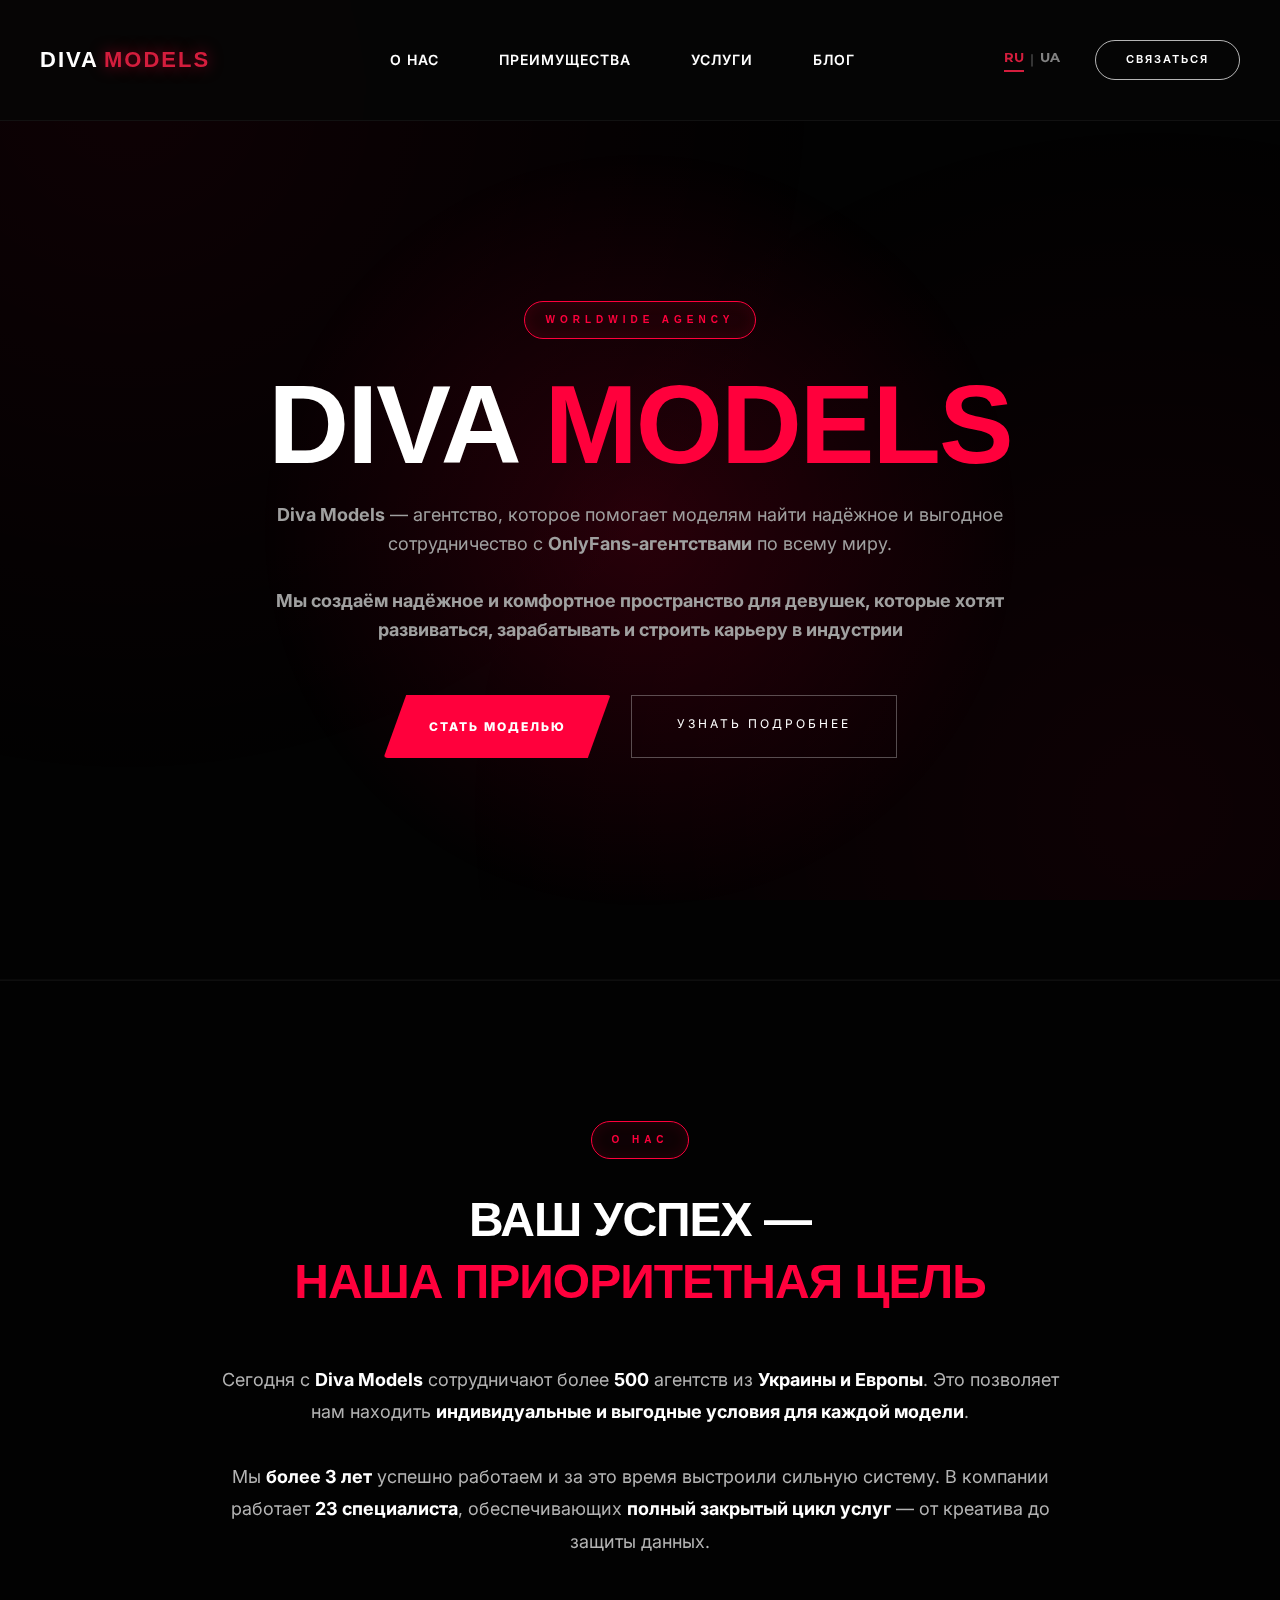
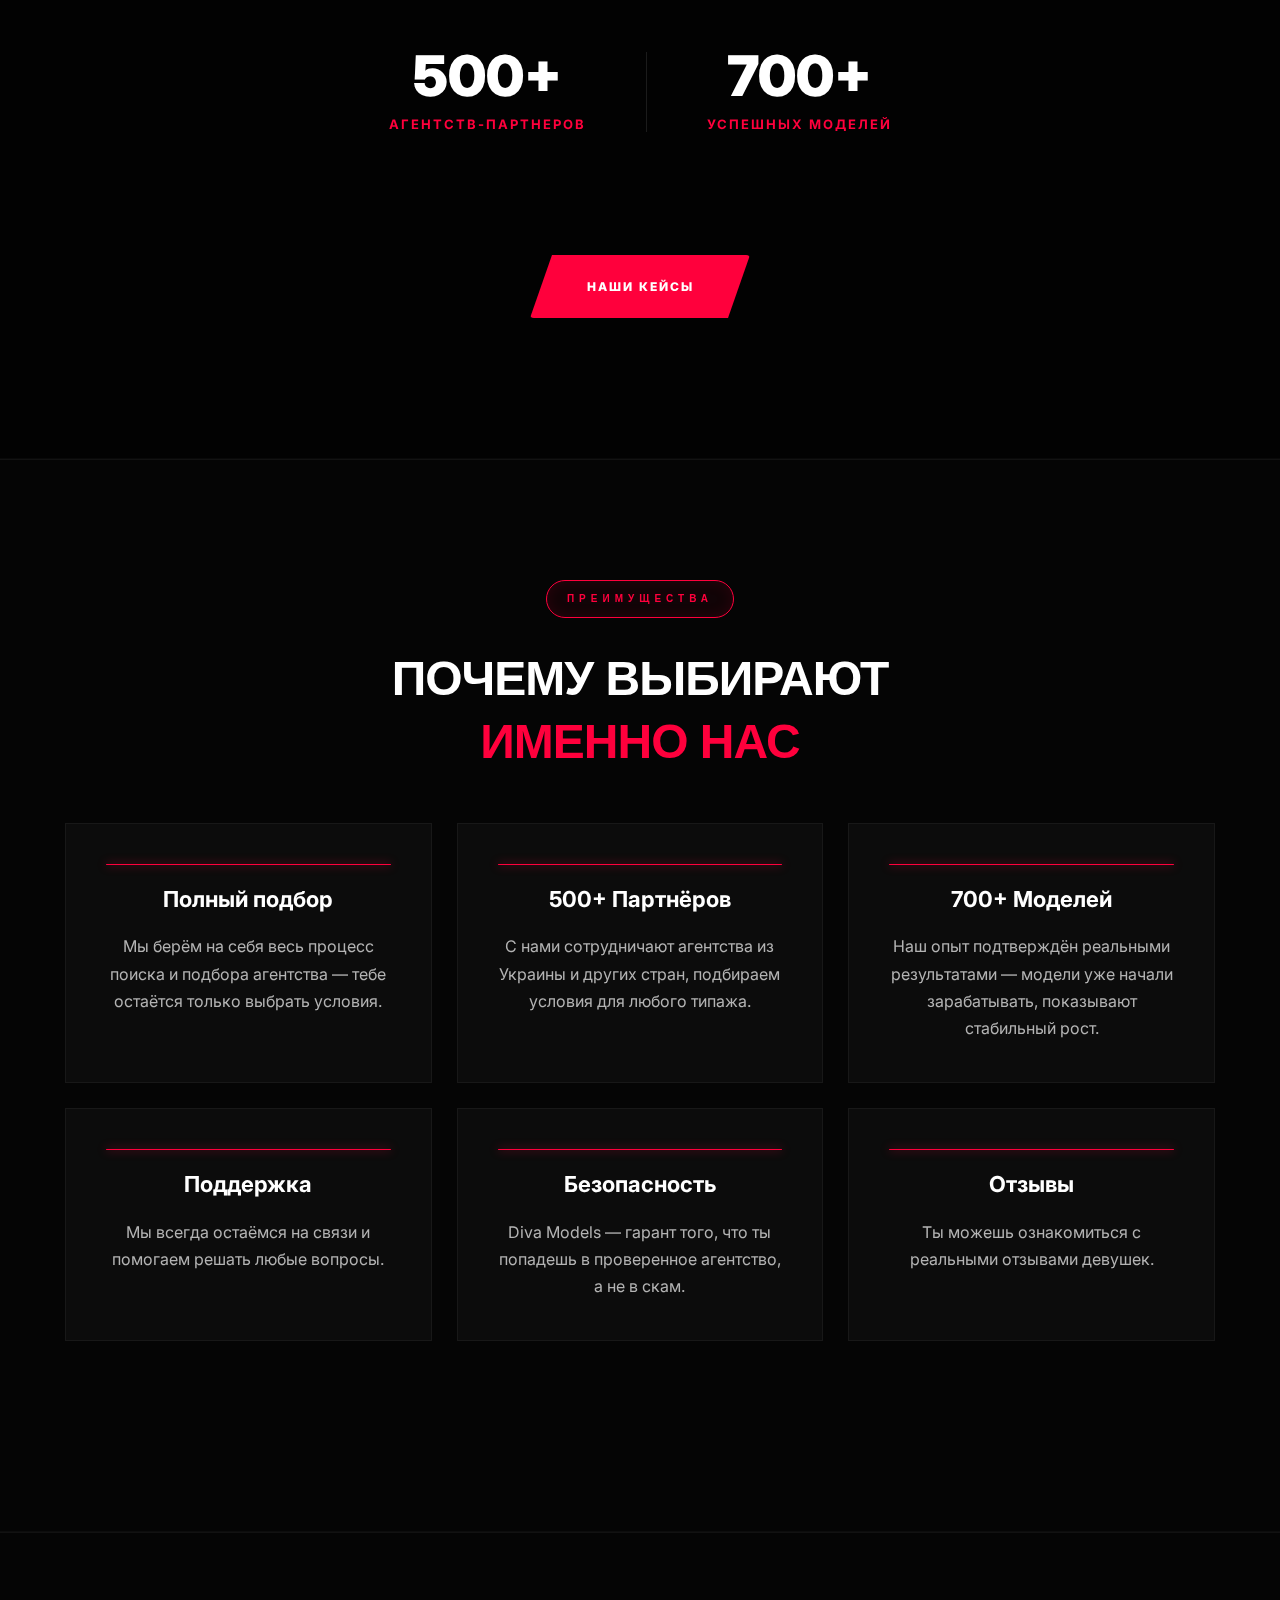
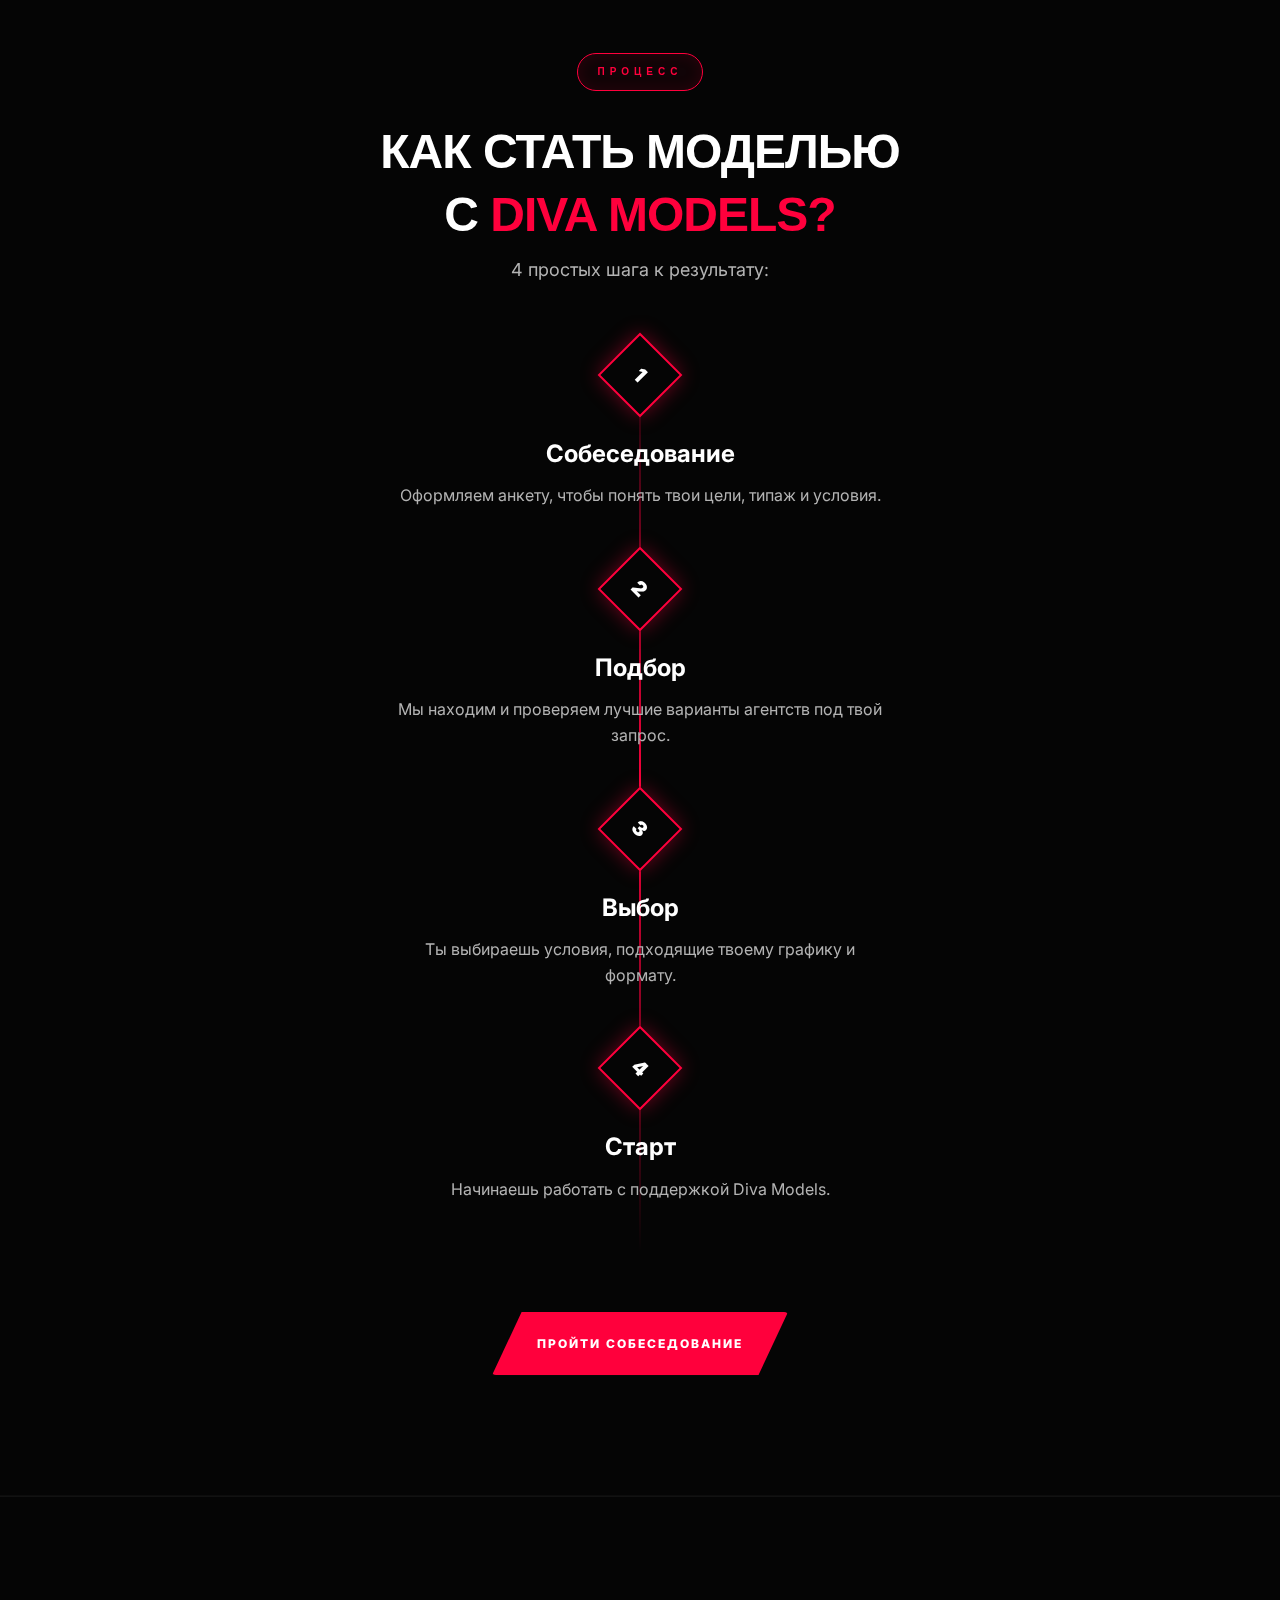
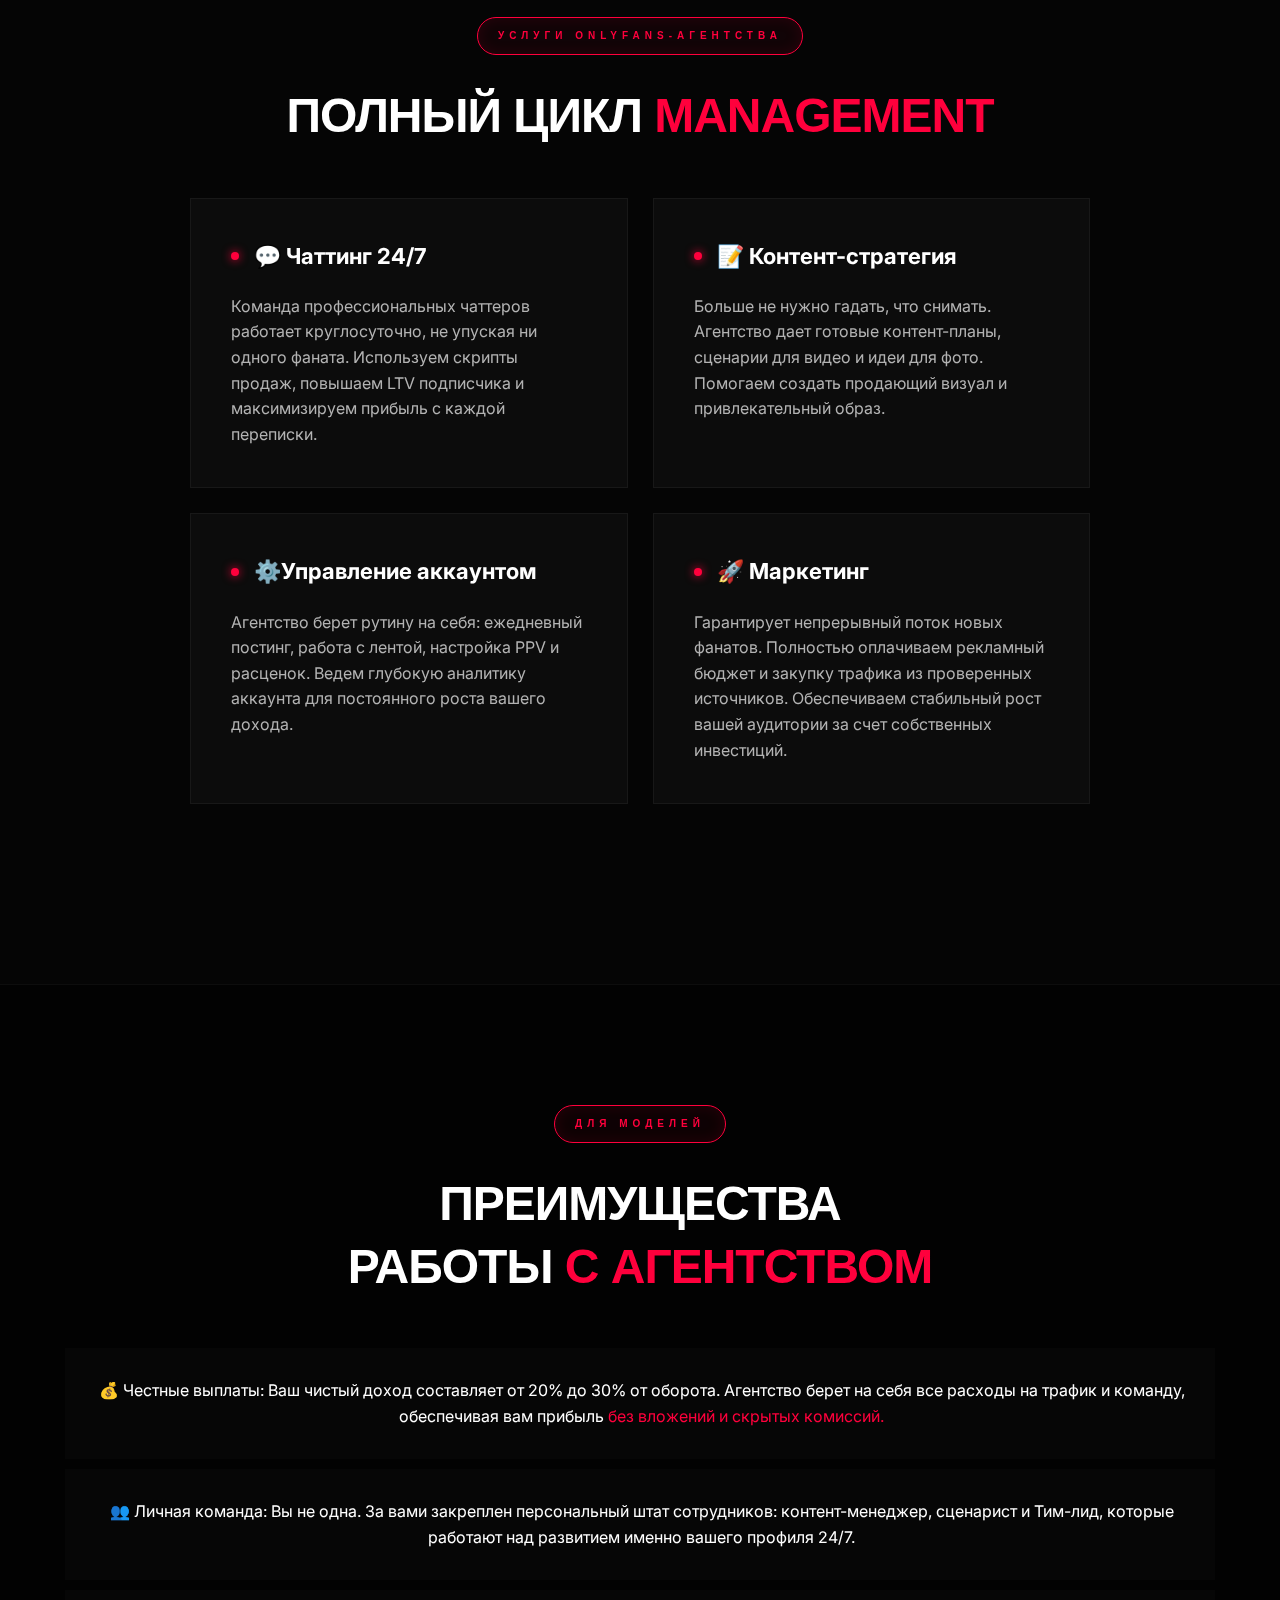
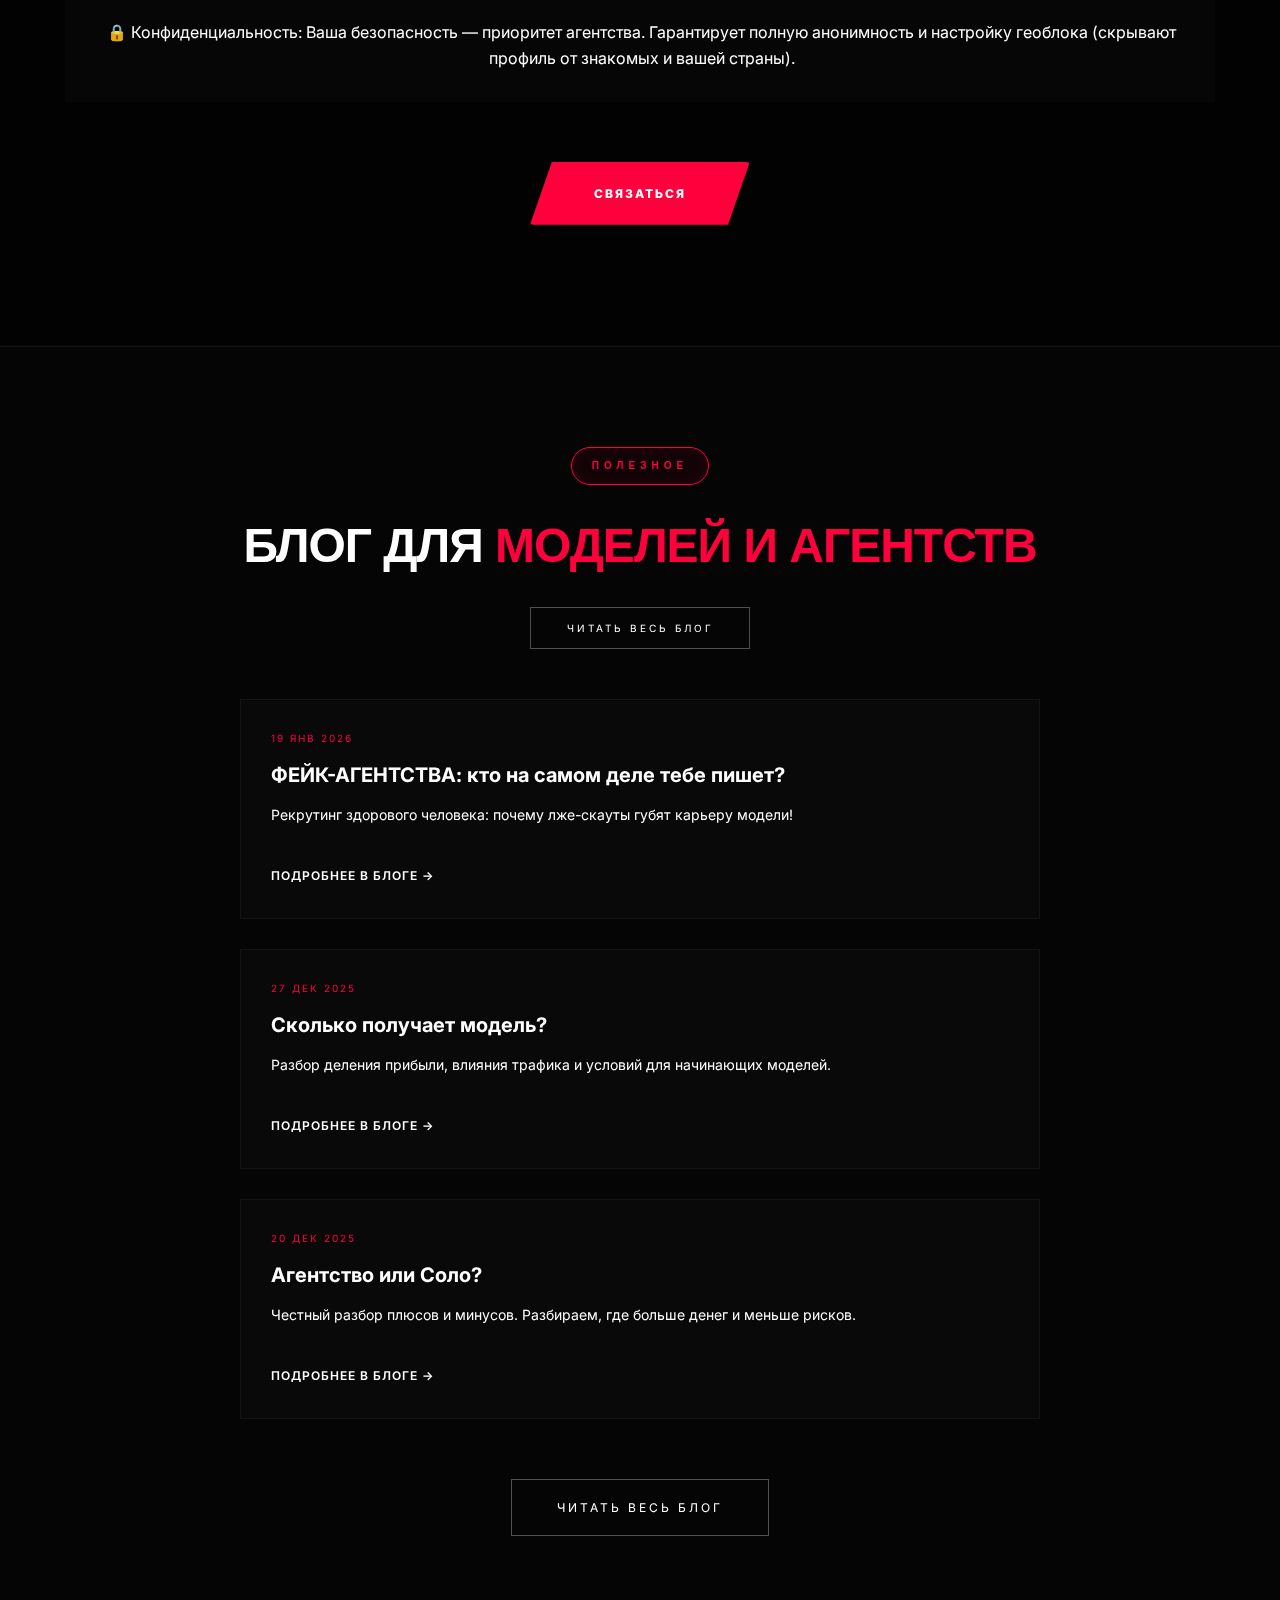
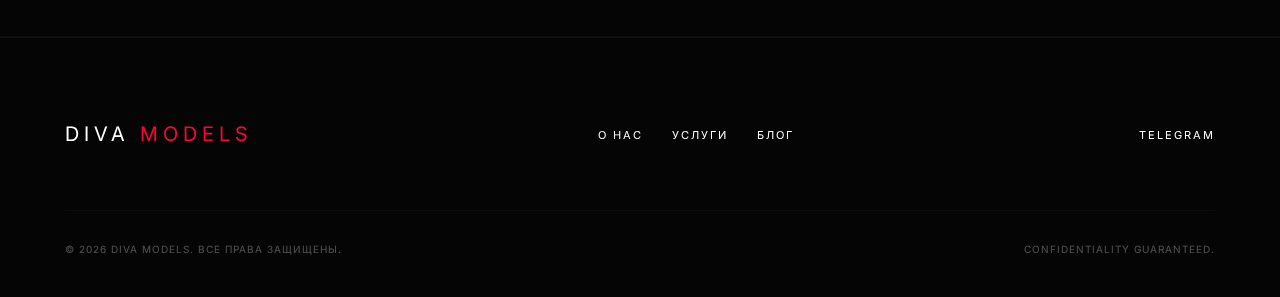
<file: index.html>
<!DOCTYPE html>
<html lang="ru">
<head>
    <meta charset="UTF-8">
    <meta name="viewport" content="width=device-width, initial-scale=1.0">
    <title>DIVA MODELS | Premium Agency</title>
    
    <link rel="icon" href="logo.png" type="image/png">
    <link rel="shortcut icon" href="logo.png" type="image/png">
    <link rel="apple-touch-icon" href="logo.png">

    <meta property="og:type" content="website">
    <meta property="og:site_name" content="DIVA MODELS">
    <meta property="og:title" content="DIVA MODELS | Premium Agency">
    <meta property="og:description" content="Международное агентство. Помогаем моделям найти надёжное сотрудничество.">
    <meta property="og:image" content="logo.png">
    
    <link rel="stylesheet" href="style.css">
    <link href="https://fonts.googleapis.com/css2?family=Montserrat:wght@400;600;700;800;900&family=Syncopate:wght@400;700&family=Inter:wght@300;400;600;800&display=swap" rel="stylesheet">
    
    <style>
        /* --- СТИЛИ ШАПКИ --- */
        header {
            position: fixed;
            top: 0;
            left: 0;
            width: 100%;
            z-index: 1000;
            background: rgba(5, 5, 5, 0.9);
            backdrop-filter: blur(10px);
            border-bottom: 1px solid rgba(255, 255, 255, 0.05);
        }

        .header-content {
            display: flex;
            justify-content: space-between;
            align-items: center;
            padding: 15px 0;
        }

        /* Логотип (Десктоп) */
        .logo {
            font-family: 'Syncopate', sans-serif;
            font-weight: 700;
            font-size: 22px;
            color: #fff;
            letter-spacing: 2px;
            z-index: 2002; 
            position: relative;
            display: flex;       
            align-items: center; 
            gap: 5px;            
        }
        .logo span { color: #d41d3d; }

        /* --- ПРАВАЯ ЧАСТЬ (Язык + Кнопка + Бургер) --- */
        .nav-controls {
            display: flex;
            align-items: center;
            gap: 20px;
            z-index: 2002;
            position: relative;
        }

        /* Переключатель языков */
        .lang-switcher {
            display: flex;
            align-items: center;
            gap: 6px;
            font-family: 'Montserrat', sans-serif;
            font-size: 13px;
            font-weight: 700;
        }

        .lang-btn {
            cursor: pointer;
            transition: all 0.3s ease;
            color: #ffffff;
            opacity: 0.5;
            padding-bottom: 2px;
            border-bottom: 2px solid transparent;
        }

        .lang-btn:hover { opacity: 1; }

        .lang-btn.active {
            opacity: 1 !important;
            color: #d41d3d !important;
            border-bottom: 2px solid #d41d3d;
        }

        .lang-divider { color: #fff; opacity: 0.2; }

        /* --- НАВИГАЦИЯ (Ссылки) --- */
        .main-nav {
            display: flex;
            gap: 30px;
        }

        .main-nav a {
            text-decoration: none;
            color: #fff;
            font-size: 14px;
            text-transform: uppercase;
            letter-spacing: 1px;
            font-weight: 600;
            transition: 0.3s;
        }
        .main-nav a:hover { color: #d41d3d; }

        /* --- БУРГЕР ИКОНКА --- */
        .burger-menu {
            display: none;
            cursor: pointer;
            width: 30px;
            height: 20px;
            position: relative;
        }

        .burger-menu span {
            display: block;
            width: 100%;
            height: 2px;
            background-color: #fff;
            position: absolute;
            transition: 0.3s;
        }

        .burger-menu span:nth-child(1) { top: 0; }
        .burger-menu span:nth-child(2) { top: 9px; }
        .burger-menu span:nth-child(3) { top: 18px; }

        .burger-menu.active span:nth-child(1) { transform: rotate(45deg); top: 9px; background: #d41d3d; }
        .burger-menu.active span:nth-child(2) { opacity: 0; }
        .burger-menu.active span:nth-child(3) { transform: rotate(-45deg); top: 9px; background: #d41d3d; }

        /* --- МОБИЛЬНАЯ АДАПТАЦИЯ --- */
        @media (max-width: 992px) {
            .burger-menu { display: block; } 

            .main-nav {
                position: fixed;
                top: 0;
                left: 0;
                width: 100%;
                height: 100vh;
                background: rgba(5, 5, 5, 0.98);
                backdrop-filter: blur(15px);
                flex-direction: column;
                justify-content: center;
                align-items: center;
                transition: 0.4s ease;
                z-index: 1500;
                gap: 40px;
                opacity: 0;
                pointer-events: none;
            }

            .main-nav.active {
                opacity: 1;
                pointer-events: all;
            }

            .main-nav a {
                font-size: 24px;
                font-weight: 800;
            }

            .logo {
                flex-direction: column;
                align-items: flex-start;
                line-height: 1;
                font-size: 16px !important;
                gap: 2px;
            }
            .logo span {
                display: block;
            }

            .nav-controls {
                gap: 12px;
            }
            
            .btn-pill {
                padding: 8px 15px !important;
                font-size: 10px !important;
                margin-left: 0 !important;
                white-space: nowrap;
            }
        }
    </style>
</head>
<body>

    <header>
        <div class="container header-content">
            <div class="logo">DIVA <span>MODELS</span></div>
            
            <nav class="main-nav" id="mainNav">
                <a href="#about" class="lang" data-ru="О нас" data-ua="Про нас" onclick="closeMenu()">О нас</a>
                <a href="#features" class="lang" data-ru="Преимущества" data-ua="Переваги" onclick="closeMenu()">Преимущества</a>
                <a href="#services" class="lang" data-ru="Услуги" data-ua="Послуги" onclick="closeMenu()">Услуги</a>
                <a href="#blog" class="lang" data-ru="Блог" data-ua="Блог" onclick="closeMenu()">Блог</a>
            </nav>

            <div class="nav-controls">
                
                <div class="lang-switcher">
                    <span class="lang-btn active" id="btn-ru" onclick="setLanguage('ru')">RU</span>
                    <span class="lang-divider">|</span>
                    <span class="lang-btn" id="btn-ua" onclick="setLanguage('ua')">UA</span>
                </div>

                <a href="https://t.me/Diva_ManagerOF" class="btn-pill lang" data-ru="Связаться" data-ua="Зв'язатися" target="_blank">Связаться</a>

                <div class="burger-menu" onclick="toggleMenu()">
                    <span></span>
                    <span></span>
                    <span></span>
                </div>
            </div>
        </div>
    </header>

    <main style="padding-top: 80px;"> 
        <section class="hero" id="hero">
            <div class="container hero-content">
                <div class="label lang" data-ru="WORLDWIDE AGENCY" data-ua="ВСЕСВІТНЯ АГЕНЦІЯ">WORLDWIDE AGENCY</div>
                <h1 class="lang" data-ru="DIVA <span class='text-red'>MODELS</span>" data-ua="DIVA <span class='text-red'>MODELS</span>">
                    DIVA <span class="text-red">MODELS</span>
                </h1>
                <p class="hero-desc lang" 
                   data-ru="<strong>Diva Models</strong> — агентство, которое помогает моделям найти надёжное и выгодное сотрудничество с <strong>OnlyFans-агентствами</strong> по всему миру.<br><br><strong>Мы создаём надёжное и комфортное пространство для девушек, которые хотят развиваться, зарабатывать и строить карьеру в индустрии</strong>"
                   data-ua="<strong>Diva Models</strong> — агенція, яка допомагає моделям знайти надійну та вигідну співпрацю з <strong>OnlyFans-агенціями</strong> по всьому світу.<br><br><strong>Ми створюємо надійний та комфортний простір для дівчат, які прагнуть розвиватися, заробляти та будувати кар'єру в індустрії</strong>">
                    <strong>Diva Models</strong> — агентство, которое помогает моделям найти надёжное и выгодное сотрудничество с <strong>OnlyFans-агентствами</strong> по всему миру.
                </p>
                <div class="buttons">
                    <a href="apply.html" class="btn-primary lang" data-ru="Стать моделью" data-ua="Стати моделлю">Стать моделью</a>
                    <a href="#about" class="btn-outline lang" data-ru="Узнать подробнее" data-ua="Дізнатися більше">Узнать подробнее</a>
                </div>
            </div>
            <div class="red-glow-bg"></div>
        </section>

        <section class="about" id="about">
            <div class="container about-content">
                <div class="label lang" data-ru="О НАС" data-ua="ПРО НАС">О НАС</div>
                <h2 class="section-title lang" 
                    data-ru="ВАШ УСПЕХ — <br><span class='text-red'>НАША ПРИОРИТЕТНАЯ ЦЕЛЬ</span>"
                    data-ua="ВАШ УСПІХ — <br><span class='text-red'>НАША ПРІОРИТЕТНА ЦІЛЬ</span>">
                    ВАШ УСПЕХ — <br><span class="text-red">НАША ПРИОРИТЕТНАЯ ЦЕЛЬ</span>
                </h2>
                
                <p class="about-desc lang" 
                   data-ru="Сегодня с <strong>Diva Models</strong> сотрудничают более <strong>500</strong> агентств из <strong>Украины и Европы</strong>. Это позволяет нам находить <strong>индивидуальные и выгодные условия для каждой модели</strong>.<br><br>Мы <strong>более 3 лет</strong> успешно работаем и за это время выстроили сильную систему. В компании работает <strong>23 специалиста</strong>, обеспечивающих <strong>полный закрытый цикл услуг</strong> — от креатива до защиты данных."
                   data-ua="Сьогодні з <strong>Diva Models</strong> співпрацюють понад <strong>500</strong> агенцій з <strong>України та Європи</strong>. Це дозволяє нам знаходити <strong>індивідуальні та вигідні умови для кожної моделі</strong>.<br><br>Ми <strong>понад 3 роки</strong> успішно працюємо і за цей час вибудували потужну систему. У компанії працює <strong>23 фахівці</strong>, що забезпечують <strong>повний закритий цикл послуг</strong> — від креативу до захисту даних.">
                    Сегодня с Diva Models сотрудничают более 500 агентств...
                </p>

                <div class="about-stats">
                    <div class="stat-item">
                        <span class="stat-number">500+</span>
                        <span class="stat-text lang" data-ru="Агентств-партнеров" data-ua="Агенцій-партнерів">Агентств-партнеров</span>
                    </div>
                    <div class="stat-sep"></div>
                    <div class="stat-item">
                        <span class="stat-number">700+</span>
                        <span class="stat-text lang" data-ru="Успешных моделей" data-ua="Успішних моделей">Успешных моделей</span>
                    </div>
                </div>

                <div class="benefits-cta">
                    <div class="double-buttons">
                        <a href="https://t.me/divareviewsss" class="btn-primary lang" data-ru="Наши кейсы" data-ua="Наші кейси" target="_blank">Наши кейсы</a>       
                    </div>
            </div>
        </section>

        <section class="features" id="features">
            <div class="container">
                <div class="label lang" data-ru="ПРЕИМУЩЕСТВА" data-ua="ПЕРЕВАГИ">ПРЕИМУЩЕСТВА</div>
                <h2 class="section-title lang" 
                    data-ru="ПОЧЕМУ ВЫБИРАЮТ <br><span class='text-red'>ИМЕННО НАС</span>"
                    data-ua="ЧОМУ ОБИРАЮТЬ <br><span class='text-red'>САМЕ НАС</span>">
                    ПОЧЕМУ ВЫБИРАЮТ <br><span class="text-red">ИМЕННО НАС</span>
                </h2>

                <div class="features-grid">
                    <div class="feature-card">
                        <div class="card-line"></div>
                        <h3 class="lang" data-ru="Полный подбор" data-ua="Повний підбір">Полный подбор</h3>
                        <p class="lang" data-ru="Мы берём на себя весь процесс поиска и подбора агентства — тебе остаётся только выбрать условия." data-ua="Ми беремо на себе весь процес пошуку та підбору агенції — тобі залишається лише обрати умови.">Мы берём на себя весь процесс поиска...</p>
                    </div>
                    <div class="feature-card">
                        <div class="card-line"></div>
                        <h3 class="lang" data-ru="500+ Партнёров" data-ua="500+ Партнерів">500+ Партнёров</h3>
                        <p class="lang" data-ru="С нами сотрудничают агентства из Украины и других стран, подбираем условия для любого типажа." data-ua="З нами співпрацюють агенції з України та інших країн, підбираємо умови для будь-якого типажу.">С нами сотрудничают агентства...</p>
                    </div>
                    <div class="feature-card">
                        <div class="card-line"></div>
                        <h3 class="lang" data-ru="700+ Моделей" data-ua="700+ Моделей">700+ Моделей</h3>
                        <p class="lang" data-ru="Наш опыт подтверждён реальными результатами — модели уже начали зарабатывать, показывают стабильный рост." data-ua="Наш досвід підтверджений реальними результатами — моделі вже почали заробляти, демонструють стабільне зростання.">Наш опыт подтверждён реальными результатами...</p>
                    </div>
                    <div class="feature-card">
                        <div class="card-line"></div>
                        <h3 class="lang" data-ru="Поддержка" data-ua="Підтримка">Поддержка</h3>
                        <p class="lang" data-ru="Мы всегда остаёмся на связи и помогаем решать любые вопросы." data-ua="Ми завжди залишаємося на зв'язку та допомагаємо вирішувати будь-які питання.">Мы всегда остаёмся на связи...</p>
                    </div>
                    <div class="feature-card">
                        <div class="card-line"></div>
                        <h3 class="lang" data-ru="Безопасность" data-ua="Безпека">Безопасность</h3>
                        <p class="lang" data-ru="Diva Models — гарант того, что ты попадешь в проверенное агентство, а не в скам." data-ua="Diva Models — гарант того, що ти потрапиш до перевіреної агенції, а не до скаму.">Diva Models — гарант безопасности...</p>
                    </div>
                    <div class="feature-card">
                        <div class="card-line"></div>
                        <h3 class="lang" data-ru="Отзывы" data-ua="Відгуки">Отзывы</h3>
                        <p class="lang" data-ru="Ты можешь ознакомиться с реальными отзывами девушек." data-ua="Ти можеш ознайомитись із реальними відгуками дівчат.">Ты можешь ознакомиться с реальными отзывами...</p>
                    </div>
                </div>
            </div>
        </section>

        <section class="steps" id="steps">
            <div class="container">
                <div class="label lang" data-ru="ПРОЦЕСС" data-ua="ПРОЦЕС">ПРОЦЕСС</div>
                <h2 class="section-title lang" 
                    data-ru="КАК СТАТЬ МОДЕЛЬЮ <br>С <span class='text-red'>DIVA MODELS?</span>"
                    data-ua="ЯК СТАТИ МОДЕЛЛЮ <br>З <span class='text-red'>DIVA MODELS?</span>">
                    КАК СТАТЬ МОДЕЛЬЮ <br>С <span class="text-red">DIVA MODELS?</span>
                </h2>
                
                <p class="steps-intro lang" data-ru="4 простых шага к результату:" data-ua="4 прості кроки до результату:">4 простых шага к результату:</p>

                <div class="steps-container">
                    <div class="step-item">
                        <div class="step-circle">1</div>
                        <div class="step-info">
                            <h3 class="lang" data-ru="Собеседование" data-ua="Співбесіда">Собеседование</h3>
                            <p class="lang" data-ru="Оформляем анкету, чтобы понять твои цели, типаж и условия." data-ua="Оформляємо анкету, щоб зрозуміти твої цілі, типаж та умови.">Оформляем анкету...</p>
                        </div>
                    </div>
                    <div class="step-item">
                        <div class="step-circle">2</div>
                        <div class="step-info">
                            <h3 class="lang" data-ru="Подбор" data-ua="Підбір">Подбор</h3>
                            <p class="lang" data-ru="Мы находим и проверяем лучшие варианты агентств под твой запрос." data-ua="Ми знаходимо та перевіряємо найкращі варіанти агенцій під твій запит.">Мы находим лучшие варианты...</p>
                        </div>
                    </div>
                    <div class="step-item">
                        <div class="step-circle">3</div>
                        <div class="step-info">
                            <h3 class="lang" data-ru="Выбор" data-ua="Вибір">Выбор</h3>
                            <p class="lang" data-ru="Ты выбираешь условия, подходящие твоему графику и формату." data-ua="Ти обираєш умови, що підходять твоєму графіку та формату.">Ты выбираешь условия...</p>
                        </div>
                    </div>
                    <div class="step-item">
                        <div class="step-circle">4</div>
                        <div class="step-info">
                            <h3 class="lang" data-ru="Старт" data-ua="Старт">Старт</h3>
                            <p class="lang" data-ru="Начинаешь работать с поддержкой Diva Models." data-ua="Починаєш працювати з підтримкою Diva Models.">Начинаешь работать...</p>
                        </div>
                    </div>
                </div>
                
                <div class="steps-cta">
                    <a href="https://t.me/Diva_ManagerOF" class="btn-primary lang" data-ru="Пройти собеседование" data-ua="Пройти співбесіду" target="_blank">Пройти собеседование</a>
                </div>
            </div>
        </section>

        <section class="services" id="services">
            <div class="container">
                <div class="label lang" data-ru="УСЛУГИ ONLYFANS-АГЕНТСТВА" data-ua="ПОСЛУГИ ONLYFANS-АГЕНЦІЇ">УСЛУГИ ONLYFANS-АГЕНТСТВА</div>
                <h2 class="section-title lang" 
                    data-ru="ПОЛНЫЙ ЦИКЛ <span class='text-red'>MANAGEMENT</span>"
                    data-ua="ПОВНИЙ ЦИКЛ <span class='text-red'>MANAGEMENT</span>">
                    ПОЛНЫЙ ЦИКЛ <span class="text-red">MANAGEMENT</span>
                </h2>

                <div class="services-list">
                    <div class="service-item">
                        <div class="service-header"><span class="service-dot"></span><h3 class="lang" data-ru="💬 Чаттинг 24/7" data-ua="💬 Чаттинг 24/7">Чаттинг 24/7</h3></div>
                        <p class="lang" data-ru="Команда профессиональных чаттеров работает круглосуточно, не упуская ни одного фаната. Используем скрипты продаж, повышаем LTV подписчика и максимизируем прибыль с каждой переписки." data-ua="Команда професійних чаттерів працює цілодобово, не пропускаючи жодного фаната. Використовуємо скрипти продажів, підвищуємо LTV підписника і максимізуємо прибуток з кожного листування.">Команда профессиональных чаттеров...</p>
                    </div>
                    <div class="service-item">
                        <div class="service-header"><span class="service-dot"></span><h3 class="lang" data-ru="📝 Контент-стратегия" data-ua="📝Контент-стратегія">Контент-стратегия</h3></div>
                        <p class="lang" data-ru="Больше не нужно гадать, что снимать. Агентство дает готовые контент-планы, сценарии для видео и идеи для фото. Помогаем создать продающий визуал и привлекательный образ." data-ua="Більше не потрібно гадати, що знімати. Агентство надає готові контент-плани, сценарії для відео та ідеї для фото. Допомагаємо створити візуал, що продає, та привабливий образ.">Планирование публикаций...</p>
                    </div>
                    <div class="service-item">
                        <div class="service-header"><span class="service-dot"></span><h3 class="lang" data-ru="⚙️Управление аккаунтом" data-ua="⚙️Управління акаунтом"> ⚙️Управление аккаунтом</h3></div>
                        <p class="lang" data-ru="Агентство берет рутину на себя: ежедневный постинг, работа с лентой, настройка PPV и расценок. Ведем глубокую аналитику аккаунта для постоянного роста вашего дохода." data-ua="Агентство бере на себе рутину: щоденний постинг, робота зі стрічкою, налаштування PPV і розцінок. Проводимо глибоку аналітику акаунта для постійного зростання вашого доходу.">Ведение профиля...</p>
                    </div>
                    <div class="service-item">
                        <div class="service-header"><span class="service-dot"></span><h3 class="lang" data-ru="🚀 Маркетинг" data-ua="🚀 Маркетинг">Маркетинг</h3></div>
                        <p class="lang" data-ru="Гарантирует непрерывный поток новых фанатов. Полностью оплачиваем рекламный бюджет и закупку трафика из проверенных источников. Обеспечиваем стабильный рост вашей аудитории за счет собственных инвестиций." data-ua="Гарантує безперервний потік нових фанатів. Повністю оплачуємо рекламний бюджет і закупівлю трафіку з перевірених джерел. Забезпечуємо стабільне зростання вашої аудиторії за рахунок власних інвестицій.">Shoutouts, реклама, TikTok...</p>
                    </div>
                </div>
            </div>
        </section>

        <section class="benefits" id="benefits">
            <div class="container">
                <div class="label lang" data-ru="ДЛЯ МОДЕЛЕЙ" data-ua="ДЛЯ МОДЕЛЕЙ">ДЛЯ МОДЕЛЕЙ</div>
                <h2 class="section-title lang" 
                    data-ru="ПРЕИМУЩЕСТВА <br>РАБОТЫ <span class='text-red'>С АГЕНТСТВОМ</span>"
                    data-ua="ПЕРЕВАГИ <br>РОБОТИ <span class='text-red'>З АГЕНТСТВОМ</span>">
                    ПРЕИМУЩЕСТВА <br>РАБОТЫ <span class="text-red">С АГЕНТСТВОМ</span>
                </h2>

                <div class="benefits-container">
                    <div class="benefit-row">
                        <div class="benefit-detail lang" data-ru="💰 Честные выплаты: Ваш чистый доход составляет от 20% до 30% от оборота. Агентство берет на себя все расходы на трафик и команду, обеспечивая вам прибыль <span class='text-red'>без вложений и скрытых комиссий.</span>" data-ua="💰 Чесні виплати: Ваш чистий дохід становить від 20% до 30% від обороту. Агенція бере на себе всі витрати на трафік і команду, забезпечуючи вам прибуток <span class='text-red'>без вкладень і прихованих комісій.</span>">Доход модели от <span class="text-red">20% до 30%</span></div>
                    </div>
              
                    <div class="benefit-row">
                      <div class="benefit-detail lang" data-ru="👥 Личная команда: Вы не одна. За вами закреплен персональный штат сотрудников: контент-менеджер, сценарист и Тим-лид, которые работают над развитием именно вашего профиля 24/7." data-ua="👥 Особиста команда: Ви не одна. За вами закріплений персональний штат співробітників: контент-менеджер, сценарист і Тім-лід, які працюють над розвитком саме вашого профілю 24/7.">👥 Личная команда</div>
                    </div>
                    <div class="benefit-row">
                        <div class="benefit-detail lang" data-ru="🔒 Конфиденциальность: Ваша безопасность — приоритет агентства. Гарантирует полную анонимность и настройку геоблока (скрывают профиль от знакомых и вашей страны)." data-ua="🔒 Конфіденційність: Ваша безпека — пріоритет агентства. Гарантує повну анонімність і налаштування геоблоку (приховують профіль від знайомих і вашої країни)">🔒 Конфиденциальность</div>
                    </div>
                </div>

                <div class="benefits-cta">
                    <div class="double-buttons">
                        <a href="https://t.me/Diva_ManagerOF" class="btn-primary lang" data-ru="Связаться" data-ua="Зв'язатися" target="_blank">Связаться</a>       
                    </div>
                </div>
            </div>
        </section>

        <section class="blog" id="blog" style="padding: 100px 0;">
            <div class="container">
                <div class="label lang" data-ru="ПОЛЕЗНОЕ" data-ua="КОРИСНЕ" style="text-align: center;">ПОЛЕЗНОЕ</div>
                <h2 class="section-title lang" 
                    data-ru="БЛОГ ДЛЯ <span class='text-red'>МОДЕЛЕЙ И АГЕНТСТВ</span>"
                    data-ua="БЛОГ ДЛЯ <span class='text-red'>МОДЕЛЕЙ ТА АГЕНЦІЙ</span>"
                    style="text-align: center; margin-bottom: 30px;">
                    БЛОГ ДЛЯ <span class="text-red">МОДЕЛЕЙ И АГЕНТСТВ</span>
                </h2>

                <div style="text-align: center; margin-bottom: 50px;">
                    <a href="blog.html" class="btn-outline lang" data-ru="Читать весь блог" data-ua="Читати весь блог" style="font-size: 10px; padding: 12px 25px;">Читать весь блог</a>
                </div>
                
                <div class="blog-grid" style="display: flex; flex-direction: column; gap: 30px; max-width: 800px; margin: 0 auto;">
                    <article class="blog-card reveal" style="width: 100%; text-align: left;">
                        <div class="blog-date lang" data-ru="19 ЯНВ 2026" data-ua="19 СІЧ 2026">19 ЯНВ 2026</div>
                        <h3 class="lang" data-ru="ФЕЙК-АГЕНТСТВА: кто на самом деле тебе пишет?" data-ua="ФЕЙК-АГЕНЦІЇ: хто насправді тобі пише?">ФЕЙК-АГЕНТСТВА: кто на самом деле тебе пишет?</h3>
                        <p class="lang" data-ru="Рекрутинг здорового человека: почему лже-скауты губят карьеру модели!" data-ua="Рекрутинг здорової людини: чому лже-скаути гублять кар'єру моделі!">Рекрутинг здорового человека...</p>
                        <a href="article5.html" class="blog-link lang" data-ru="Подробнее в блоге →" data-ua="Детальніше у блозі →" style="margin-top: 20px; display: inline-block;">Подробнее в блоге →</a>
                    </article>          
                    <article class="blog-card reveal" style="width: 100%; text-align: left;">
                        <div class="blog-date lang" data-ru="27 ДЕК 2025" data-ua="27 ГРУ 2025">27 ДЕК 2025</div>
                        <h3 class="lang" data-ru="Сколько получает модель?" data-ua="Скільки отримує модель?">Сколько получает модель?</h3>
                        <p class="lang" data-ru="Разбор деления прибыли, влияния трафика и условий для начинающих моделей." data-ua="Розбір розподілу прибутку, впливу трафіку та умов для моделей-початківців.">Разбор деления прибыли...</p>
                        <a href="article2.html" class="blog-link lang" data-ru="Подробнее в блоге →" data-ua="Детальніше у блозі →" style="margin-top: 20px; display: inline-block;">Подробнее в блоге →</a>
                    </article>
                    <article class="blog-card reveal" style="width: 100%; text-align: left;">
                        <div class="blog-date lang" data-ru="20 ДЕК 2025" data-ua="20 ГРУ 2025">20 ДЕК 2025</div>
                        <h3 class="lang" data-ru="Агентство или Соло?" data-ua="Агенція чи Соло?">Агентство или Соло?</h3>
                        <p class="lang" data-ru="Честный разбор плюсов и минусов. Разбираем, где больше денег и меньше рисков." data-ua="Чесний розбір плюсів та мінусів. Розбираємо, де більше грошей і менше ризиків.">Честный разбор плюсов и минусов...</p>
                        <a href="article1.html" class="blog-link lang" data-ru="Подробнее в блоге →" data-ua="Детальніше у блозі →" style="margin-top: 20px; display: inline-block;">Подробнее в блоге →</a>
                    </article>
                </div>

                <div style="margin-top: 60px; text-align: center;">
                    <a href="blog.html" class="btn-outline lang" data-ru="Читать весь блог" data-ua="Читати весь блог">Читать весь блог</a>
                </div>
            </div>
        </section>

  
        </section>
    <footer class="footer">
        <div class="container">
            <div class="footer-top">
                <div class="footer-logo">DIVA <span>MODELS</span></div>
                <div class="footer-nav">
                    <a href="#about" class="lang" data-ru="О нас" data-ua="Про нас">О нас</a>
                    <a href="#services" class="lang" data-ru="Услуги" data-ua="Послуги">Услуги</a>
                    <a href="#blog" class="lang" data-ru="Блог" data-ua="Блог">Блог</a>
                </div>
                <div class="footer-socials">
                    <a href="https://t.me/Diva_ManagerOF" target="_blank">Telegram</a>
                </div>
            </div>
            <div class="footer-bottom">
                <p class="lang" data-ru="&copy; 2026 DIVA MODELS. Все права защищены." data-ua="&copy; 2026 DIVA MODELS. Усі права захищені.">&copy; 2026 DIVA MODELS. Все права защищены.</p>
                <p>Confidentiality Guaranteed.</p>
            </div>
        </div>
    </footer>

    <script>
        // --- ФУНКЦИЯ ДЛЯ БУРГЕР-МЕНЮ ---
        function toggleMenu() {
            const menu = document.getElementById('mainNav');
            const burger = document.querySelector('.burger-menu');
            
            menu.classList.toggle('active');
            burger.classList.toggle('active');
        }

        function closeMenu() {
            const menu = document.getElementById('mainNav');
            const burger = document.querySelector('.burger-menu');
            
            menu.classList.remove('active');
            burger.classList.remove('active');
        }

        // --- ФУНКЦИЯ ПЕРЕКЛЮЧЕНИЯ ЯЗЫКА ---
        function setLanguage(lang) {
            localStorage.setItem('diva_lang', lang);

            // Меняем текст везде
            document.querySelectorAll('.lang').forEach(el => {
                const text = el.getAttribute(`data-${lang}`);
                if (text) {
                    el.innerHTML = text;
                }
            });

            // Обновляем подсветку кнопок
            const btnRu = document.getElementById('btn-ru');
            const btnUa = document.getElementById('btn-ua');

            if (lang === 'ru') {
                btnRu.classList.add('active');
                btnUa.classList.remove('active');
            } else {
                btnUa.classList.add('active');
                btnRu.classList.remove('active');
            }
        }

        // --- ФУНКЦИЯ АНИМАЦИИ ПРИ СКРОЛЛЕ ---
        function reveal() {
            var reveals = document.querySelectorAll("section, .feature-card, .service-item, .blog-card");

            for (var i = 0; i < reveals.length; i++) {
                var windowHeight = window.innerHeight;
                var elementTop = reveals[i].getBoundingClientRect().top;
                var elementVisible = 100; 

                if (elementTop < windowHeight - elementVisible) {
                    reveals[i].classList.add("active");
                }
            }
        }

        // --- ИНИЦИАЛИЗАЦИЯ ---
        window.onload = () => {
            const savedLang = localStorage.getItem('diva_lang') || 'ru';
            setLanguage(savedLang);
            reveal();
        };

        window.addEventListener("scroll", reveal);
    </script>
<script>
    const tgForm = document.getElementById('tg-form');
    
    if(tgForm) {
        tgForm.addEventListener('submit', function(e) {
            e.preventDefault(); // Останавливаем перезагрузку страницы

            // 1. ВСТАВЬТЕ СЮДА ВАШ ТОКЕН БОТА (между кавычками)
            const TOKEN = "7216276855:AAHiVB9OTH9nmmyHQVixHuI25P5iyHu6wds"; 
            
            // 2. ВСТАВЬТЕ СЮДА ВАШ CHAT ID (между кавычками, с минусом, если это группа)
            const CHAT_ID = "-1002276800723";
            
            const URI_API = `https://api.telegram.org/bot${TOKEN}/sendMessage`;

            // Собираем данные
            const name = document.getElementById('model_name').value;
            const phone = document.getElementById('model_phone').value;
            const tg = document.getElementById('model_tg').value;

            // Формируем текст сообщения для вас
            let message = `🔥 <b>Новая заявка (DIVA MODELS)</b>\n\n`;
            message += `👤 <b>Имя:</b> ${name}\n`;
            message += `📞 <b>Телефон:</b> ${phone}\n`;
            message += `✈️ <b>Telegram:</b> ${tg}`;

            const btn = this.querySelector('button');
            const originalBtnText = btn.innerText;
            btn.innerText = "Отправка..."; 

            // Отправляем
            fetch(URI_API, {
                method: 'POST',
                headers: { 'Content-Type': 'application/json' },
                body: JSON.stringify({
                    chat_id: CHAT_ID,
                    text: message,
                    parse_mode: 'html'
                })
            })
            .then(res => {
                if (res.ok) {
                    btn.innerText = "✅ Успешно!";
                    btn.style.background = "#28a745"; 
                    btn.style.color = "#fff";
                    this.reset(); // Очищаем форму
                    setTimeout(() => {
                        btn.innerText = originalBtnText;
                        btn.style.background = "";
                    }, 3000);
                } else {
                    alert("Ошибка отправки. Проверьте Токен и Chat ID.");
                    btn.innerText = originalBtnText;
                }
            })
            .catch(err => {
                alert("Ошибка сети. Проверьте интернет.");
                btn.innerText = originalBtnText;
            });
        });
    }
</script>
</body>
</html>
</file>
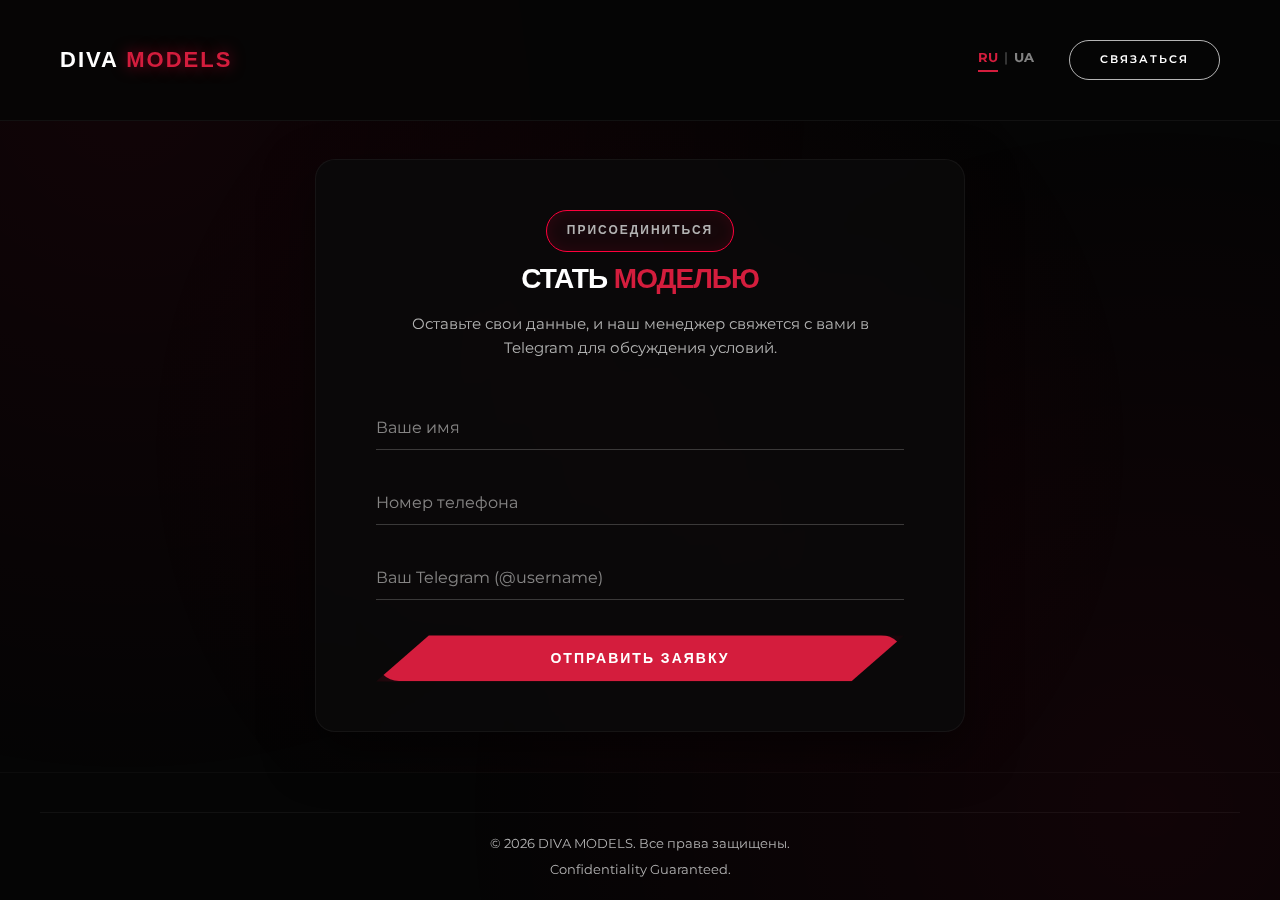
<file: apply.html>
<!DOCTYPE html>
<html lang="ru">
<head>
    <meta charset="UTF-8">
    <meta name="viewport" content="width=device-width, initial-scale=1.0">
    <title>Оставить заявку | DIVA MODELS</title>
    
    <link rel="icon" href="logo.png" type="image/png">
    <link rel="stylesheet" href="style.css">
    <link href="https://fonts.googleapis.com/css2?family=Montserrat:wght@400;600;700;800;900&family=Syncopate:wght@400;700&family=Inter:wght@300;400;600;800&display=swap" rel="stylesheet">
    
    <style>
        /* --- ЖЕЛЕЗОБЕТОННЫЙ ТЕМНЫЙ ФОН --- */
        body {
            background-color: #050505 !important;
            color: #ffffff !important;
            font-family: 'Montserrat', sans-serif;
            margin: 0;
            padding: 0;
        }

        body.page-apply {
            display: flex;
            flex-direction: column;
            min-height: 100vh;
        }

        /* --- СТИЛИ ШАПКИ ДЛЯ ЭТОЙ СТРАНИЦЫ --- */
        header {
            position: fixed;
            top: 0; left: 0; width: 100%;
            z-index: 1000;
            background: rgba(5, 5, 5, 0.9);
            backdrop-filter: blur(10px);
            border-bottom: 1px solid rgba(255, 255, 255, 0.05);
        }
        .header-content {
            display: flex;
            justify-content: space-between;
            align-items: center;
            padding: 15px 20px;
            max-width: 1200px;
            margin: 0 auto;
        }
        .logo {
            font-family: 'Syncopate', sans-serif;
            font-weight: 700;
            font-size: 22px;
            color: #fff;
            letter-spacing: 2px;
            text-decoration: none;
        }
        .logo span { color: #d41d3d; }

        .nav-controls {
            display: flex;
            align-items: center;
            gap: 20px;
        }
        .lang-switcher {
            display: flex; gap: 6px; font-size: 13px; font-weight: 700;
        }
        .lang-btn {
            cursor: pointer; color: #ffffff; opacity: 0.5;
            padding-bottom: 2px; border-bottom: 2px solid transparent; transition: 0.3s;
        }
        .lang-btn.active { opacity: 1; color: #d41d3d; border-color: #d41d3d; }
        .lang-divider { opacity: 0.2; }
        
        .btn-pill {
            text-decoration: none; color: #ffffff; font-size: 11px;
            font-weight: 600; letter-spacing: 2px; text-transform: uppercase;
            padding: 10px 30px; border: 1px solid rgba(255, 255, 255, 0.7);
            border-radius: 50px; transition: 0.3s;
        }
        .btn-pill:hover { background: #fff; color: #000; }

        /* --- СТИЛИ ФОРМЫ --- */
        main {
            flex: 1; display: flex; align-items: center; justify-content: center;
            margin-top: 80px;
        }
        .apply-section {
            width: 100%; padding: 40px 0;
            background: radial-gradient(circle at center, rgba(212, 29, 61, 0.05) 0%, transparent 70%);
        }
        .apply-box {
            background: rgba(10, 10, 10, 0.8); backdrop-filter: blur(15px);
            border: 1px solid rgba(255, 255, 255, 0.05); border-radius: 20px;
            padding: 50px 60px; max-width: 650px; margin: 0 auto;
            box-shadow: 0 20px 50px rgba(0,0,0,0.5);
        }
        .apply-form { display: flex; flex-direction: column; gap: 25px; }
        .input-group { position: relative; text-align: left; }
        .input-group input {
            width: 100%; padding: 15px 0; font-size: 16px; color: #fff;
            background: transparent; border: none; border-bottom: 1px solid rgba(255, 255, 255, 0.2);
            outline: none; transition: 0.3s ease; font-family: 'Montserrat', sans-serif;
        }
        .input-group label {
            position: absolute; top: 15px; left: 0; font-size: 16px; color: rgba(255, 255, 255, 0.5);
            pointer-events: none; transition: 0.3s ease; font-family: 'Montserrat', sans-serif;
        }
        .input-group input:focus ~ label, .input-group input:not(:placeholder-shown) ~ label {
            top: -12px; font-size: 12px; color: #d41d3d;
        }
        .input-group input:focus { border-bottom-color: #d41d3d; }
        
        .btn-primary {
            background: #d41d3d; color: #fff; padding: 15px; border: none; border-radius: 50px;
            font-size: 14px; font-weight: 700; cursor: pointer; transition: 0.3s; text-transform: uppercase;
        }
        .btn-primary:hover { background: #ff003c; transform: translateY(-2px); box-shadow: 0 5px 15px rgba(212,29,61,0.4); }
        .text-red { color: #d41d3d; }

        /* --- МОБИЛЬНАЯ АДАПТАЦИЯ --- */
        @media (max-width: 768px) {
            .apply-box { padding: 30px 20px; border: none; background: transparent; box-shadow: none; }
            .nav-controls { gap: 10px; }
            .btn-pill { padding: 8px 15px; font-size: 10px; }
            .logo { font-size: 16px; }
        }
    </style>
</head>
<body class="page-apply">

    <header>
        <div class="header-content">
            <a href="index.html" class="logo">DIVA <span>MODELS</span></a>

            <div class="nav-controls">
                <div class="lang-switcher">
                    <span class="lang-btn active" id="btn-ru" onclick="setLanguage('ru')">RU</span>
                    <span class="lang-divider">|</span>
                    <span class="lang-btn" id="btn-ua" onclick="setLanguage('ua')">UA</span>
                </div>
                <a href="https://t.me/Diva_ManagerOF" class="btn-pill lang" data-ru="Связаться" data-ua="Зв'язатися" target="_blank">Связаться</a>
            </div>
        </div>
    </header>

    <main>
        <section class="apply-section" id="apply">
            <div class="apply-box">
                <div class="label lang" data-ru="ПРИСОЕДИНИТЬСЯ" data-ua="ПРИЄДНАТИСЯ" style="text-align: center; color: var(--gray-text); font-size: 12px; letter-spacing: 2px; margin-bottom: 10px;">ПРИСОЕДИНИТЬСЯ</div>
                <h2 class="section-title lang" 
                    data-ru="СТАТЬ <span class='text-red'>МОДЕЛЬЮ</span>" 
                    data-ua="СТАТИ <span class='text-red'>МОДЕЛЛЮ</span>" 
                    style="text-align: center; font-size: 28px; margin-bottom: 15px;">
                    СТАТЬ <span class="text-red">МОДЕЛЬЮ</span>
                </h2>
                
                <p class="lang" style="text-align: center; color: #b3b3b3; margin-bottom: 40px; font-size: 15px; line-height: 1.6;"
                   data-ru="Оставьте свои данные, и наш менеджер свяжется с вами в Telegram для обсуждения условий." 
                   data-ua="Залиште свої дані, і наш менеджер зв'яжеться з вами в Telegram для обговорення умов.">
                   Оставьте свои данные, и наш менеджер свяжется с вами в Telegram для обсуждения условий.
                </p>

                <form action="#" method="POST" class="apply-form" id="tg-form">
                    <div class="input-group">
                        <input type="text" id="model_name" required placeholder=" ">
                        <label for="model_name" class="lang" data-ru="Ваше имя" data-ua="Ваше ім'я">Ваше имя</label>
                    </div>

                    <div class="input-group">
                        <input type="tel" id="model_phone" required placeholder=" ">
                        <label for="model_phone" class="lang" data-ru="Номер телефона" data-ua="Номер телефону">Номер телефона</label>
                    </div>

                    <div class="input-group">
                        <input type="text" id="model_tg" required placeholder=" ">
                        <label for="model_tg" class="lang" data-ru="Ваш Telegram (@username)" data-ua="Ваш Telegram (@username)">Ваш Telegram (@username)</label>
                    </div>

                    <button type="submit" class="btn-primary lang" style="width: 100%; margin-top: 10px;" data-ru="Отправить заявку" data-ua="Відправити заявку">Отправить заявку</button>
                </form>
            </div>
        </section>
    </main>

    <footer style="padding-bottom: 20px;">
        <div style="text-align: center; border-top: 1px solid rgba(255,255,255,0.05); padding-top: 20px; max-width: 1200px; margin: 0 auto; color: #b3b3b3; font-size: 13px;">
            <p class="lang" data-ru="&copy; 2026 DIVA MODELS. Все права защищены." data-ua="&copy; 2026 DIVA MODELS. Усі права захищені.">&copy; 2026 DIVA MODELS. Все права защищены.</p>
            <p style="margin-top: 5px;">Confidentiality Guaranteed.</p>
        </div>
    </footer>

    <script>
        // Переключение языков
        function setLanguage(lang) {
            localStorage.setItem('diva_lang', lang);
            document.querySelectorAll('.lang').forEach(el => {
                const text = el.getAttribute(`data-${lang}`);
                if (text) el.innerHTML = text;
            });
            const btnRu = document.getElementById('btn-ru');
            const btnUa = document.getElementById('btn-ua');
            if (lang === 'ru') {
                btnRu.classList.add('active'); btnUa.classList.remove('active');
            } else {
                btnUa.classList.add('active'); btnRu.classList.remove('active');
            }
        }
        window.onload = () => { setLanguage(localStorage.getItem('diva_lang') || 'ru'); };

        // Отправка заявки в Телеграм
        document.getElementById('tg-form').addEventListener('submit', function(e) {
            e.preventDefault(); 

            // ВАШИ ДАННЫЕ УЖЕ ВСТАВЛЕНЫ
            const TOKEN = "7216276855:AAHiVB9OTH9nmmyHQVixHuI25P5iyHu6wds"; 
            const CHAT_ID = "-1002276800723";
            
            const URI_API = `https://api.telegram.org/bot${TOKEN}/sendMessage`;
            const name = document.getElementById('model_name').value;
            const phone = document.getElementById('model_phone').value;
            const tg = document.getElementById('model_tg').value;

            let message = `🔥 <b>Новая заявка (DIVA MODELS)</b>\n\n👤 <b>Имя:</b> ${name}\n📞 <b>Телефон:</b> ${phone}\n✈️ <b>Telegram:</b> ${tg}`;
            const btn = this.querySelector('button');
            const originalBtnText = btn.innerText;
            
            btn.innerText = "Отправка..."; 

            fetch(URI_API, {
                method: 'POST',
                headers: { 'Content-Type': 'application/json' },
                body: JSON.stringify({ chat_id: CHAT_ID, text: message, parse_mode: 'html' })
            })
            .then(res => {
                if (res.ok) {
                    btn.innerText = "✅ Заявка отправлена!";
                    btn.style.background = "#28a745"; 
                    btn.style.color = "#fff";
                    btn.style.boxShadow = "none";
                    this.reset(); 
                    
                    if (typeof fbq === 'function') {
                        fbq('track', 'Lead'); 
                    }
                    
                    setTimeout(() => {
                        window.location.href = "index.html"; 
                    }, 2000);

                } else {
                    alert("Ошибка отправки. Проверьте настройки бота.");
                    btn.innerText = originalBtnText;
                }
            })
            .catch(err => {
                alert("Ошибка сети.");
                btn.innerText = originalBtnText;
            });
        });
    </script>
</body>
</html>
</file>
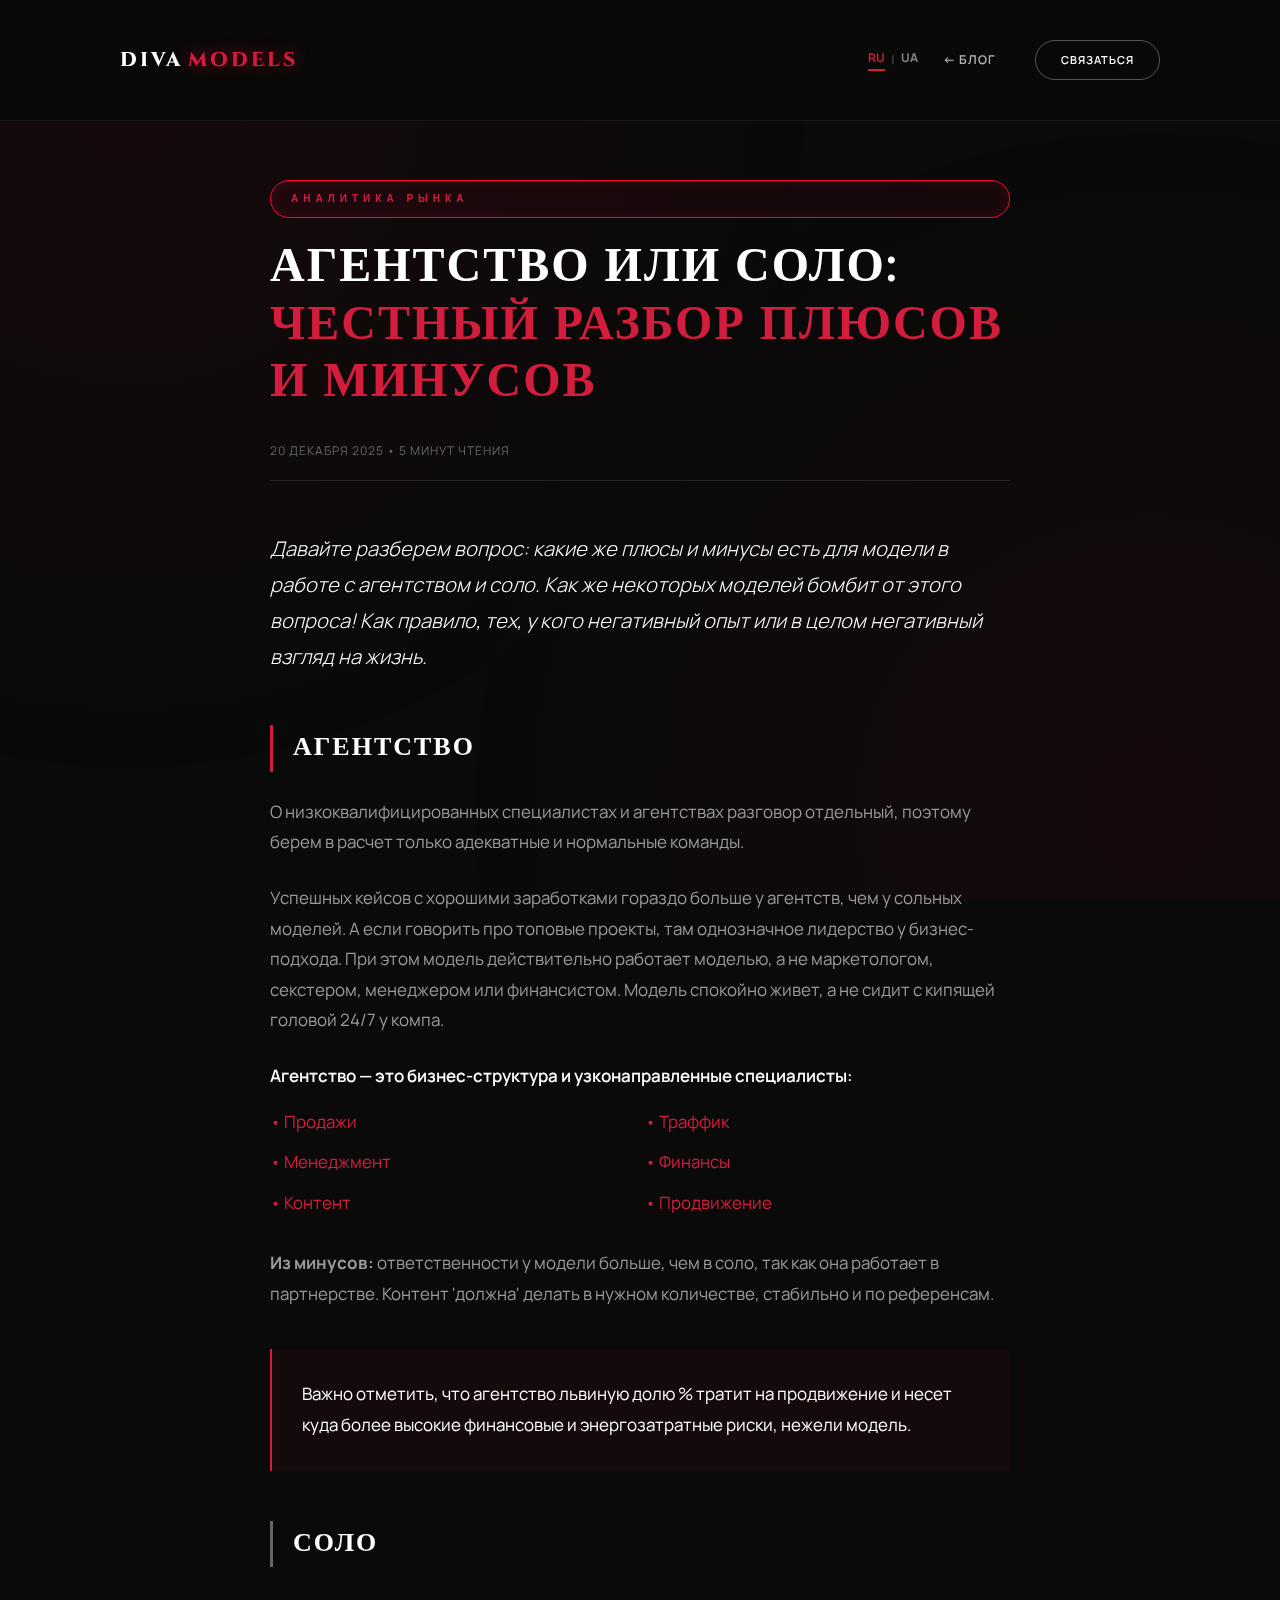
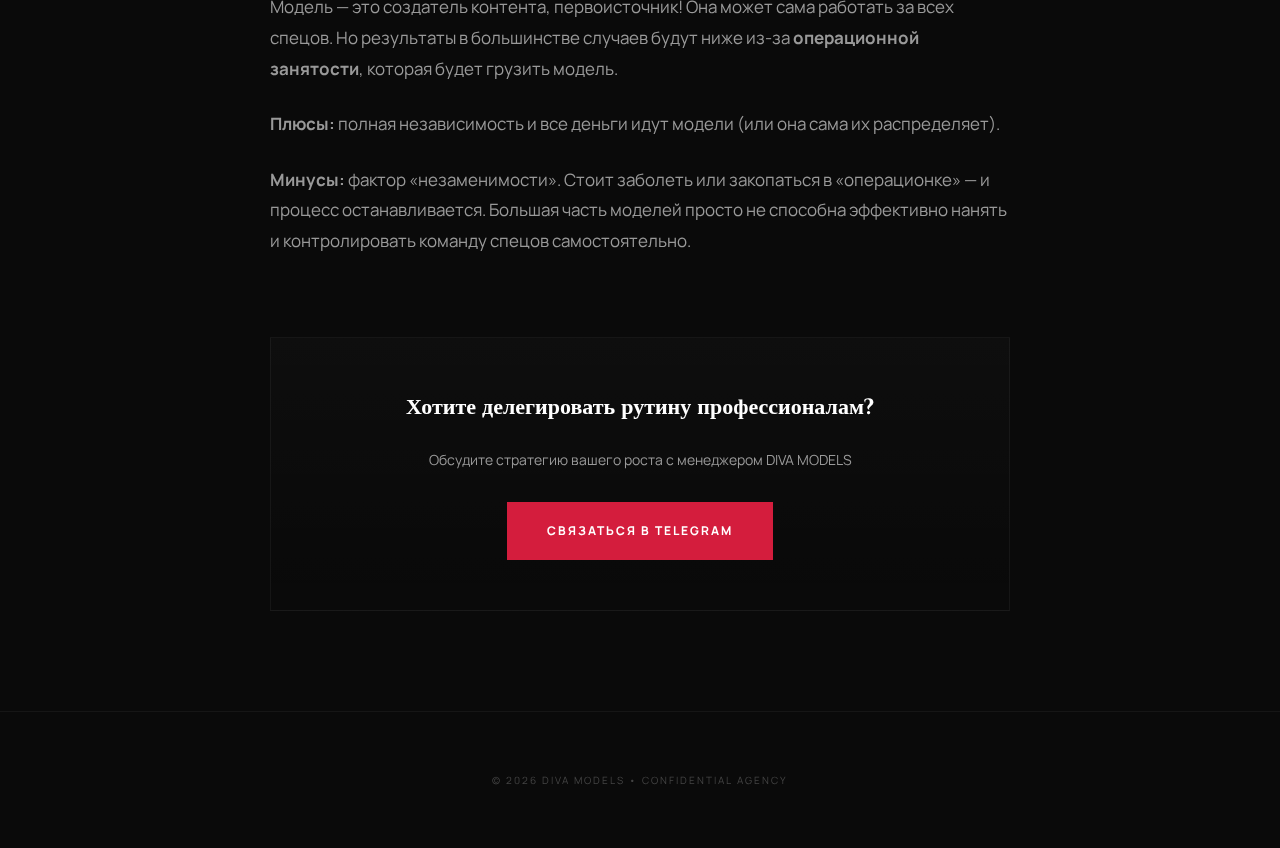
<file: article1.html>
<!DOCTYPE html>
<html lang="ru">
<head>
    <meta charset="UTF-8">
    <meta name="viewport" content="width=device-width, initial-scale=1.0">
    <title>Агентство vs Соло | DIVA MODELS</title>
    <link rel="stylesheet" href="style.css">
    <link href="https://fonts.googleapis.com/css2?family=Cinzel:wght@400;700&family=Manrope:wght@200;400;600&family=Montserrat:wght@400;600;700&display=swap" rel="stylesheet">
    <style>
        /* --- СТИЛИ ШАПКИ --- */
        header {
            position: fixed;
            top: 0;
            left: 0;
            width: 100%;
            z-index: 1000;
            background: rgba(10, 10, 10, 0.95);
            backdrop-filter: blur(10px);
            border-bottom: 1px solid rgba(255, 255, 255, 0.05);
        }

        .header-content {
            display: flex;
            justify-content: space-between;
            align-items: center;
            max-width: 1100px;
            margin: 0 auto;
            padding: 15px 30px;
        }

        /* Логотип (Десктоп) */
        .logo {
            font-family: 'Cinzel', serif;
            letter-spacing: 3px;
            font-size: 20px;
            text-transform: uppercase;
            color: #fff;
            text-decoration: none;
            white-space: nowrap;
            display: flex;
            align-items: center;
            gap: 5px; /* Отступ между DIVA и MODELS на ПК */
        }
        .logo span { color: #d41d3d; }

        /* Правая часть: Язык + Блог + Связь */
        .nav-controls {
            display: flex;
            align-items: center;
            gap: 25px;
        }

        /* 1. Переключатель языков */
        .lang-switcher {
            display: flex;
            align-items: center;
            gap: 6px;
            font-family: 'Manrope', sans-serif;
            font-size: 12px;
            font-weight: 700;
        }
        .lang-btn {
            cursor: pointer;
            transition: all 0.3s ease;
            color: #ffffff;
            opacity: 0.5;
            padding-bottom: 2px;
            border-bottom: 2px solid transparent;
        }
        .lang-btn:hover { opacity: 1; }
        .lang-btn.active {
            opacity: 1 !important;
            color: #d41d3d !important;
            border-bottom: 2px solid #d41d3d;
        }
        .lang-divider { color: #fff; opacity: 0.2; }

        /* 2. Ссылка "В Блог" */
        .blog-link-header {
            text-decoration: none;
            color: #fff;
            font-family: 'Manrope', sans-serif;
            font-size: 12px;
            text-transform: uppercase;
            letter-spacing: 1px;
            font-weight: 600;
            opacity: 0.7;
            transition: 0.3s;
            white-space: nowrap;
        }
        .blog-link-header:hover {
            opacity: 1;
            color: #d41d3d;
        }

        /* 3. Кнопка связи */
        .btn-pill {
            text-decoration: none;
            color: #ffffff;
            font-size: 11px;
            font-weight: 600;
            letter-spacing: 1px;
            text-transform: uppercase;
            padding: 10px 25px;
            border: 1px solid rgba(255, 255, 255, 0.3);
            border-radius: 50px;
            transition: all 0.3s ease;
            font-family: 'Manrope', sans-serif;
            white-space: nowrap;
        }
        .btn-pill:hover {
            background-color: #fff;
            color: #000;
        }

        /* --- МОБИЛЬНАЯ АДАПТАЦИЯ --- */
        @media (max-width: 768px) {
            .header-content {
                padding: 15px 20px;
            }

            /* ЛОГОТИП В СТОЛБИК */
            .logo {
                flex-direction: column; /* Ставим элементы вертикально */
                align-items: flex-start; /* Выравниваем по левому краю */
                line-height: 1; /* Уменьшаем расстояние между строками */
                font-size: 14px; /* Чуть меньше шрифт, чтобы было аккуратно */
                gap: 2px; /* Маленький отступ между словами */
            }

            .logo span {
                font-size: 14px; /* Размер слова MODELS */
                display: block;
            }

            .nav-controls {
                gap: 12px;
            }

            .btn-pill {
                padding: 8px 14px;
                font-size: 10px;
            }
            
            .blog-link-header {
                font-size: 10px;
            }
            
            .lang-switcher {
                font-size: 11px;
            }
        }
        
        /* Для совсем маленьких экранов */
        @media (max-width: 380px) {
            .nav-controls { gap: 8px; }
            .logo { font-size: 12px; }
            .logo span { font-size: 12px; }
        }
    </style>
</head>
<body class="article-page" style="background-color: #0a0a0a; color: #fff; font-family: 'Manrope', sans-serif;">

    <header>
        <div class="header-content">
            <a href="index.html" class="logo">
                DIVA 
                <span>MODELS</span>
            </a>
            
            <div class="nav-controls">
                
                <div class="lang-switcher">
                    <span class="lang-btn active" id="btn-ru" onclick="setLanguage('ru')">RU</span>
                    <span class="lang-divider">|</span>
                    <span class="lang-btn" id="btn-ua" onclick="setLanguage('ua')">UA</span>
                </div>

                <a href="blog.html" class="blog-link-header lang" data-ru="← Блог" data-ua="← Блог">← Блог</a>

                <a href="https://t.me/Diva_ManagerOF" class="btn-pill lang" data-ru="Связаться" data-ua="Зв'язатися" target="_blank">Связаться</a>

            </div>
        </div>
    </header>

    <main class="container" style="max-width: 800px; margin: 0 auto; padding: 180px 30px 100px;">
        
        <span class="label lang" data-ru="АНАЛИТИКА РЫНКА" data-ua="АНАЛІТИКА РИНКУ" style="font-size: 10px; letter-spacing: 5px; color: #d41d3d; text-transform: uppercase; margin-bottom: 20px; display: block;">
            АНАЛИТИКА РЫНКА
        </span>

        <h1 class="lang" 
            data-ru="Агентство или Соло: <br><span style='color: #d41d3d;'>Честный разбор плюсов и минусов</span>"
            data-ua="Агенція чи Соло: <br><span style='color: #d41d3d;'>Чесний розбір плюсів та мінусів</span>"
            style="font-family: 'Cinzel', serif; font-size: clamp(1.8rem, 5vw, 3rem); line-height: 1.2; margin-bottom: 30px; letter-spacing: 2px; text-transform: uppercase;">
            Агентство или Соло: <br><span style="color: #d41d3d;">Честный разбор плюсов и минусов</span>
        </h1>

        <div class="lang" 
             data-ru="20 Декабря 2025 • 5 минут чтения"
             data-ua="20 Грудня 2025 • 5 хвилин читання"
             style="color: #666; font-size: 12px; text-transform: uppercase; letter-spacing: 1px; margin-bottom: 50px; border-bottom: 1px solid rgba(255,255,255,0.1); padding-bottom: 20px;">
            20 Декабря 2025 • 5 минут чтения
        </div>

        <div class="article-body" style="color: #999; font-size: 17px; line-height: 1.8;">
            
            <p class="lang"
               data-ru="Давайте разберем вопрос: какие же плюсы и минусы есть для модели в работе с агентством и соло. Как же некоторых моделей бомбит от этого вопроса! Как правило, тех, у кого негативный опыт или в целом негативный взгляд на жизнь."
               data-ua="Розберімо питання: які ж плюси та мінуси є для моделі в роботі з агенцією та соло. Як же деяких моделей бомбить від цього питання! Як правило, тих, у кого негативний досвід або в цілому негативний погляд на життя."
               style="color: #fff; font-size: 20px; margin-bottom: 30px; font-weight: 300; font-style: italic;">
                Давайте разберем вопрос: какие же плюсы и минусы есть для модели в работе с агентством и соло. Как же некоторых моделей бомбит от этого вопроса! Как правило, тех, у кого негативный опыт или в целом негативный взгляд на жизнь.
            </p>

            <h2 class="lang" data-ru="АГЕНТСТВО" data-ua="АГЕНЦІЯ" style="font-family: 'Cinzel', serif; color: #fff; font-size: 26px; margin: 50px 0 25px; letter-spacing: 2px; border-left: 3px solid #d41d3d; padding-left: 20px;">
                АГЕНТСТВО
            </h2>

            <p class="lang"
               data-ru="О низкоквалифицированных специалистах и агентствах разговор отдельный, поэтому берем в расчет только адекватные и нормальные команды."
               data-ua="Про низькокваліфікованих спеціалістів та агенції розмова окрема, тому беремо до уваги лише адекватні та нормальні команди."
               style="margin-bottom: 25px;">
                О низкоквалифицированных специалистах и агентствах разговор отдельный, поэтому берем в расчет только адекватные и нормальные команды. 
            </p>

            <p class="lang"
               data-ru="Успешных кейсов с хорошими заработками гораздо больше у агентств, чем у сольных моделей. А если говорить про топовые проекты, там однозначное лидерство у бизнес-подхода. При этом модель действительно работает моделью, а не маркетологом, секстером, менеджером или финансистом. Модель спокойно живет, а не сидит с кипящей головой 24/7 у компа."
               data-ua="Успішних кейсів з хорошими заробітками набагато більше у агенцій, ніж у сольних моделей. А якщо говорити про топові проекти, там однозначне лідерство у бізнес-підходу. При цьому модель дійсно працює моделлю, а не маркетологом, секстером, менеджером чи фінансистом. Модель спокійно живе, а не сидить з киплячою головою 24/7 біля компа."
               style="margin-bottom: 25px;">
                Успешных кейсов с хорошими заработками гораздо больше у агентств, чем у сольных моделей. А если говорить про топовые проекты, там однозначное лидерство у бизнес-подхода. При этом модель действительно работает моделью, а не маркетологом, секстером, менеджером или финансистом. Модель спокойно живет, а не сидит с кипящей головой 24/7 у компа.
            </p>

            <p class="lang" data-ru="Агентство — это бизнес-структура и узконаправленные специалисты:" data-ua="Агенція — це бізнес-структура та вузькоспрямовані спеціалісти:" style="color: #fff; margin-bottom: 15px; font-weight: 600;">Агентство — это бизнес-структура и узконаправленные специалисты:</p>
            
            <ul style="list-style: none; padding-left: 0; margin-bottom: 30px; display: grid; grid-template-columns: 1fr 1fr; gap: 10px;">
                <li class="lang" data-ru="• Продажи" data-ua="• Продажі" style="color: #d41d3d;">• Продажи</li>
                <li class="lang" data-ru="• Траффик" data-ua="• Трафік" style="color: #d41d3d;">• Траффик</li>
                <li class="lang" data-ru="• Менеджмент" data-ua="• Менеджмент" style="color: #d41d3d;">• Менеджмент</li>
                <li class="lang" data-ru="• Финансы" data-ua="• Фінанси" style="color: #d41d3d;">• Финансы</li>
                <li class="lang" data-ru="• Контент" data-ua="• Контент" style="color: #d41d3d;">• Контент</li>
                <li class="lang" data-ru="• Продвижение" data-ua="• Просування" style="color: #d41d3d;">• Продвижение</li>
            </ul>

            <p class="lang"
               data-ru="<strong>Из минусов:</strong> ответственности у модели больше, чем в соло, так как она работает в партнерстве. Контент 'должна' делать в нужном количестве, стабильно и по референсам."
               data-ua="<strong>З мінусів:</strong> відповідальності у моделі більше, ніж в соло, оскільки вона працює в партнерстві. Контент 'повинна' робити в потрібній кількості, стабільно і за референсами."
               style="margin-bottom: 25px;">
                <strong>Из минусов:</strong> ответственности у модели больше, чем в соло, так как она работает в партнерстве. Контент "должна" делать в нужном количестве, стабильно и по референсам. 
            </p>

            <blockquote class="lang"
                        data-ru="Важно отметить, что агентство львиную долю % тратит на продвижение и несет куда более высокие финансовые и энергозатратные риски, нежели модель."
                        data-ua="Важливо відзначити, що агенція левову частку % витрачає на просування і несе значно вищі фінансові та енерговитратні ризики, ніж модель."
                        style="background: rgba(212, 29, 61, 0.05); border-left: 2px solid #d41d3d; padding: 30px; margin: 40px 0; color: #fff;">
                Важно отметить, что агентство львиную долю % тратит на продвижение и несет куда более высокие финансовые и энергозатратные риски, нежели модель.
            </blockquote>

            <h2 class="lang" data-ru="СОЛО" data-ua="СОЛО" style="font-family: 'Cinzel', serif; color: #fff; font-size: 26px; margin: 50px 0 25px; letter-spacing: 2px; border-left: 3px solid #666; padding-left: 20px;">
                СОЛО
            </h2>

            <p class="lang"
               data-ru="Модель — это создатель контента, первоисточник! Она может сама работать за всех спецов. Но результаты в большинстве случаев будут ниже из-за <strong>операционной занятости</strong>, которая будет грузить модель."
               data-ua="Модель — це творець контенту, першоджерело! Вона може сама працювати за всіх спеців. Але результати в більшості випадків будуть нижчими через <strong>операційну зайнятість</strong>, яка буде вантажити модель."
               style="margin-bottom: 25px;">
                Модель — это создатель контента, первоисточник! Она может сама работать за всех спецов. Но результаты в большинстве случаев будут ниже из-за <strong>операционной занятости</strong>, которая будет грузить модель.
            </p>

            <p class="lang"
               data-ru="<strong>Плюсы:</strong> полная независимость и все деньги идут модели (или она сама их распределяет)."
               data-ua="<strong>Плюси:</strong> повна незалежність і всі гроші йдуть моделі (або вона сама їх розподіляє)."
               style="margin-bottom: 25px;">
                <strong>Плюсы:</strong> полная независимость и все деньги идут модели (или она сама их распределяет).
            </p>

            <p class="lang"
               data-ru="<strong>Минусы:</strong> фактор «незаменимости». Стоит заболеть или закопаться в «операционке» — и процесс останавливается. Большая часть моделей просто не способна эффективно нанять и контролировать команду спецов самостоятельно."
               data-ua="<strong>Мінуси:</strong> фактор «незамінності». Варто захворіти або закопатися в «операційці» — і процес зупиняється. Більша частина моделей просто не здатна ефективно найняти та контролювати команду спеців самостійно."
               style="margin-bottom: 25px;">
                <strong>Минусы:</strong> фактор «незаменимости». Стоит заболеть или закопаться в «операционке» — и процесс останавливается. Большая часть моделей просто не способна эффективно нанять и контролировать команду спецов самостоятельно.
            </p>

            <div style="margin-top: 80px; padding: 50px; border: 1px solid rgba(255,255,255,0.05); background: linear-gradient(to bottom, rgba(255,255,255,0.02), transparent); text-align: center;">
                <h3 class="lang" 
                    data-ru="Хотите делегировать рутину профессионалам?"
                    data-ua="Бажаєте делегувати рутину професіоналам?"
                    style="font-family: 'Cinzel', serif; font-size: 22px; color: #fff; margin-bottom: 20px;">
                    Хотите делегировать рутину профессионалам?
                </h3>
                <p class="lang"
                   data-ru="Обсудите стратегию вашего роста с менеджером DIVA MODELS"
                   data-ua="Обговоріть стратегію вашого зростання з менеджером DIVA MODELS"
                   style="font-size: 14px; margin-bottom: 30px;">
                   Обсудите стратегию вашего роста с менеджером DIVA MODELS
                </p>
                <a href="https://t.me/Diva_ManagerOF" target="_blank" class="lang" data-ru="Связаться в Telegram" data-ua="Зв'язатися в Telegram" style="display: inline-block; padding: 18px 40px; background: #d41d3d; color: #fff; text-decoration: none; font-size: 12px; letter-spacing: 2px; text-transform: uppercase; font-weight: 700; transition: 0.3s;">Связаться в Telegram</a>
            </div>

        </div>
    </main>

    <footer style="padding: 60px 0; border-top: 1px solid rgba(255,255,255,0.05); text-align: center;">
        <p class="lang" data-ru="&copy; 2026 DIVA MODELS • Confidential Agency" data-ua="&copy; 2026 DIVA MODELS • Confidential Agency" style="font-size: 10px; color: #444; letter-spacing: 2px; text-transform: uppercase;">&copy; 2026 DIVA MODELS • Confidential Agency</p>
    </footer>

    <script>
        // --- ФУНКЦИЯ ПЕРЕКЛЮЧЕНИЯ ЯЗЫКА ---
        function setLanguage(lang) {
            localStorage.setItem('diva_lang', lang);

            // Меняем текст везде
            document.querySelectorAll('.lang').forEach(el => {
                const text = el.getAttribute(`data-${lang}`);
                if (text) {
                    el.innerHTML = text;
                }
            });

            // Обновляем подсветку кнопок
            const btnRu = document.getElementById('btn-ru');
            const btnUa = document.getElementById('btn-ua');

            if (lang === 'ru') {
                btnRu.classList.add('active');
                btnUa.classList.remove('active');
            } else {
                btnUa.classList.add('active');
                btnRu.classList.remove('active');
            }
        }

        // --- ИНИЦИАЛИЗАЦИЯ ---
        window.onload = () => {
            const savedLang = localStorage.getItem('diva_lang') || 'ru';
            setLanguage(savedLang);
        };
    </script>

</body>
</html>
</file>
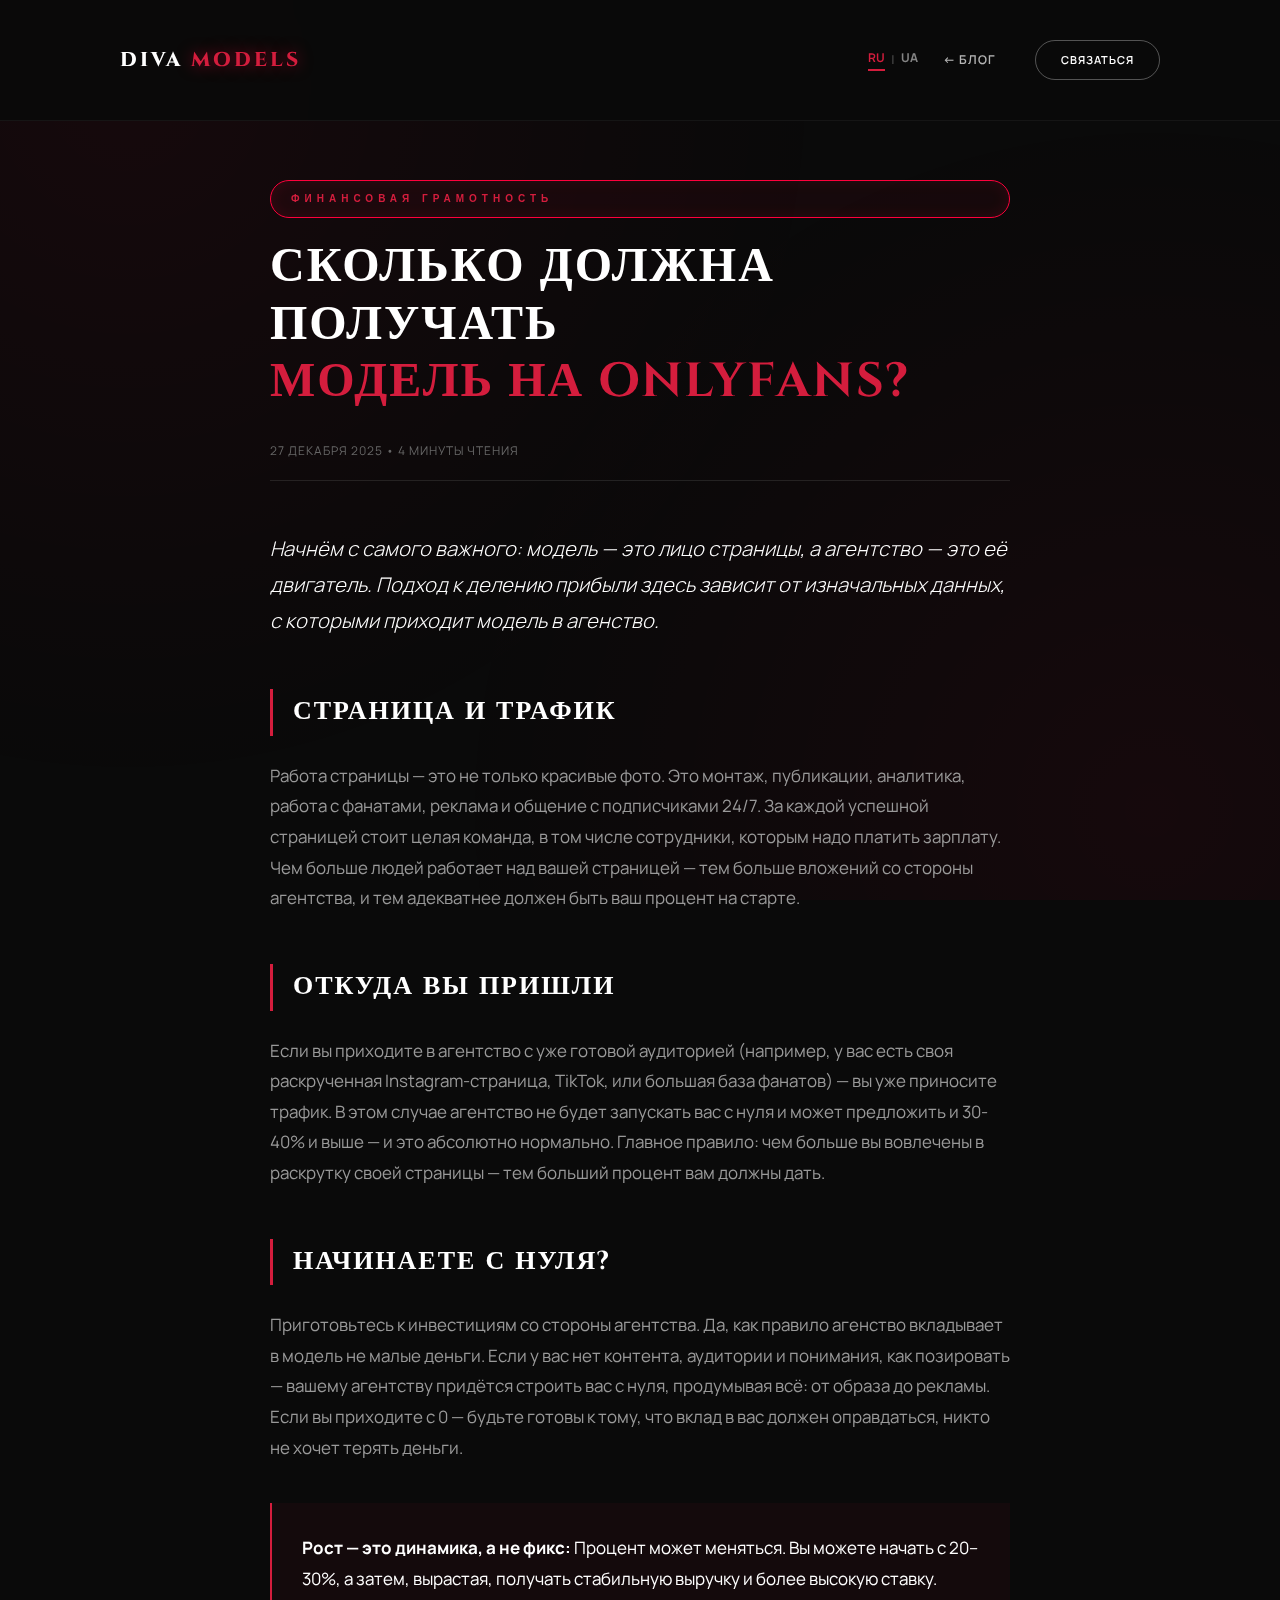
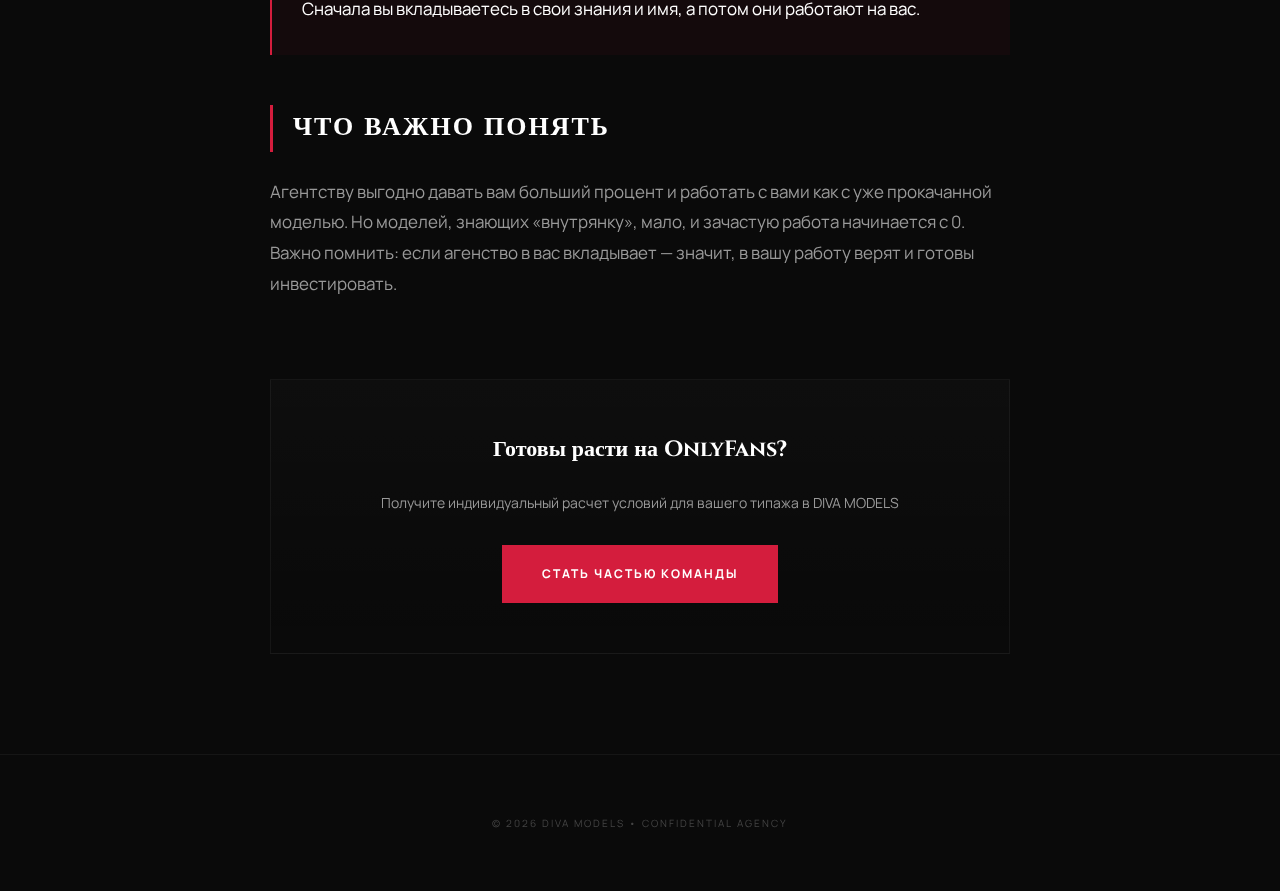
<file: article2.html>
<!DOCTYPE html>
<html lang="ru">
<head>
    <meta charset="UTF-8">
    <meta name="viewport" content="width=device-width, initial-scale=1.0">
    <title>Сколько должна получать модель | DIVA MODELS</title>
    <link rel="stylesheet" href="style.css">
    <link href="https://fonts.googleapis.com/css2?family=Cinzel:wght@400;700&family=Manrope:wght@200;400;600&family=Montserrat:wght@400;600;700&display=swap" rel="stylesheet">
    <style>
        /* --- СТИЛИ ШАПКИ --- */
        header {
            position: fixed;
            top: 0;
            left: 0;
            width: 100%;
            z-index: 1000;
            background: rgba(10, 10, 10, 0.95);
            backdrop-filter: blur(10px);
            border-bottom: 1px solid rgba(255, 255, 255, 0.05);
        }

        .header-content {
            display: flex;
            justify-content: space-between;
            align-items: center;
            max-width: 1100px;
            margin: 0 auto;
            padding: 15px 30px;
        }

        /* Логотип */
        .logo {
            font-family: 'Cinzel', serif;
            letter-spacing: 3px;
            font-size: 20px;
            text-transform: uppercase;
            color: #fff;
            text-decoration: none;
            white-space: nowrap;
        }
        .logo span { color: #d41d3d; }

        /* Правая часть: Язык + Блог + Связь */
        .nav-controls {
            display: flex;
            align-items: center;
            gap: 25px;
        }

        /* 1. Переключатель языков */
        .lang-switcher {
            display: flex;
            align-items: center;
            gap: 6px;
            font-family: 'Manrope', sans-serif;
            font-size: 12px;
            font-weight: 700;
        }
        .lang-btn {
            cursor: pointer;
            transition: all 0.3s ease;
            color: #ffffff;
            opacity: 0.5;
            padding-bottom: 2px;
            border-bottom: 2px solid transparent;
        }
        .lang-btn:hover { opacity: 1; }
        .lang-btn.active {
            opacity: 1 !important;
            color: #d41d3d !important;
            border-bottom: 2px solid #d41d3d;
        }
        .lang-divider { color: #fff; opacity: 0.2; }

        /* 2. Ссылка "В Блог" */
        .blog-link-header {
            text-decoration: none;
            color: #fff;
            font-family: 'Manrope', sans-serif;
            font-size: 12px;
            text-transform: uppercase;
            letter-spacing: 1px;
            font-weight: 600;
            opacity: 0.7;
            transition: 0.3s;
            white-space: nowrap;
        }
        .blog-link-header:hover {
            opacity: 1;
            color: #d41d3d;
        }

        /* 3. Кнопка связи */
        .btn-pill {
            text-decoration: none;
            color: #ffffff;
            font-size: 11px;
            font-weight: 600;
            letter-spacing: 1px;
            text-transform: uppercase;
            padding: 10px 25px;
            border: 1px solid rgba(255, 255, 255, 0.3);
            border-radius: 50px;
            transition: all 0.3s ease;
            font-family: 'Manrope', sans-serif;
            white-space: nowrap;
        }
        .btn-pill:hover {
            background-color: #fff;
            color: #000;
        }

        /* --- МОБИЛЬНАЯ АДАПТАЦИЯ --- */
        @media (max-width: 768px) {
            .header-content {
                padding: 15px 20px;
            }

            /* ЛОГОТИП В СТОЛБИК */
            .logo {
                display: flex;
                flex-direction: column;
                align-items: flex-start;
                line-height: 1;
                font-size: 14px;
                gap: 2px;
            }

            .logo span {
                font-size: 14px;
                display: block;
            }

            .nav-controls {
                gap: 12px;
            }

            .btn-pill {
                padding: 8px 14px;
                font-size: 10px;
            }
            
            .blog-link-header {
                font-size: 10px;
            }
            
            .lang-switcher {
                font-size: 11px;
            }
        }
        
        @media (max-width: 380px) {
            .nav-controls { gap: 8px; }
            .logo { font-size: 12px; }
            .logo span { font-size: 12px; }
        }
    </style>
</head>
<body class="article-page" style="background-color: #0a0a0a; color: #fff; font-family: 'Manrope', sans-serif;">

    <header>
        <div class="header-content">
            <a href="index.html" class="logo">
                DIVA 
                <span>MODELS</span>
            </a>
            
            <div class="nav-controls">
                
                <div class="lang-switcher">
                    <span class="lang-btn active" id="btn-ru" onclick="setLanguage('ru')">RU</span>
                    <span class="lang-divider">|</span>
                    <span class="lang-btn" id="btn-ua" onclick="setLanguage('ua')">UA</span>
                </div>

                <a href="blog.html" class="blog-link-header lang" data-ru="← Блог" data-ua="← Блог">← Блог</a>

                <a href="https://t.me/Diva_ManagerOF" class="btn-pill lang" data-ru="Связаться" data-ua="Зв'язатися" target="_blank">Связаться</a>

            </div>
        </div>
    </header>

    <main class="container" style="max-width: 800px; margin: 0 auto; padding: 180px 30px 100px;">
        
        <span class="label lang" data-ru="ФИНАНСОВАЯ ГРАМОТНОСТЬ" data-ua="ФІНАНСОВА ГРАМОТНІСТЬ" style="font-size: 10px; letter-spacing: 5px; color: #d41d3d; text-transform: uppercase; margin-bottom: 20px; display: block;">
            ФИНАНСОВАЯ ГРАМОТНОСТЬ
        </span>

        <h1 class="lang" 
            data-ru="Сколько должна получать <br><span style='color: #d41d3d;'>модель на OnlyFans?</span>"
            data-ua="Скільки повинна отримувати <br><span style='color: #d41d3d;'>модель на OnlyFans?</span>"
            style="font-family: 'Cinzel', serif; font-size: clamp(1.8rem, 5vw, 3rem); line-height: 1.2; margin-bottom: 30px; letter-spacing: 2px; text-transform: uppercase;">
            Сколько должна получать <br><span style="color: #d41d3d;">модель на OnlyFans?</span>
        </h1>

        <div class="lang" 
             data-ru="27 Декабря 2025 • 4 минуты чтения"
             data-ua="27 Грудня 2025 • 4 хвилини читання"
             style="color: #666; font-size: 12px; text-transform: uppercase; letter-spacing: 1px; margin-bottom: 50px; border-bottom: 1px solid rgba(255,255,255,0.1); padding-bottom: 20px;">
            27 Декабря 2025 • 4 минуты чтения
        </div>

        <div class="article-body" style="color: #999; font-size: 17px; line-height: 1.8;">
            
            <p class="lang"
               data-ru="Начнём с самого важного: модель — это лицо страницы, а агентство — это её двигатель. Подход к делению прибыли здесь зависит от изначальных данных, с которыми приходит модель в агенство."
               data-ua="Почнемо з найважливішого: модель — це обличчя сторінки, а агенція — це її двигун. Підхід до розподілу прибутку тут залежить від початкових даних, з якими приходить модель в агенцію."
               style="color: #fff; font-size: 20px; margin-bottom: 30px; font-weight: 300; font-style: italic;">
                Начнём с самого важного: модель — это лицо страницы, а агентство — это её двигатель. Подход к делению прибыли здесь зависит от изначальных данных, с которыми приходит модель в агенство.
            </p>

            <h2 class="lang" data-ru="СТРАНИЦА И ТРАФИК" data-ua="СТОРІНКА ТА ТРАФІК" style="font-family: 'Cinzel', serif; color: #fff; font-size: 26px; margin: 50px 0 25px; letter-spacing: 2px; border-left: 3px solid #d41d3d; padding-left: 20px;">
                СТРАНИЦА И ТРАФИК
            </h2>

            <p class="lang"
               data-ru="Работа страницы — это не только красивые фото. Это монтаж, публикации, аналитика, работа с фанатами, реклама и общение с подписчиками 24/7. За каждой успешной страницей стоит целая команда, в том числе сотрудники, которым надо платить зарплату. Чем больше людей работает над вашей страницей — тем больше вложений со стороны агентства, и тем адекватнее должен быть ваш процент на старте."
               data-ua="Робота сторінки — це не тільки красиві фото. Це монтаж, публікації, аналітика, робота з фанатами, реклама та спілкування з підписниками 24/7. За кожною успішною сторінкою стоїть ціла команда, в тому числі співробітники, яким треба платити зарплату. Чим більше людей працює над вашою сторінкою — тим більше вкладень з боку агенції, і тим адекватнішим повинен бути ваш відсоток на старті."
               style="margin-bottom: 25px;">
                Работа страницы — это не только красивые фото. Это монтаж, публикации, аналитика, работа с фанатами, реклама и общение с подписчиками 24/7. За каждой успешной страницей стоит целая команда, в том числе сотрудники, которым надо платить зарплату. Чем больше людей работает над вашей страницей — тем больше вложений со стороны агентства, и тем адекватнее должен быть ваш процент на старте.
            </p>

            <h2 class="lang" data-ru="ОТКУДА ВЫ ПРИШЛИ" data-ua="ЗВІДКИ ВИ ПРИЙШЛИ" style="font-family: 'Cinzel', serif; color: #fff; font-size: 26px; margin: 50px 0 25px; letter-spacing: 2px; border-left: 3px solid #d41d3d; padding-left: 20px;">
                ОТКУДА ВЫ ПРИШЛИ
            </h2>

            <p class="lang"
               data-ru="Если вы приходите в агентство с уже готовой аудиторией (например, у вас есть своя раскрученная Instagram-страница, TikTok, или большая база фанатов) — вы уже приносите трафик. В этом случае агентство не будет запускать вас с нуля и может предложить и 30-40% и выше — и это абсолютно нормально. Главное правило: чем больше вы вовлечены в раскрутку своей страницы — тем больший процент вам должны дать."
               data-ua="Якщо ви приходите в агенцію з вже готовою аудиторією (наприклад, у вас є своя розкручена Instagram-сторінка, TikTok, або велика база фанатів) — ви вже приносите трафік. У цьому випадку агенція не буде запускати вас з нуля і може запропонувати і 30-40% і вище — і це абсолютно нормально. Головне правило: чим більше ви залучені в розкрутку своєї сторінки — тим більший відсоток вам повинні дати."
               style="margin-bottom: 25px;">
                Если вы приходите в агентство с уже готовой аудиторией (например, у вас есть своя раскрученная Instagram-страница, TikTok, или большая база фанатов) — вы уже приносите трафик. В этом случае агентство не будет запускать вас с нуля и может предложить и 30-40% и выше — и это абсолютно нормально. Главное правило: чем больше вы вовлечены в раскрутку своей страницы — тем больший процент вам должны дать.
            </p>

            <h2 class="lang" data-ru="НАЧИНАЕТЕ С НУЛЯ?" data-ua="ПОЧИНАЄТЕ З НУЛЯ?" style="font-family: 'Cinzel', serif; color: #fff; font-size: 26px; margin: 50px 0 25px; letter-spacing: 2px; border-left: 3px solid #d41d3d; padding-left: 20px;">
                НАЧИНАЕТЕ С НУЛЯ?
            </h2>

            <p class="lang"
               data-ru="Приготовьтесь к инвестициям со стороны агентства. Да, как правило агенство вкладывает в модель не малые деньги. Если у вас нет контента, аудитории и понимания, как позировать — вашему агентству придётся строить вас с нуля, продумывая всё: от образа до рекламы. Если вы приходите с 0 — будьте готовы к тому, что вклад в вас должен оправдаться, никто не хочет терять деньги."
               data-ua="Приготуйтеся до інвестицій з боку агенції. Так, як правило, агенція вкладає в модель немалі гроші. Якщо у вас немає контенту, аудиторії та розуміння, як позувати — вашій агенції доведеться будувати вас з нуля, продумуючи все: від образу до реклами. Якщо ви приходите з 0 — будьте готові до того, що внесок у вас повинен виправдатися, ніхто не хоче втрачати гроші."
               style="margin-bottom: 25px;">
                Приготовьтесь к инвестициям со стороны агентства. Да, как правило агенство вкладывает в модель не малые деньги. Если у вас нет контента, аудитории и понимания, как позировать — вашему агентству придётся строить вас с нуля, продумувая всё: от образа до рекламы. Если вы приходите с 0 — будьте готовы к тому, что вклад в вас должен оправдаться, никто не хочет терять деньги.
            </p>

            <blockquote class="lang"
                        data-ru="<strong>Рост — это динамика, а не фикс:</strong> Процент может меняться. Вы можете начать с 20–30%, а затем, вырастая, получать стабильную выручку и более высокую ставку. Сначала вы вкладываетесь в свои знания и имя, а потом они работают на вас."
                        data-ua="<strong>Зростання — це динаміка, а не фікс:</strong> Відсоток може змінюватися. Ви можете почати з 20–30%, а потім, зростаючи, отримувати стабільну виручку і вищу ставку. Спочатку ви вкладаєтеся в свої знання та ім'я, а потім вони працюють на вас."
                        style="background: rgba(212, 29, 61, 0.05); border-left: 2px solid #d41d3d; padding: 30px; margin: 40px 0; color: #fff;">
                <strong>Рост — это динамика, а не фикс:</strong> Процент может меняться. Вы можете начать с 20–30%, а затем, вырастая, получать стабильную выручку и более высокую ставку. Сначала вы вкладываетесь в свои знания и имя, а потом они работают на вас.
            </blockquote>

            <h2 class="lang" data-ru="ЧТО ВАЖНО ПОНЯТЬ" data-ua="ЩО ВАЖЛИВО ЗРОЗУМІТИ" style="font-family: 'Cinzel', serif; color: #fff; font-size: 26px; margin: 50px 0 25px; letter-spacing: 2px; border-left: 3px solid #d41d3d; padding-left: 20px;">
                ЧТО ВАЖНО ПОНЯТЬ
            </h2>

            <p class="lang"
               data-ru="Агентству выгодно давать вам больший процент и работать с вами как с уже прокачанной моделью. Но моделей, знающих «внутрянку», мало, и зачастую работа начинается с 0. Важно помнить: если агенство в вас вкладывает — значит, в вашу работу верят и готовы инвестировать."
               data-ua="Агенції вигідно давати вам більший відсоток і працювати з вами як з уже прокачаною моделлю. Але моделей, які знають «внутрянку», мало, і найчастіше робота починається з 0. Важливо пам'ятати: якщо агенція в вас вкладає — значить, у вашу роботу вірять і готові інвестувати."
               style="margin-bottom: 25px;">
                Агентству выгодно давать вам больший процент и работать с вами как с уже прокачанной моделью. Но моделей, знающих «внутрянку», мало, и зачастую работа начинается с 0. Важно помнить: если агенство в вас вкладывает — значит, в вашу работу верят и готовы инвестировать.
            </p>

            <div style="margin-top: 80px; padding: 50px; border: 1px solid rgba(255,255,255,0.05); background: linear-gradient(to bottom, rgba(255,255,255,0.02), transparent); text-align: center;">
                <h3 class="lang" 
                    data-ru="Готовы расти на OnlyFans?"
                    data-ua="Готові рости на OnlyFans?"
                    style="font-family: 'Cinzel', serif; font-size: 22px; color: #fff; margin-bottom: 20px;">
                    Готовы расти на OnlyFans?
                </h3>
                <p class="lang"
                   data-ru="Получите индивидуальный расчет условий для вашего типажа в DIVA MODELS"
                   data-ua="Отримайте індивідуальний розрахунок умов для вашого типажу в DIVA MODELS"
                   style="font-size: 14px; margin-bottom: 30px;">
                   Получите индивидуальный расчет условий для вашего типажа в DIVA MODELS
                </p>
                <a href="https://t.me/Diva_ManagerOF" target="_blank" class="lang" data-ru="Стать частью команды" data-ua="Стати частиною команди" style="display: inline-block; padding: 18px 40px; background: #d41d3d; color: #fff; text-decoration: none; font-size: 12px; letter-spacing: 2px; text-transform: uppercase; font-weight: 700; transition: 0.3s;">Стать частью команды</a>
            </div>

        </div>
    </main>

    <footer style="padding: 60px 0; border-top: 1px solid rgba(255,255,255,0.05); text-align: center;">
        <p class="lang" data-ru="&copy; 2026 DIVA MODELS • Confidential Agency" data-ua="&copy; 2026 DIVA MODELS • Confidential Agency" style="font-size: 10px; color: #444; letter-spacing: 2px; text-transform: uppercase;">&copy; 2026 DIVA MODELS • Confidential Agency</p>
    </footer>

    <script>
        // --- ФУНКЦИЯ ПЕРЕКЛЮЧЕНИЯ ЯЗЫКА ---
        function setLanguage(lang) {
            localStorage.setItem('diva_lang', lang);

            // Меняем текст везде
            document.querySelectorAll('.lang').forEach(el => {
                const text = el.getAttribute(`data-${lang}`);
                if (text) {
                    el.innerHTML = text;
                }
            });

            // Обновляем подсветку кнопок
            const btnRu = document.getElementById('btn-ru');
            const btnUa = document.getElementById('btn-ua');

            if (lang === 'ru') {
                btnRu.classList.add('active');
                btnUa.classList.remove('active');
            } else {
                btnUa.classList.add('active');
                btnRu.classList.remove('active');
            }
        }

        // --- ИНИЦИАЛИЗАЦИЯ ---
        window.onload = () => {
            const savedLang = localStorage.getItem('diva_lang') || 'ru';
            setLanguage(savedLang);
        };
    </script>

</body>
</html>
</file>
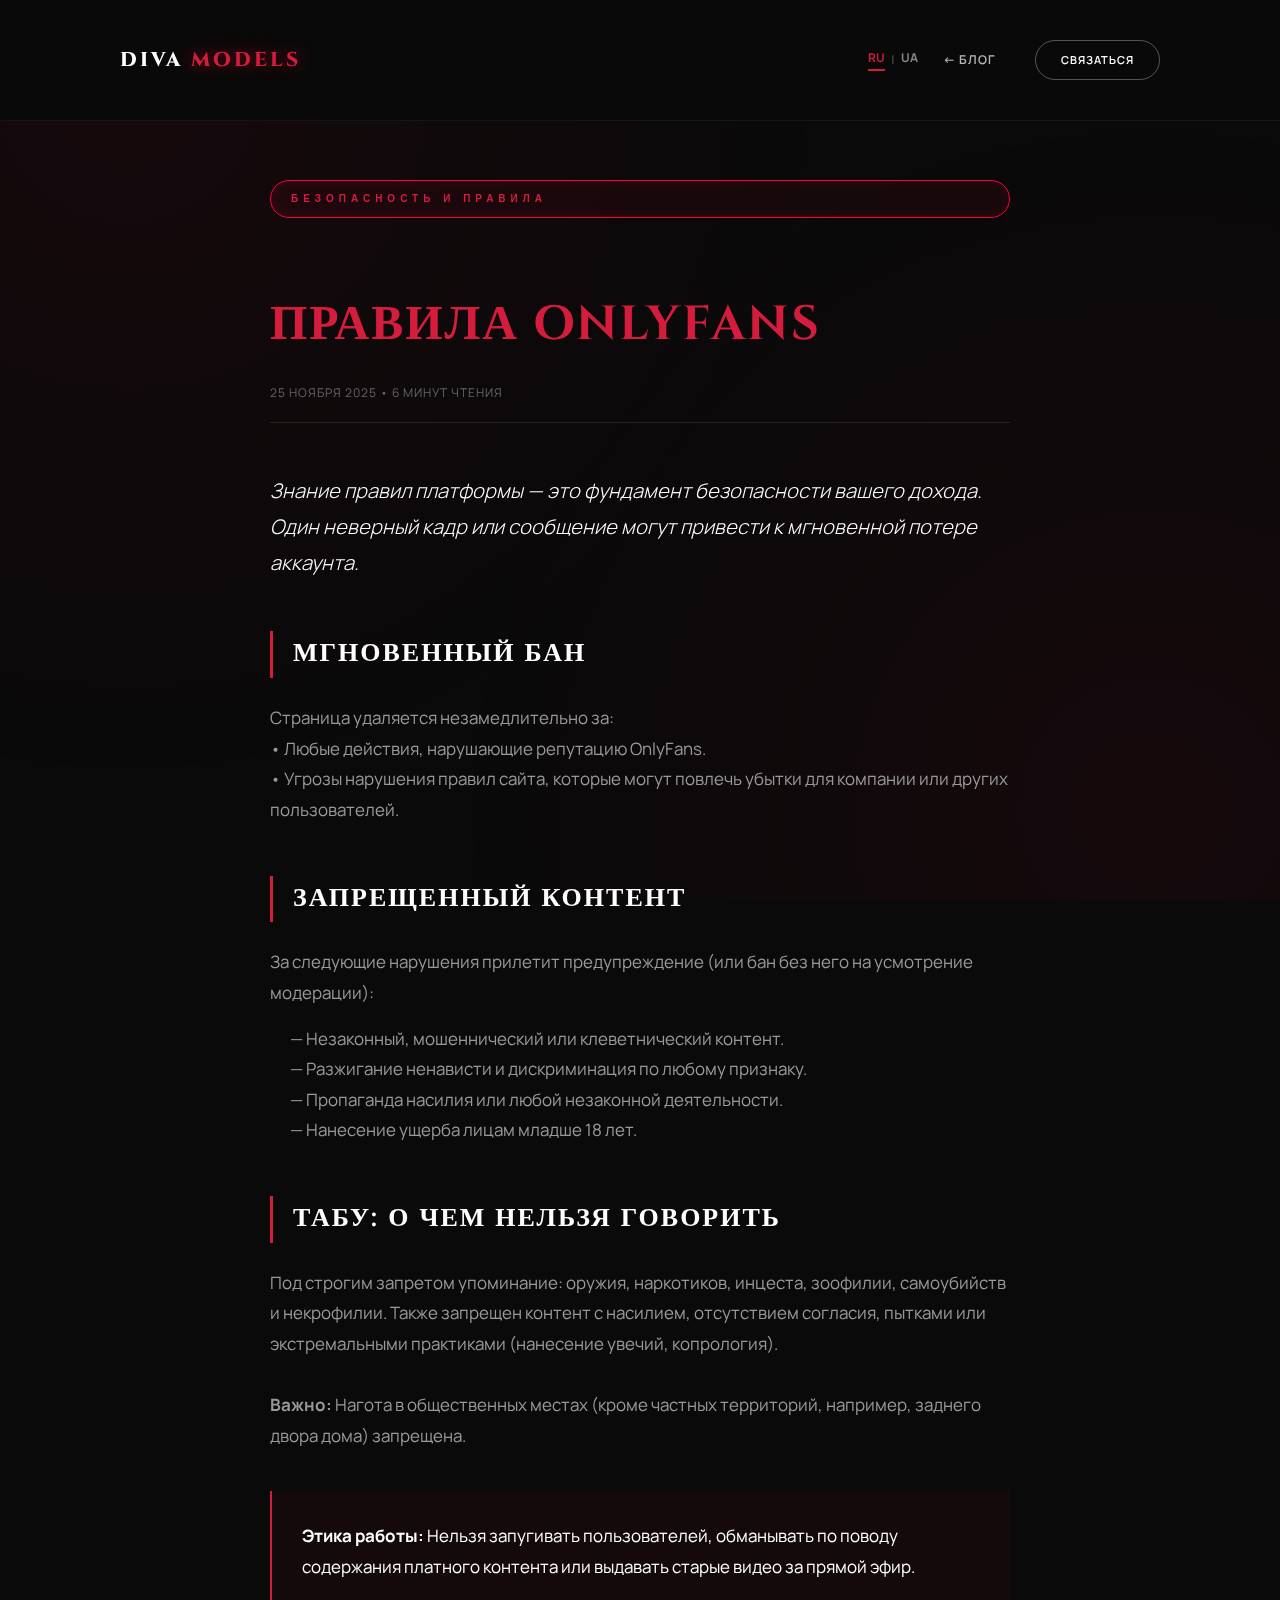
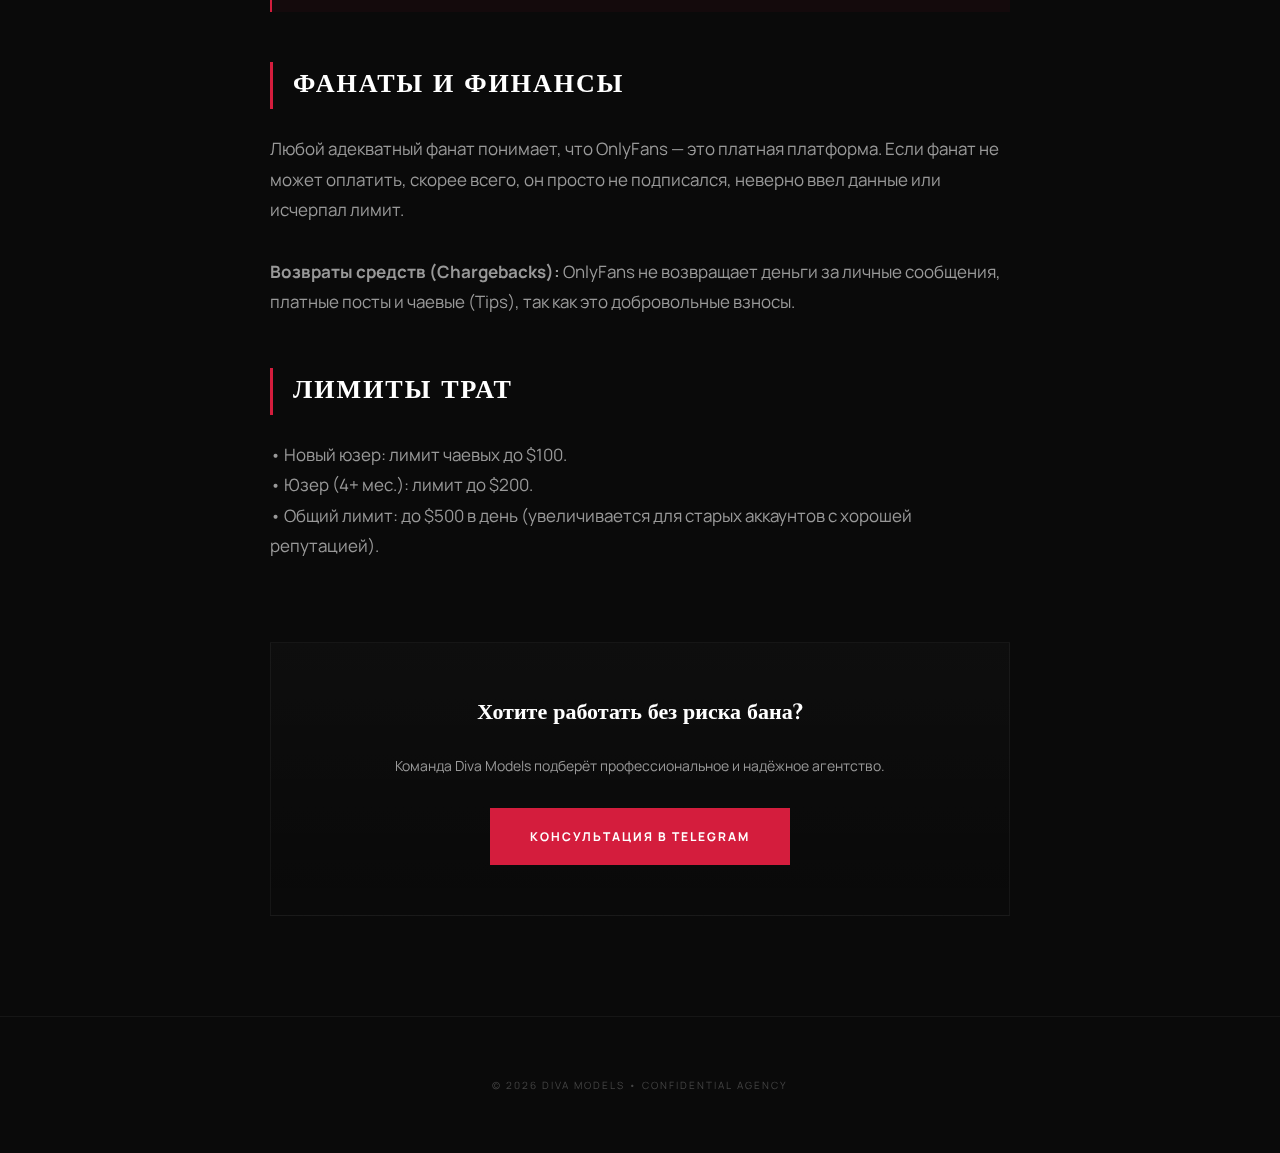
<file: article3.html>
<!DOCTYPE html>
<html lang="ru">
<head>
    <meta charset="UTF-8">
    <meta name="viewport" content="width=device-width, initial-scale=1.0">
    <title>Правила OnlyFans | DIVA MODELS</title>
    <link rel="stylesheet" href="style.css">
    <link href="https://fonts.googleapis.com/css2?family=Cinzel:wght@400;700&family=Manrope:wght@200;400;600&family=Montserrat:wght@400;600;700&display=swap" rel="stylesheet">
    <style>
        /* --- СТИЛИ ШАПКИ --- */
        header {
            position: fixed;
            top: 0;
            left: 0;
            width: 100%;
            z-index: 1000;
            background: rgba(10, 10, 10, 0.95);
            backdrop-filter: blur(10px);
            border-bottom: 1px solid rgba(255, 255, 255, 0.05);
        }

        .header-content {
            display: flex;
            justify-content: space-between;
            align-items: center;
            max-width: 1100px;
            margin: 0 auto;
            padding: 15px 30px;
        }

        /* Логотип */
        .logo {
            font-family: 'Cinzel', serif;
            letter-spacing: 3px;
            font-size: 20px;
            text-transform: uppercase;
            color: #fff;
            text-decoration: none;
            white-space: nowrap;
        }
        .logo span { color: #d41d3d; }

        /* Правая часть: Язык + Блог + Связь */
        .nav-controls {
            display: flex;
            align-items: center;
            gap: 25px;
        }

        /* 1. Переключатель языков */
        .lang-switcher {
            display: flex;
            align-items: center;
            gap: 6px;
            font-family: 'Manrope', sans-serif;
            font-size: 12px;
            font-weight: 700;
        }
        .lang-btn {
            cursor: pointer;
            transition: all 0.3s ease;
            color: #ffffff;
            opacity: 0.5;
            padding-bottom: 2px;
            border-bottom: 2px solid transparent;
        }
        .lang-btn:hover { opacity: 1; }
        .lang-btn.active {
            opacity: 1 !important;
            color: #d41d3d !important;
            border-bottom: 2px solid #d41d3d;
        }
        .lang-divider { color: #fff; opacity: 0.2; }

        /* 2. Ссылка "В Блог" */
        .blog-link-header {
            text-decoration: none;
            color: #fff;
            font-family: 'Manrope', sans-serif;
            font-size: 12px;
            text-transform: uppercase;
            letter-spacing: 1px;
            font-weight: 600;
            opacity: 0.7;
            transition: 0.3s;
            white-space: nowrap;
        }
        .blog-link-header:hover {
            opacity: 1;
            color: #d41d3d;
        }

        /* 3. Кнопка связи */
        .btn-pill {
            text-decoration: none;
            color: #ffffff;
            font-size: 11px;
            font-weight: 600;
            letter-spacing: 1px;
            text-transform: uppercase;
            padding: 10px 25px;
            border: 1px solid rgba(255, 255, 255, 0.3);
            border-radius: 50px;
            transition: all 0.3s ease;
            font-family: 'Manrope', sans-serif;
            white-space: nowrap;
        }
        .btn-pill:hover {
            background-color: #fff;
            color: #000;
        }

        /* --- МОБИЛЬНАЯ АДАПТАЦИЯ --- */
        @media (max-width: 768px) {
            .header-content {
                padding: 15px 20px;
            }

            /* ЛОГОТИП В СТОЛБИК */
            .logo {
                display: flex;
                flex-direction: column;
                align-items: flex-start;
                line-height: 1;
                font-size: 14px;
                gap: 2px;
            }

            .logo span {
                font-size: 14px;
                display: block;
            }

            .nav-controls {
                gap: 12px;
            }

            .btn-pill {
                padding: 8px 14px;
                font-size: 10px;
            }
            
            .blog-link-header {
                font-size: 10px;
            }
            
            .lang-switcher {
                font-size: 11px;
            }
        }
        
        @media (max-width: 380px) {
            .nav-controls { gap: 8px; }
            .logo { font-size: 12px; }
            .logo span { font-size: 12px; }
        }
    </style>
</head>
<body class="article-page" style="background-color: #0a0a0a; color: #fff; font-family: 'Manrope', sans-serif;">

    <header>
        <div class="header-content">
            <a href="index.html" class="logo">
                DIVA 
                <span>MODELS</span>
            </a>
            
            <div class="nav-controls">
                
                <div class="lang-switcher">
                    <span class="lang-btn active" id="btn-ru" onclick="setLanguage('ru')">RU</span>
                    <span class="lang-divider">|</span>
                    <span class="lang-btn" id="btn-ua" onclick="setLanguage('ua')">UA</span>
                </div>

                <a href="blog.html" class="blog-link-header lang" data-ru="← Блог" data-ua="← Блог">← Блог</a>

                <a href="https://t.me/Diva_ManagerOF" class="btn-pill lang" data-ru="Связаться" data-ua="Зв'язатися" target="_blank">Связаться</a>

            </div>
        </div>
    </header>

    <main class="container" style="max-width: 800px; margin: 0 auto; padding: 180px 30px 100px;">
        
        <span class="label lang" data-ru="БЕЗОПАСНОСТЬ И ПРАВИЛА" data-ua="БЕЗПЕКА ТА ПРАВИЛА" style="font-size: 10px; letter-spacing: 5px; color: #d41d3d; text-transform: uppercase; margin-bottom: 20px; display: block;">
            БЕЗОПАСНОСТЬ И ПРАВИЛА
        </span>

        <h1 class="lang" 
            data-ru="<br><span style='color: #d41d3d;'>Правила OnlyFans</span>"
            data-ua="<br><span style='color: #d41d3d;'>Правила OnlyFans</span>"
            style="font-family: 'Cinzel', serif; font-size: clamp(1.8rem, 5vw, 3rem); line-height: 1.2; margin-bottom: 30px; letter-spacing: 2px; text-transform: uppercase;">
            <br><span style="color: #d41d3d;">Правила OnlyFans</span>
        </h1>

        <div class="lang" 
             data-ru="25 Ноября 2025 • 6 минут чтения"
             data-ua="25 Листопада 2025 • 6 хвилин читання"
             style="color: #666; font-size: 12px; text-transform: uppercase; letter-spacing: 1px; margin-bottom: 50px; border-bottom: 1px solid rgba(255,255,255,0.1); padding-bottom: 20px;">
            25 Ноября 2025 • 6 минут чтения
        </div>

        <div class="article-body" style="color: #999; font-size: 17px; line-height: 1.8;">
            
            <p class="lang"
               data-ru="Знание правил платформы — это фундамент безопасности вашего дохода. Один неверный кадр или сообщение могут привести к мгновенной потере аккаунта."
               data-ua="Знання правил платформи — це фундамент безпеки вашого доходу. Один неправильний кадр або повідомлення можуть призвести до миттєвої втрати акаунту."
               style="color: #fff; font-size: 20px; margin-bottom: 30px; font-weight: 300; font-style: italic;">
                Знание правил платформы — это фундамент безопасности вашего дохода. Один неверный кадр или сообщение могут привести к мгновенной потере аккаунта.
            </p>

            <h2 class="lang" data-ru="МГНОВЕННЫЙ БАН" data-ua="МИТТЄВИЙ БАН" style="font-family: 'Cinzel', serif; color: #fff; font-size: 26px; margin: 50px 0 25px; letter-spacing: 2px; border-left: 3px solid #d41d3d; padding-left: 20px;">
                МГНОВЕННЫЙ БАН
            </h2>
            
            <p class="lang"
               data-ru="Страница удаляется незамедлительно за:<br>• Любые действия, нарушающие репутацию OnlyFans.<br>• Угрозы нарушения правил сайта, которые могут повлечь убытки для компании или других пользователей."
               data-ua="Сторінка видаляється негайно за:<br>• Будь-які дії, що порушують репутацію OnlyFans.<br>• Загрози порушення правил сайту, які можуть спричинити збитки для компанії або інших користувачів."
               style="margin-bottom: 25px;">
                Страница удаляется незамедлительно за:
                <br>• Любые действия, нарушающие репутацию OnlyFans.
                <br>• Угрозы нарушения правил сайта, которые могут повлечь убытки для компании или других пользователей.
            </p>

            <h2 class="lang" data-ru="ЗАПРЕЩЕННЫЙ КОНТЕНТ" data-ua="ЗАБОРОНЕНИЙ КОНТЕНТ" style="font-family: 'Cinzel', serif; color: #fff; font-size: 26px; margin: 50px 0 25px; letter-spacing: 2px; border-left: 3px solid #d41d3d; padding-left: 20px;">
                ЗАПРЕЩЕННЫЙ КОНТЕНТ
            </h2>
            
            <p class="lang" data-ru="За следующие нарушения прилетит предупреждение (или бан без него на усмотрение модерации):" data-ua="За наступні порушення прилетить попередження (або бан без нього на розсуд модерації):" style="margin-bottom: 15px;">За следующие нарушения прилетит предупреждение (или бан без него на усмотрение модерации):</p>
            
            <ul style="margin-bottom: 25px; padding-left: 20px; list-style-type: none;">
                <li class="lang" data-ru="— Незаконный, мошеннический или клеветнический контент." data-ua="— Незаконний, шахрайський або наклепницький контент.">— Незаконный, мошеннический или клеветнический контент.</li>
                <li class="lang" data-ru="— Разжигание ненависти и дискриминация по любому признаку." data-ua="— Розпалювання ненависті та дискримінація за будь-якою ознакою.">— Разжигание ненависти и дискриминация по любому признаку.</li>
                <li class="lang" data-ru="— Пропаганда насилия или любой незаконной деятельности." data-ua="— Пропаганда насильства або будь-якої незаконної діяльності.">— Пропаганда насилия или любой незаконной деятельности.</li>
                <li class="lang" data-ru="— Нанесение ущерба лицам младше 18 лет." data-ua="— Завдання шкоди особам молодше 18 років.">— Нанесение ущерба лицам младше 18 лет.</li>
            </ul>

            <h2 class="lang" data-ru="ТАБУ: О ЧЕМ НЕЛЬЗЯ ГОВОРИТЬ" data-ua="ТАБУ: ПРО ЩО НЕ МОЖНА ГОВОРИТИ" style="font-family: 'Cinzel', serif; color: #fff; font-size: 26px; margin: 50px 0 25px; letter-spacing: 2px; border-left: 3px solid #d41d3d; padding-left: 20px;">
                ТАБУ: О ЧЕМ НЕЛЬЗЯ ГОВОРИТЬ
            </h2>
            
            <p class="lang"
               data-ru="Под строгим запретом упоминание: оружия, наркотиков, инцеста, зоофилии, самоубийств и некрофилии. Также запрещен контент с насилием, отсутствием согласия, пытками или экстремальными практиками (нанесение увечий, копрология). <br><br><strong>Важно:</strong> Нагота в общественных местах (кроме частных территорий, например, заднего двора дома) запрещена."
               data-ua="Під суворою забороною згадка: зброї, наркотиків, інцесту, зоофілії, самогубств та некрофілії. Також заборонено контент з насильством, відсутністю згоди, тортурами або екстремальними практиками (нанесення каліцтв, копрологія). <br><br><strong>Важливо:</strong> Нагота в громадських місцях (крім приватних територій, наприклад, заднього двору будинку) заборонена."
               style="margin-bottom: 25px;">
                Под строгим запретом упоминание: оружия, наркотиков, инцеста, зоофилии, самоубийств и некрофилии. Также запрещен контент с насилием, отсутствием согласия, пытками или экстремальными практиками (нанесение увечий, копрология). 
                <br><br><strong>Важно:</strong> Нагота в общественных местах (кроме частных территорий, например, заднего двора дома) запрещена.
            </p>

            <blockquote class="lang"
                        data-ru="<strong>Этика работы:</strong> Нельзя запугивать пользователей, обманывать по поводу содержания платного контента или выдавать старые видео за прямой эфир."
                        data-ua="<strong>Етика роботи:</strong> Не можна залякувати користувачів, обманювати з приводу змісту платного контенту або видавати старі відео за прямий ефір."
                        style="background: rgba(212, 29, 61, 0.05); border-left: 2px solid #d41d3d; padding: 30px; margin: 40px 0; color: #fff;">
                <strong>Этика работы:</strong> Нельзя запугивать пользователей, обманывать по поводу содержания платного контента или выдавать старые видео за прямой эфир.
            </blockquote>

            <h2 class="lang" data-ru="ФАНАТЫ И ФИНАНСЫ" data-ua="ФАНАТИ ТА ФІНАНСИ" style="font-family: 'Cinzel', serif; color: #fff; font-size: 26px; margin: 50px 0 25px; letter-spacing: 2px; border-left: 3px solid #d41d3d; padding-left: 20px;">
                ФАНАТЫ И ФИНАНСЫ
            </h2>
            
            <p class="lang"
               data-ru="Любой адекватный фанат понимает, что OnlyFans — это платная платформа. Если фанат не может оплатить, скорее всего, он просто не подписался, неверно ввел данные или исчерпал лимит.<br><br><strong>Возвраты средств (Chargebacks):</strong> OnlyFans не возвращает деньги за личные сообщения, платные посты и чаевые (Tips), так как это добровольные взносы."
               data-ua="Будь-який адекватний фанат розуміє, що OnlyFans — це платна платформа. Якщо фанат не може оплатити, швидше за все, він просто не підписався, невірно ввів дані або вичерпав ліміт.<br><br><strong>Повернення коштів (Chargebacks):</strong> OnlyFans не повертає гроші за особисті повідомлення, платні пости та чайові (Tips), оскільки це добровільні внески."
               style="margin-bottom: 25px;">
                Любой адекватный фанат понимает, что OnlyFans — это платная платформа. Если фанат не может оплатить, скорее всего, он просто не подписался, неверно ввел данные или исчерпал лимит.
                <br><br><strong>Возвраты средств (Chargebacks):</strong> OnlyFans не возвращает деньги за личные сообщения, платные посты и чаевые (Tips), так как это добровольные взносы.
            </p>

            <h2 class="lang" data-ru="ЛИМИТЫ ТРАТ" data-ua="ЛІМІТИ ВИТРАТ" style="font-family: 'Cinzel', serif; color: #fff; font-size: 26px; margin: 50px 0 25px; letter-spacing: 2px; border-left: 3px solid #d41d3d; padding-left: 20px;">
                ЛИМИТЫ ТРАТ
            </h2>
            
            <p class="lang"
               data-ru="• Новый юзер: лимит чаевых до $100.<br>• Юзер (4+ мес.): лимит до $200.<br>• Общий лимит: до $500 в день (увеличивается для старых аккаунтов с хорошей репутацией)."
               data-ua="• Новий юзер: ліміт чайових до $100.<br>• Юзер (4+ міс.): ліміт до $200.<br>• Загальний ліміт: до $500 на день (збільшується для старих акаунтів з хорошою репутацією)."
               style="margin-bottom: 25px;">
                • Новый юзер: лимит чаевых до $100.
                <br>• Юзер (4+ мес.): лимит до $200.
                <br>• Общий лимит: до $500 в день (увеличивается для старых аккаунтов с хорошей репутацией).
            </p>

            <div style="margin-top: 80px; padding: 50px; border: 1px solid rgba(255,255,255,0.05); background: linear-gradient(to bottom, rgba(255,255,255,0.02), transparent); text-align: center;">
                <h3 class="lang" 
                    data-ru="Хотите работать без риска бана?"
                    data-ua="Хочете працювати без ризику бану?"
                    style="font-family: 'Cinzel', serif; font-size: 22px; color: #fff; margin-bottom: 20px;">
                    Хотите работать без риска бана?
                </h3>
                <p class="lang"
                   data-ru="Команда Diva Models подберёт профессиональное и надёжное агентство."
                   data-ua="Команда Diva Models підбере професійну та надійну агенцію."
                   style="font-size: 14px; margin-bottom: 30px;">
                   Команда Diva Models подберёт профессиональное и надёжное агентство.
                </p>

                <a href="https://t.me/Diva_ManagerOF" target="_blank" class="lang" data-ru="Консультация в Telegram" data-ua="Консультація в Telegram" style="display: inline-block; padding: 18px 40px; background: #d41d3d; color: #fff; text-decoration: none; font-size: 12px; letter-spacing: 2px; text-transform: uppercase; font-weight: 700; transition: 0.3s;">Консультация в Telegram</a>
            </div>

        </div>
    </main>

    <footer style="padding: 60px 0; border-top: 1px solid rgba(255,255,255,0.05); text-align: center;">
        <p class="lang" data-ru="&copy; 2026 DIVA MODELS • Confidential Agency" data-ua="&copy; 2026 DIVA MODELS • Confidential Agency" style="font-size: 10px; color: #444; letter-spacing: 2px; text-transform: uppercase;">&copy; 2026 DIVA MODELS • Confidential Agency</p>
    </footer>

    <script>
        // --- ФУНКЦИЯ ПЕРЕКЛЮЧЕНИЯ ЯЗЫКА ---
        function setLanguage(lang) {
            localStorage.setItem('diva_lang', lang);

            // Меняем текст везде
            document.querySelectorAll('.lang').forEach(el => {
                const text = el.getAttribute(`data-${lang}`);
                if (text) {
                    el.innerHTML = text;
                }
            });

            // Обновляем подсветку кнопок
            const btnRu = document.getElementById('btn-ru');
            const btnUa = document.getElementById('btn-ua');

            if (lang === 'ru') {
                btnRu.classList.add('active');
                btnUa.classList.remove('active');
            } else {
                btnUa.classList.add('active');
                btnRu.classList.remove('active');
            }
        }

        // --- ИНИЦИАЛИЗАЦИЯ ---
        window.onload = () => {
            const savedLang = localStorage.getItem('diva_lang') || 'ru';
            setLanguage(savedLang);
        };
    </script>

</body>
</html>
</file>
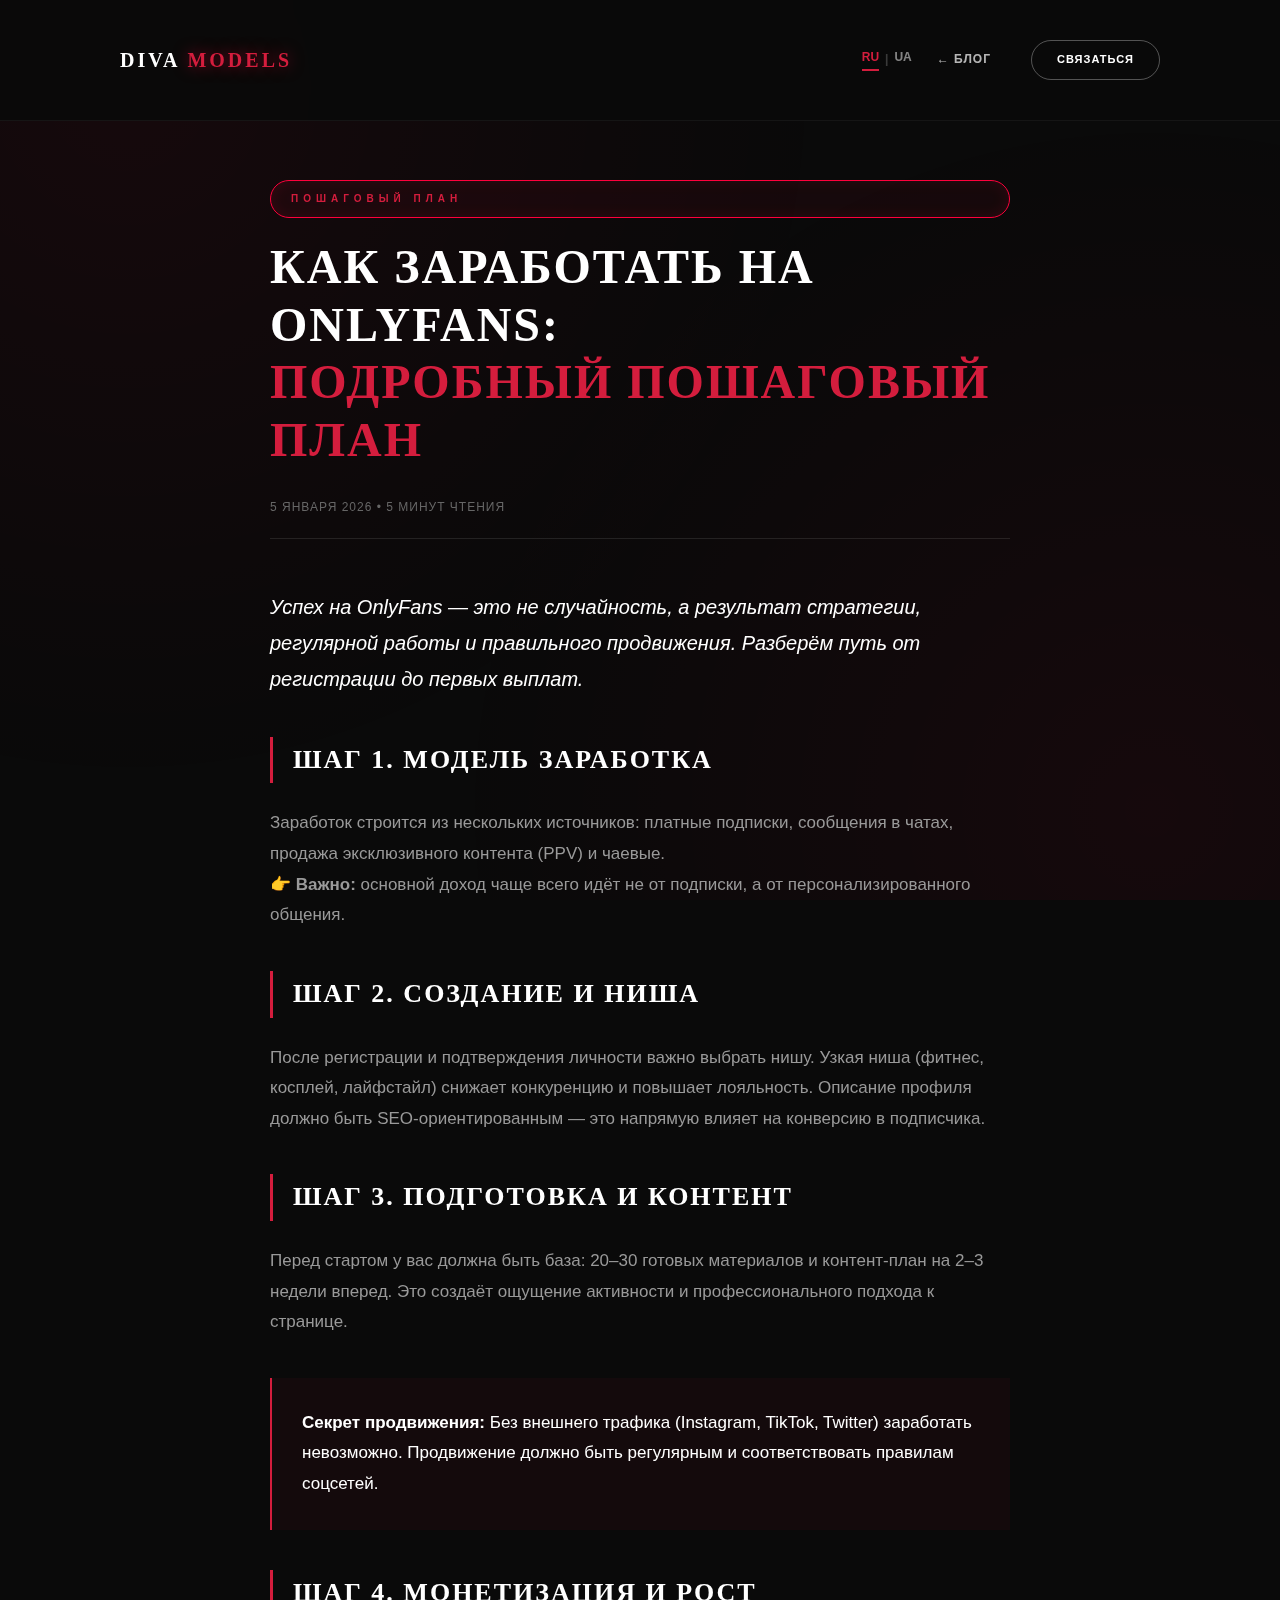
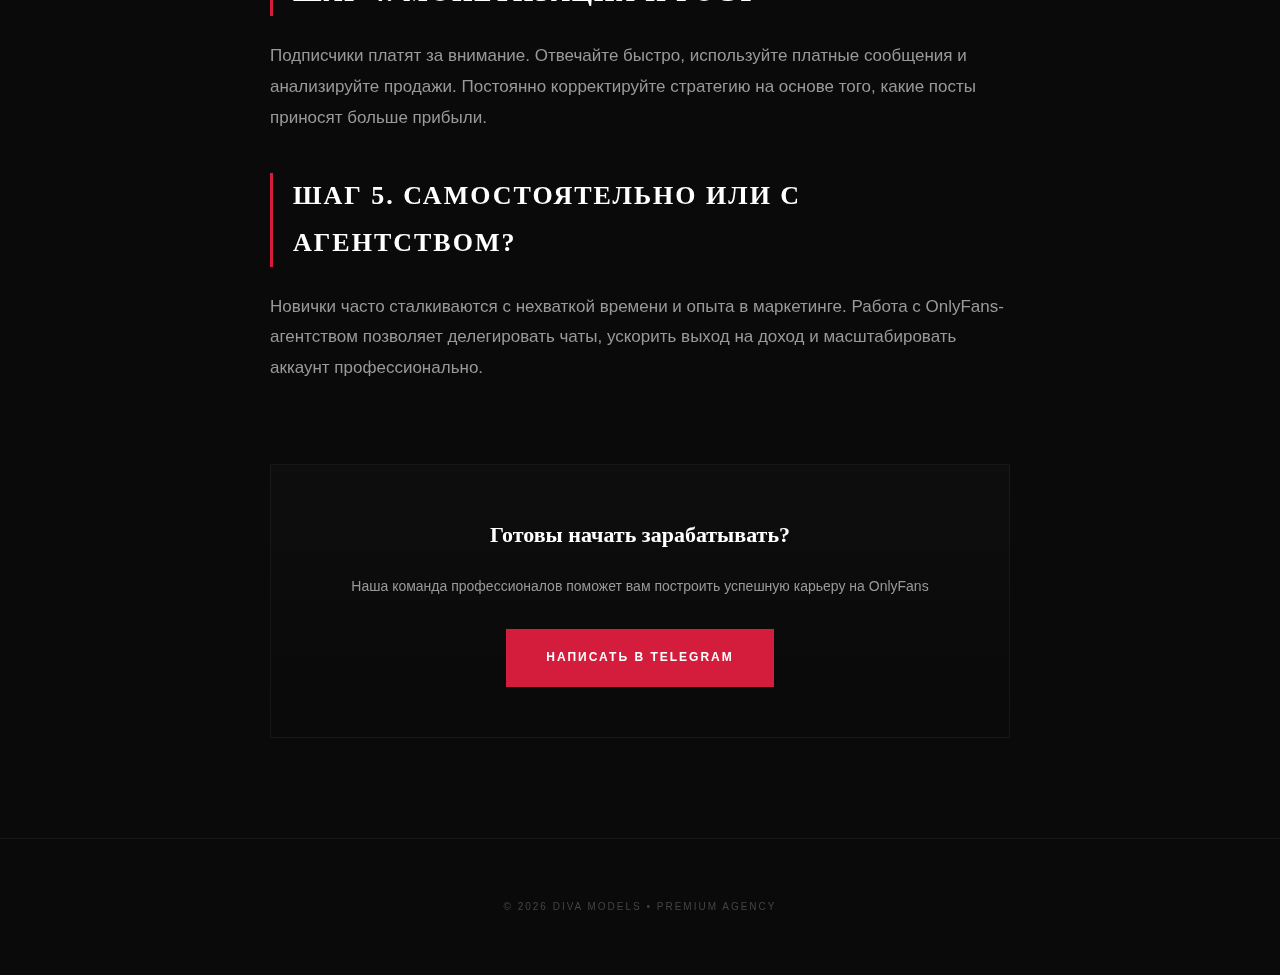
<file: article4.html>
<!DOCTYPE html>
<html lang="ru">
<head>
    <meta charset="UTF-8">
    <meta name="viewport" content="width=device-width, initial-scale=1.0">
    <title>Как заработать на OnlyFans с нуля | DIVA MODELS</title>
 <link rel="icon" href="logo.png?v=2" type="image/png">
    <link rel="stylesheet" href="style.css">
    <link href="https://fonts.googleapis.com/css2?family=Montserrat:wght@400;600;700;800;900&family=Syncopate:wght@400;700&family=Inter:wght@300;400;600;800&display=swap" rel="stylesheet">
    <style>
        /* --- СТИЛИ ШАПКИ --- */
        header {
            position: fixed;
            top: 0;
            left: 0;
            width: 100%;
            z-index: 1000;
            background: rgba(10, 10, 10, 0.95);
            backdrop-filter: blur(10px);
            border-bottom: 1px solid rgba(255, 255, 255, 0.05);
        }

        .header-content {
            display: flex;
            justify-content: space-between;
            align-items: center;
            max-width: 1100px;
            margin: 0 auto;
            padding: 15px 30px;
        }

        /* Логотип */
        .logo {
            font-family: 'Cinzel', serif;
            letter-spacing: 3px;
            font-size: 20px;
            text-transform: uppercase;
            color: #fff;
            text-decoration: none;
            white-space: nowrap;
        }
        .logo span { color: #d41d3d; }

        /* Правая часть: Язык + Блог + Связь */
        .nav-controls {
            display: flex;
            align-items: center;
            gap: 25px;
        }

        /* 1. Переключатель языков */
        .lang-switcher {
            display: flex;
            align-items: center;
            gap: 6px;
            font-family: 'Manrope', sans-serif;
            font-size: 12px;
            font-weight: 700;
        }
        .lang-btn {
            cursor: pointer;
            transition: all 0.3s ease;
            color: #ffffff;
            opacity: 0.5;
            padding-bottom: 2px;
            border-bottom: 2px solid transparent;
        }
        .lang-btn:hover { opacity: 1; }
        .lang-btn.active {
            opacity: 1 !important;
            color: #d41d3d !important;
            border-bottom: 2px solid #d41d3d;
        }
        .lang-divider { color: #fff; opacity: 0.2; }

        /* 2. Ссылка "В Блог" */
        .blog-link-header {
            text-decoration: none;
            color: #fff;
            font-family: 'Manrope', sans-serif;
            font-size: 12px;
            text-transform: uppercase;
            letter-spacing: 1px;
            font-weight: 600;
            opacity: 0.7;
            transition: 0.3s;
            white-space: nowrap;
        }
        .blog-link-header:hover {
            opacity: 1;
            color: #d41d3d;
        }

        /* 3. Кнопка связи */
        .btn-pill {
            text-decoration: none;
            color: #ffffff;
            font-size: 11px;
            font-weight: 600;
            letter-spacing: 1px;
            text-transform: uppercase;
            padding: 10px 25px;
            border: 1px solid rgba(255, 255, 255, 0.3);
            border-radius: 50px;
            transition: all 0.3s ease;
            font-family: 'Manrope', sans-serif;
            white-space: nowrap;
        }
        .btn-pill:hover {
            background-color: #fff;
            color: #000;
        }

        /* --- МОБИЛЬНАЯ АДАПТАЦИЯ --- */
        @media (max-width: 768px) {
            .header-content {
                padding: 15px 20px;
            }

            /* ЛОГОТИП В СТОЛБИК */
            .logo {
                display: flex;
                flex-direction: column;
                align-items: flex-start;
                line-height: 1;
                font-size: 14px;
                gap: 2px;
            }

            .logo span {
                font-size: 14px;
                display: block;
            }

            .nav-controls {
                gap: 12px;
            }

            .btn-pill {
                padding: 8px 14px;
                font-size: 10px;
            }
            
            .blog-link-header {
                font-size: 10px;
            }
            
            .lang-switcher {
                font-size: 11px;
            }
        }
        
        @media (max-width: 380px) {
            .nav-controls { gap: 8px; }
            .logo { font-size: 12px; }
            .logo span { font-size: 12px; }
        }
    </style>
</head>
<body class="article-page" style="background-color: #0a0a0a; color: #fff; font-family: 'Manrope', sans-serif;">

    <header>
        <div class="header-content">
            <a href="index.html" class="logo">
                DIVA 
                <span>MODELS</span>
            </a>
            
            <div class="nav-controls">
                
                <div class="lang-switcher">
                    <span class="lang-btn active" id="btn-ru" onclick="setLanguage('ru')">RU</span>
                    <span class="lang-divider">|</span>
                    <span class="lang-btn" id="btn-ua" onclick="setLanguage('ua')">UA</span>
                </div>

                <a href="blog.html" class="blog-link-header lang" data-ru="← Блог" data-ua="← Блог">← Блог</a>

                <a href="https://t.me/Diva_ManagerOF" class="btn-pill lang" data-ru="Связаться" data-ua="Зв'язатися" target="_blank">Связаться</a>

            </div>
        </div>
    </header>

    <main class="container" style="max-width: 800px; margin: 0 auto; padding: 180px 30px 100px;">
        
        <span class="label lang" data-ru="ПОШАГОВЫЙ ПЛАН" data-ua="ПОКРОКОВИЙ ПЛАН" style="font-size: 10px; letter-spacing: 5px; color: #d41d3d; text-transform: uppercase; margin-bottom: 20px; display: block;">
            ПОШАГОВЫЙ ПЛАН
        </span>

        <h1 class="lang" 
            data-ru="Как заработать на OnlyFans: <br><span style='color: #d41d3d;'>подробный пошаговый план</span>"
            data-ua="Як заробити на OnlyFans: <br><span style='color: #d41d3d;'>детальний покроковий план</span>"
            style="font-family: 'Cinzel', serif; font-size: clamp(1.8rem, 5vw, 3rem); line-height: 1.2; margin-bottom: 30px; letter-spacing: 2px; text-transform: uppercase;">
            Как заработать на OnlyFans: <br><span style="color: #d41d3d;">подробный пошаговый план</span>
        </h1>

        <div class="lang" 
             data-ru="5 Января 2026 • 5 минут чтения"
             data-ua="5 Січня 2026 • 5 хвилин читання"
             style="color: #666; font-size: 12px; text-transform: uppercase; letter-spacing: 1px; margin-bottom: 50px; border-bottom: 1px solid rgba(255,255,255,0.1); padding-bottom: 20px;">
            5 Января 2026 • 5 минут чтения
        </div>

        <div class="article-body" style="color: #999; font-size: 17px; line-height: 1.8;">
            
            <p class="lang"
               data-ru="Успех на OnlyFans — это не случайность, а результат стратегии, регулярной работы и правильного продвижения. Разберём путь от регистрации до первых выплат."
               data-ua="Успіх на OnlyFans — це не випадковість, а результат стратегії, регулярної роботи та правильного просування. Розберемо шлях від реєстрації до перших виплат."
               style="color: #fff; font-size: 20px; margin-bottom: 30px; font-weight: 300; font-style: italic;">
                Успех на OnlyFans — это не случайность, а результат стратегии, регулярной работы и правильного продвижения. Разберём путь от регистрации до первых выплат.
            </p>

            <h2 class="lang" data-ru="ШАГ 1. МОДЕЛЬ ЗАРАБОТКА" data-ua="КРОК 1. МОДЕЛЬ ЗАРОБІТКУ" style="font-family: 'Cinzel', serif; color: #fff; font-size: 26px; margin: 40px 0 25px; letter-spacing: 2px; border-left: 3px solid #d41d3d; padding-left: 20px;">
                ШАГ 1. МОДЕЛЬ ЗАРАБОТКА
            </h2>
            <p class="lang"
               data-ru="Заработок строится из нескольких источников: платные подписки, сообщения в чатах, продажа эксклюзивного контента (PPV) и чаевые. <br><strong>👉 Важно:</strong> основной доход чаще всего идёт не от подписки, а от персонализированного общения."
               data-ua="Заробіток будується з кількох джерел: платні підписки, повідомлення в чатах, продаж ексклюзивного контенту (PPV) та чайові. <br><strong>👉 Важливо:</strong> основний дохід найчастіше йде не від підписки, а від персоналізованого спілкування."
               style="margin-bottom: 25px;">
                Заработок строится из нескольких источников: платные подписки, сообщения в чатах, продажа эксклюзивного контента (PPV) и чаевые. 
                <br><strong>👉 Важно:</strong> основной доход чаще всего идёт не от подписки, а от персонализированного общения.
            </p>

            <h2 class="lang" data-ru="ШАГ 2. СОЗДАНИЕ И НИША" data-ua="КРОК 2. СТВОРЕННЯ ТА НІША" style="font-family: 'Cinzel', serif; color: #fff; font-size: 26px; margin: 40px 0 25px; letter-spacing: 2px; border-left: 3px solid #d41d3d; padding-left: 20px;">
                ШАГ 2. СОЗДАНИЕ И НИША
            </h2>
            <p class="lang"
               data-ru="После регистрации и подтверждения личности важно выбрать нишу. Узкая ниша (фитнес, косплей, лайфстайл) снижает конкуренцию и повышает лояльность. Описание профиля должно быть SEO-ориентированным — это напрямую влияет на конверсию в подписчика."
               data-ua="Після реєстрації та підтвердження особи важливо вибрати нішу. Вузька ніша (фітнес, косплей, лайфстайл) знижує конкуренцію та підвищує лояльність. Опис профілю має бути SEO-орієнтованим — це безпосередньо впливає на конверсію в підписника."
               style="margin-bottom: 25px;">
                После регистрации и подтверждения личности важно выбрать нишу. Узкая ниша (фитнес, косплей, лайфстайл) снижает конкуренцию и повышает лояльность. Описание профиля должно быть SEO-ориентированным — это напрямую влияет на конверсию в подписчика.
            </p>

            <h2 class="lang" data-ru="ШАГ 3. ПОДГОТОВКА И КОНТЕНТ" data-ua="КРОК 3. ПІДГОТОВКА ТА КОНТЕНТ" style="font-family: 'Cinzel', serif; color: #fff; font-size: 26px; margin: 40px 0 25px; letter-spacing: 2px; border-left: 3px solid #d41d3d; padding-left: 20px;">
                ШАГ 3. ПОДГОТОВКА И КОНТЕНТ
            </h2>
            <p class="lang"
               data-ru="Перед стартом у вас должна быть база: 20–30 готовых материалов и контент-план на 2–3 недели вперед. Это создаёт ощущение активности и профессионального подхода к странице."
               data-ua="Перед стартом у вас має бути база: 20–30 готових матеріалів та контент-план на 2–3 тижні вперед. Це створює відчуття активності та професійного підходу до сторінки."
               style="margin-bottom: 25px;">
                Перед стартом у вас должна быть база: 20–30 готовых материалов и контент-план на 2–3 недели вперед. Это создаёт ощущение активности и профессионального подхода к странице.
            </p>

            <blockquote class="lang"
                        data-ru="<strong>Секрет продвижения:</strong> Без внешнего трафика (Instagram, TikTok, Twitter) заработать невозможно. Продвижение должно быть регулярным и соответствовать правилам соцсетей."
                        data-ua="<strong>Секрет просування:</strong> Без зовнішнього трафіку (Instagram, TikTok, Twitter) заробити неможливо. Просування має бути регулярним і відповідати правилам соцмереж."
                        style="background: rgba(212, 29, 61, 0.05); border-left: 2px solid #d41d3d; padding: 30px; margin: 40px 0; color: #fff;">
                <strong>Секрет продвижения:</strong> Без внешнего трафика (Instagram, TikTok, Twitter) заработать невозможно. Продвижение должно быть регулярным и соответствовать правилам соцсетей.
            </blockquote>

            <h2 class="lang" data-ru="ШАГ 4. МОНЕТИЗАЦИЯ И РОСТ" data-ua="КРОК 4. МОНЕТИЗАЦІЯ ТА ЗРОСТАННЯ" style="font-family: 'Cinzel', serif; color: #fff; font-size: 26px; margin: 40px 0 25px; letter-spacing: 2px; border-left: 3px solid #d41d3d; padding-left: 20px;">
                ШАГ 4. МОНЕТИЗАЦИЯ И РОСТ
            </h2>
            <p class="lang"
               data-ru="Подписчики платят за внимание. Отвечайте быстро, используйте платные сообщения и анализируйте продажи. Постоянно корректируйте стратегию на основе того, какие посты приносят больше прибыли."
               data-ua="Підписники платять за увагу. Відповідайте швидко, використовуйте платні повідомлення та аналізуйте продажі. Постійно коригуйте стратегію на основі того, які пости приносять більше прибутку."
               style="margin-bottom: 25px;">
                Подписчики платят за внимание. Отвечайте быстро, используйте платные сообщения и анализируйте продажи. Постоянно корректируйте стратегию на основе того, какие посты приносят больше прибыли.
            </p>

            <h2 class="lang" data-ru="ШАГ 5. САМОСТОЯТЕЛЬНО ИЛИ С АГЕНТСТВОМ?" data-ua="КРОК 5. САМОСТІЙНО ЧИ З АГЕНЦІЄЮ?" style="font-family: 'Cinzel', serif; color: #fff; font-size: 26px; margin: 40px 0 25px; letter-spacing: 2px; border-left: 3px solid #d41d3d; padding-left: 20px;">
                ШАГ 5. САМОСТОЯТЕЛЬНО ИЛИ С АГЕНТСТВОМ?
            </h2>
            <p class="lang"
               data-ru="Новички часто сталкиваются с нехваткой времени и опыта в маркетинге. Работа с OnlyFans-агентством позволяет делегировать чаты, ускорить выход на доход и масштабировать аккаунт профессионально."
               data-ua="Новачки часто стикаються з браком часу та досвіду в маркетингу. Робота з OnlyFans-агенцією дозволяє делегувати чати, прискорити вихід на дохід та масштабувати акаунт професійно."
               style="margin-bottom: 25px;">
                Новички часто сталкиваются с нехваткой времени и опыта в маркетинге. Работа с OnlyFans-агентством позволяет делегировать чаты, ускорить выход на доход и масштабировать аккаунт профессионально.
            </p>

            <div style="margin-top: 80px; padding: 50px; border: 1px solid rgba(255,255,255,0.05); background: linear-gradient(to bottom, rgba(255,255,255,0.02), transparent); text-align: center;">
                <h3 class="lang" 
                    data-ru="Готовы начать зарабатывать?"
                    data-ua="Готові почати заробляти?"
                    style="font-family: 'Cinzel', serif; font-size: 22px; color: #fff; margin-bottom: 20px;">
                    Готовы начать зарабатывать?
                </h3>
                <p class="lang"
                   data-ru="Наша команда профессионалов поможет вам построить успешную карьеру на OnlyFans"
                   data-ua="Наша команда професіоналів допоможе вам побудувати успішну кар'єру на OnlyFans"
                   style="font-size: 14px; margin-bottom: 30px;">
                   Наша команда профессионалов поможет вам построить успешную карьеру на OnlyFans
                </p>
                <a href="https://t.me/Diva_ManagerOF" target="_blank" class="lang" data-ru="Написать в Telegram" data-ua="Написати в Telegram" style="display: inline-block; padding: 18px 40px; background: #d41d3d; color: #fff; text-decoration: none; font-size: 12px; letter-spacing: 2px; text-transform: uppercase; font-weight: 700; transition: 0.3s;">Написать в Telegram</a>
            </div>

        </div>
    </main>

    <footer style="padding: 60px 0; border-top: 1px solid rgba(255,255,255,0.05); text-align: center;">
        <p class="lang" data-ru="&copy; 2026 DIVA MODELS • Premium Agency" data-ua="&copy; 2026 DIVA MODELS • Premium Agency" style="font-size: 10px; color: #444; letter-spacing: 2px; text-transform: uppercase;">&copy; 2026 DIVA MODELS • Premium Agency</p>
    </footer>

    <script>
        // --- ФУНКЦИЯ ПЕРЕКЛЮЧЕНИЯ ЯЗЫКА ---
        function setLanguage(lang) {
            localStorage.setItem('diva_lang', lang);

            // Меняем текст везде
            document.querySelectorAll('.lang').forEach(el => {
                const text = el.getAttribute(`data-${lang}`);
                if (text) {
                    el.innerHTML = text;
                }
            });

            // Обновляем подсветку кнопок
            const btnRu = document.getElementById('btn-ru');
            const btnUa = document.getElementById('btn-ua');

            if (lang === 'ru') {
                btnRu.classList.add('active');
                btnUa.classList.remove('active');
            } else {
                btnUa.classList.add('active');
                btnRu.classList.remove('active');
            }
        }

        // --- ИНИЦИАЛИЗАЦИЯ ---
        window.onload = () => {
            const savedLang = localStorage.getItem('diva_lang') || 'ru';
            setLanguage(savedLang);
        };
    </script>

</body>
</html>
</file>
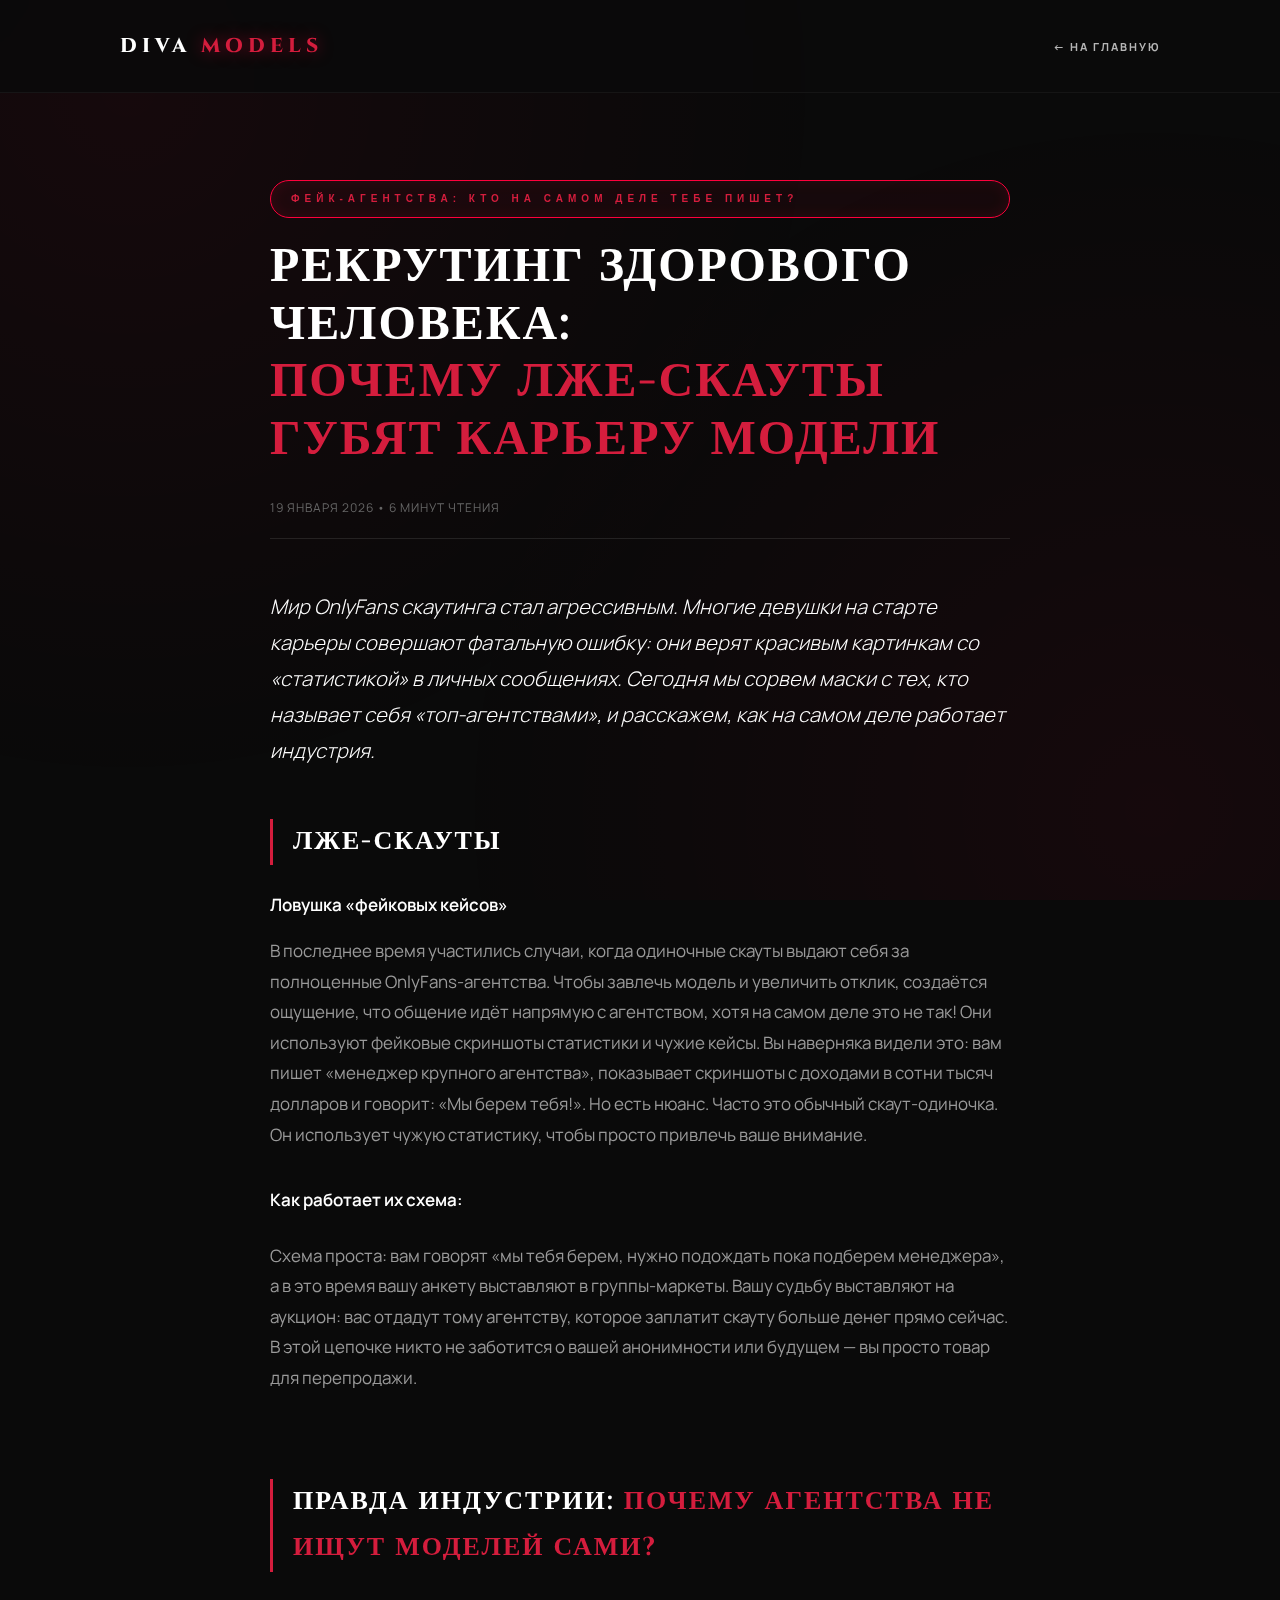
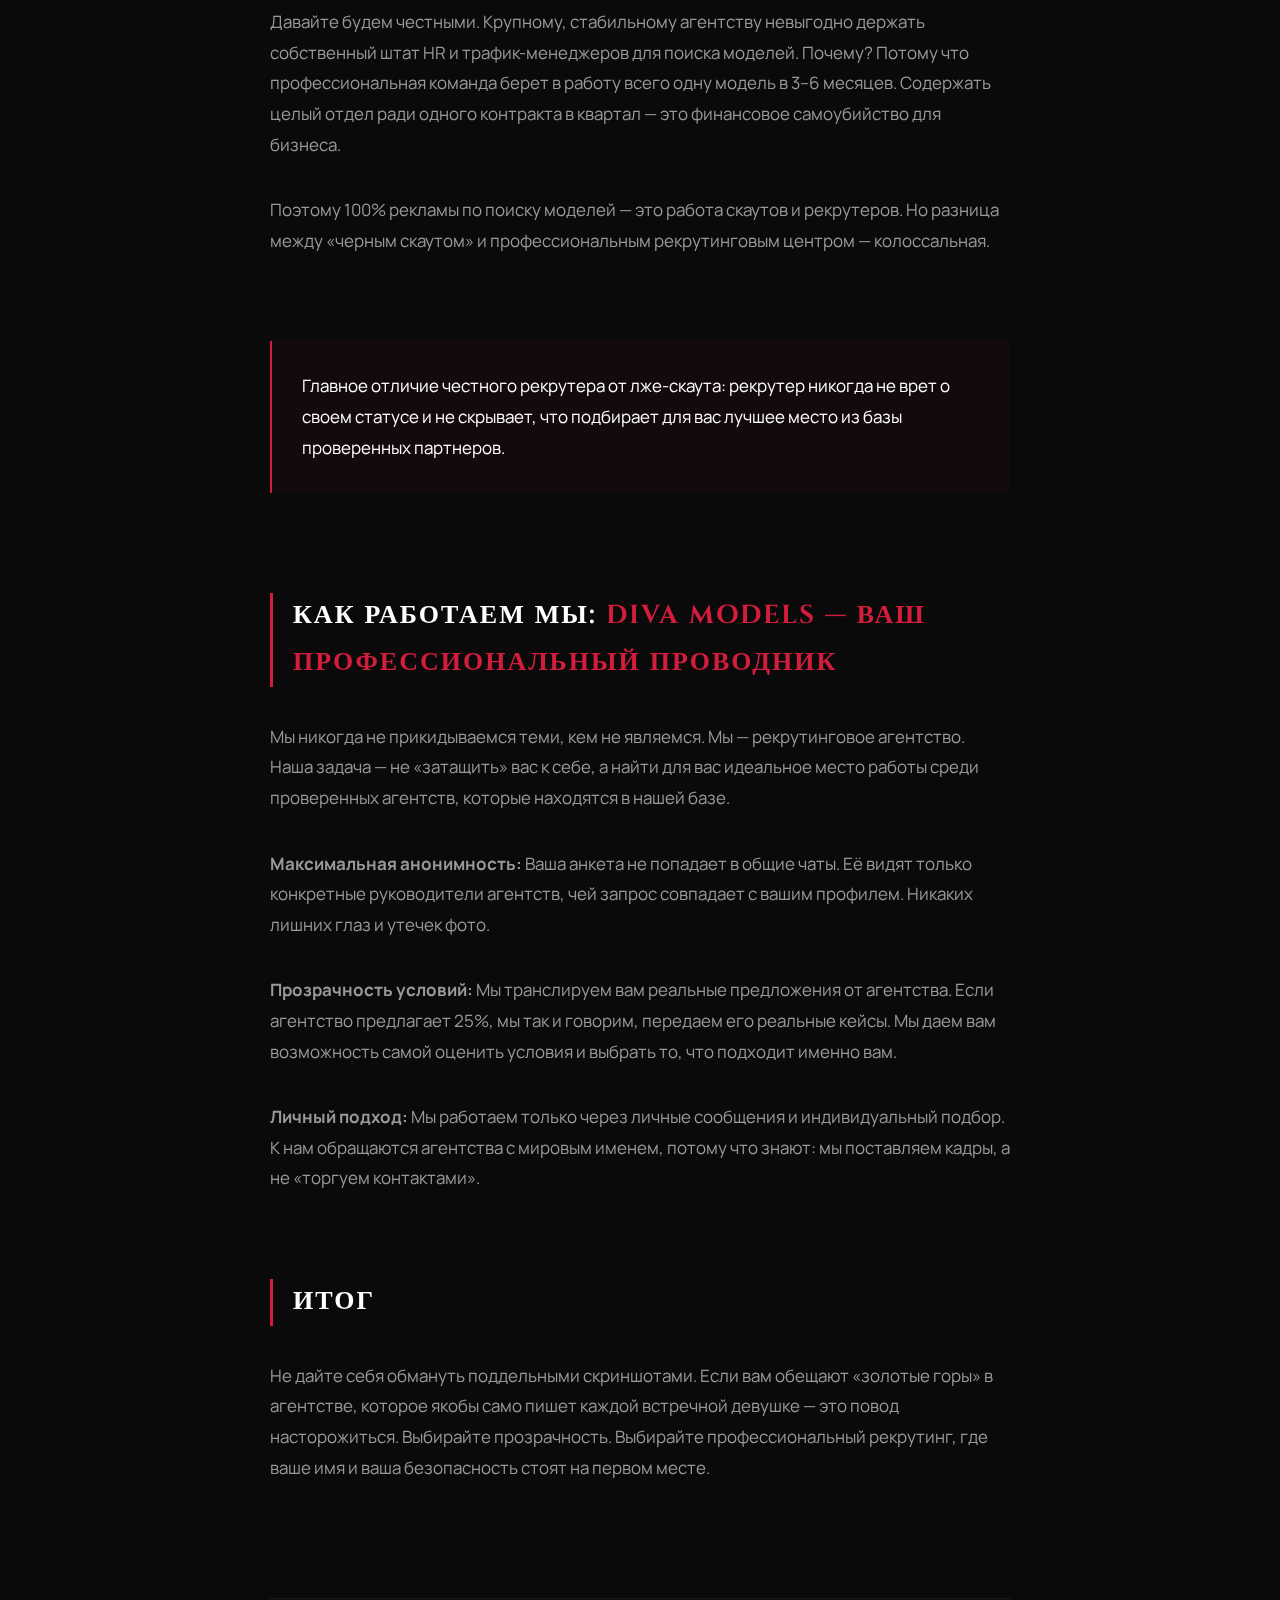
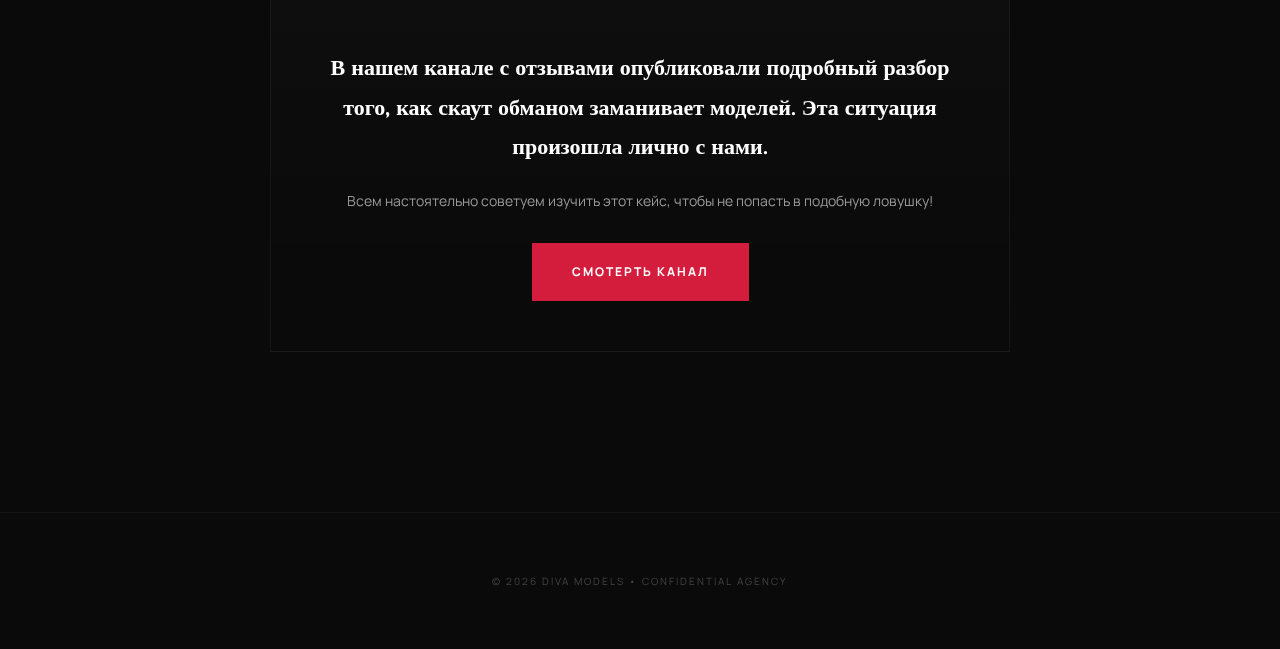
<file: article5.html>
<!DOCTYPE html>
<html lang="ru">
<head>
    <meta charset="UTF-8">
    <meta name="viewport" content="width=device-width, initial-scale=1.0">
    <title>Рекрутинг vs Скаутинг | DIVA MODELS</title>
    <link rel="stylesheet" href="style.css">
    <link href="https://fonts.googleapis.com/css2?family=Cinzel:wght@400;700&family=Manrope:wght@200;400;600&display=swap" rel="stylesheet">
</head>
<body class="article-page" style="background-color: #0a0a0a; color: #fff; font-family: 'Manrope', sans-serif;">

    <header style="position: fixed; width: 100%; padding: 30px 0; background: rgba(10,10,10,0.9); backdrop-filter: blur(10px); z-index: 1000; border-bottom: 1px solid rgba(255,255,255,0.05);">
        <div class="container" style="display: flex; justify-content: space-between; align-items: center; max-width: 1100px; margin: 0 auto; padding: 0 30px;">
            <div class="logo" style="font-family: 'Cinzel', serif; letter-spacing: 5px; font-size: 20px; text-transform: uppercase;">
                DIVA <span style="color: #d41d3d;">MODELS</span>
            </div>
            <nav>
                <a href="index.html" style="text-decoration: none; color: #fff; font-size: 11px; text-transform: uppercase; letter-spacing: 2px; opacity: 0.7; transition: 0.3s;">
                    ← На главную
                </a>
            </nav>
        </div>
    </header>

    <main class="container" style="max-width: 800px; margin: 0 auto; padding: 180px 30px 100px;">
        
        <span class="label" style="font-size: 10px; letter-spacing: 5px; color: #d41d3d; text-transform: uppercase; margin-bottom: 20px; display: block;">
            ФЕЙК-АГЕНТСТВА: КТО НА САМОМ ДЕЛЕ ТЕБЕ ПИШЕТ?
        </span>

        <h1 style="font-family: 'Cinzel', serif; font-size: clamp(1.8rem, 5vw, 3rem); line-height: 1.2; margin-bottom: 30px; letter-spacing: 2px; text-transform: uppercase;">
            Рекрутинг здорового человека: <br><span style="color: #d41d3d;">почему лже-скауты губят карьеру модели</span>
        </h1>

        <div style="color: #666; font-size: 12px; text-transform: uppercase; letter-spacing: 1px; margin-bottom: 50px; border-bottom: 1px solid rgba(255,255,255,0.1); padding-bottom: 20px;">
            19 Января 2026 • 6 минут чтения
        </div>

        <div class="article-body" style="color: #999; font-size: 17px; line-height: 1.8;">
            
            <p style="color: #fff; font-size: 20px; margin-bottom: 30px; font-weight: 300; font-style: italic;">
                Мир OnlyFans скаутинга стал агрессивным. Многие девушки на старте карьеры совершают фатальную ошибку: они верят красивым картинкам со «статистикой» в личных сообщениях. Сегодня мы сорвем маски с тех, кто называет себя «топ-агентствами», и расскажем, как на самом деле работает индустрия.
            </p>

            <h2 style="font-family: 'Cinzel', serif; color: #fff; font-size: 26px; margin: 50px 0 25px; letter-spacing: 2px; border-left: 3px solid #d41d3d; padding-left: 20px;">
                ЛЖЕ-СКАУТЫ
            </h2>

          <p style="color: #fff; margin-bottom: 15px; font-weight: 600;">Ловушка «фейковых кейсов»
            </p>
            <ul style="list-style: none; padding-left: 0; margin-bottom: 30px; display: grid; grid-template-columns: 1fr; gap: 10px;">

            <p style="margin-bottom: 25px;">
                В последнее время участились случаи, когда одиночные скауты выдают себя за полноценные OnlyFans-агентства. Чтобы завлечь модель и увеличить отклик, создаётся ощущение, что общение идёт напрямую с агентством, хотя на самом деле это не так! Они используют фейковые скриншоты статистики и чужие кейсы. Вы наверняка видели это: вам пишет «менеджер крупного агентства», показывает скриншоты с доходами в сотни тысяч долларов и говорит: «Мы берем тебя!». Но есть нюанс. Часто это обычный скаут-одиночка. Он использует чужую статистику, чтобы просто привлечь ваше внимание.
            </p>

 <p style="color: #fff; margin-bottom: 15px; font-weight: 600;">Как работает их схема:
            </p>
            <ul style="list-style: none; padding-left: 0; margin-bottom: 30px; display: grid; grid-template-columns: 1fr; gap: 10px;">

            <p style="margin-bottom: 25px;">
                Схема проста: вам говорят «мы тебя берем, нужно подождать пока подберем менеджера», а в это время вашу анкету выставляют в группы-маркеты. Вашу судьбу выставляют на аукцион: вас отдадут тому агентству, которое заплатит скауту больше денег прямо сейчас. В этой цепочке никто не заботится о вашей анонимности или будущем — вы просто товар для перепродажи.
            </p>

                <h2 style="font-family: 'Cinzel', serif; color: #fff; font-size: 26px; margin: 50px 0 25px; letter-spacing: 2px; border-left: 3px solid #d41d3d; padding-left: 20px; text-transform: uppercase;">
    ПРАВДА ИНДУСТРИИ: <span style="color: #d41d3d;">ПОЧЕМУ АГЕНТСТВА НЕ ИЩУТ МОДЕЛЕЙ САМИ?</span>
</h2>


          <p style="margin-bottom: 25px;">
                Давайте будем честными. Крупному, стабильному агентству невыгодно держать собственный штат HR и трафик-менеджеров для поиска моделей. Почему? Потому что профессиональная команда берет в работу всего одну модель в 3–6 месяцев. Содержать целый отдел ради одного контракта в квартал — это финансовое самоубийство для бизнеса.

  <p style="margin-bottom: 25px;">
                Поэтому 100% рекламы по поиску моделей — это работа скаутов и рекрутеров. Но разница между «черным скаутом» и профессиональным рекрутинговым центром — колоссальная.
            </p>
            </p>

            <blockquote style="background: rgba(212, 29, 61, 0.05); border-left: 2px solid #d41d3d; padding: 30px; margin: 40px 0; color: #fff;">
                Главное отличие честного рекрутера от лже-скаута: рекрутер никогда не врет о своем статусе и не скрывает, что подбирает для вас лучшее место из базы проверенных партнеров.
            </blockquote>

              <h2 style="font-family: 'Cinzel', serif; color: #fff; font-size: 26px; margin: 50px 0 25px; letter-spacing: 2px; border-left: 3px solid #d41d3d; padding-left: 20px; text-transform: uppercase;">
    Как работаем мы: <span style="color: #d41d3d;">DIVA MODELS — ваш профессиональный проводник</span>
</h2>

            <p style="margin-bottom: 25px;">
                Мы никогда не прикидываемся теми, кем не являемся. Мы — рекрутинговое агентство. Наша задача — не «затащить» вас к себе, а найти для вас идеальное место работы среди проверенных агентств, которые находятся в нашей базе.
            </p>

            <p style="margin-bottom: 25px;">
                <strong>Максимальная анонимность:</strong> Ваша анкета не попадает в общие чаты. Её видят только конкретные руководители агентств, чей запрос совпадает с вашим профилем. Никаких лишних глаз и утечек фото.
            </p>

            <p style="margin-bottom: 25px;">
                <strong>Прозрачность условий:</strong> Мы транслируем вам реальные предложения от агентства. Если агентство предлагает 25%, мы так и говорим, передаем его реальные кейсы. Мы даем вам возможность самой оценить условия и выбрать то, что подходит именно вам.
            </p>

 <p style="margin-bottom: 25px;">
                <strong>Личный подход:</strong> Мы работаем только через личные сообщения и индивидуальный подбор. К нам обращаются агентства с мировым именем, потому что знают: мы поставляем кадры, а не «торгуем контактами».
            </p>
       
         <h2 style="font-family: 'Cinzel', serif; color: #fff; font-size: 26px; margin: 50px 0 25px; letter-spacing: 2px; border-left: 3px solid #d41d3d; padding-left: 20px;">
                ИТОГ
            </h2>

            <p style="margin-bottom: 25px;">
                Не дайте себя обмануть поддельными скриншотами. Если вам обещают «золотые горы» в агентстве, которое якобы само пишет каждой встречной девушке — это повод насторожиться. Выбирайте прозрачность. Выбирайте профессиональный рекрутинг, где ваше имя и ваша безопасность стоят на первом месте.

            <div style="margin-top: 80px; padding: 50px; border: 1px solid rgba(255,255,255,0.05); background: linear-gradient(to bottom, rgba(255,255,255,0.02), transparent); text-align: center;">
                <h3 style="font-family: 'Cinzel', serif; font-size: 22px; color: #fff; margin-bottom: 20px;">В нашем канале с отзывами опубликовали подробный разбор того, как скаут обманом заманивает моделей. Эта ситуация произошла лично с нами. 
                    </h3>
                <p style="font-size: 14px; margin-bottom: 30px;">Всем настоятельно советуем изучить этот кейс, чтобы не попасть в подобную ловушку!

</p>
                <a href="https://t.me/divareviewsss/57" target="_blank" style="display: inline-block; padding: 18px 40px; background: #d41d3d; color: #fff; text-decoration: none; font-size: 12px; letter-spacing: 2px; text-transform: uppercase; font-weight: 700; transition: 0.3s;">Смотерть канал</a>
            </div>

        </div>
    </main>

    <footer style="padding: 60px 0; border-top: 1px solid rgba(255,255,255,0.05); text-align: center;">
        <p style="font-size: 10px; color: #444; letter-spacing: 2px; text-transform: uppercase;">&copy; 2026 DIVA MODELS • Confidential Agency</p>
    </footer>

</body>

</html>
</file>
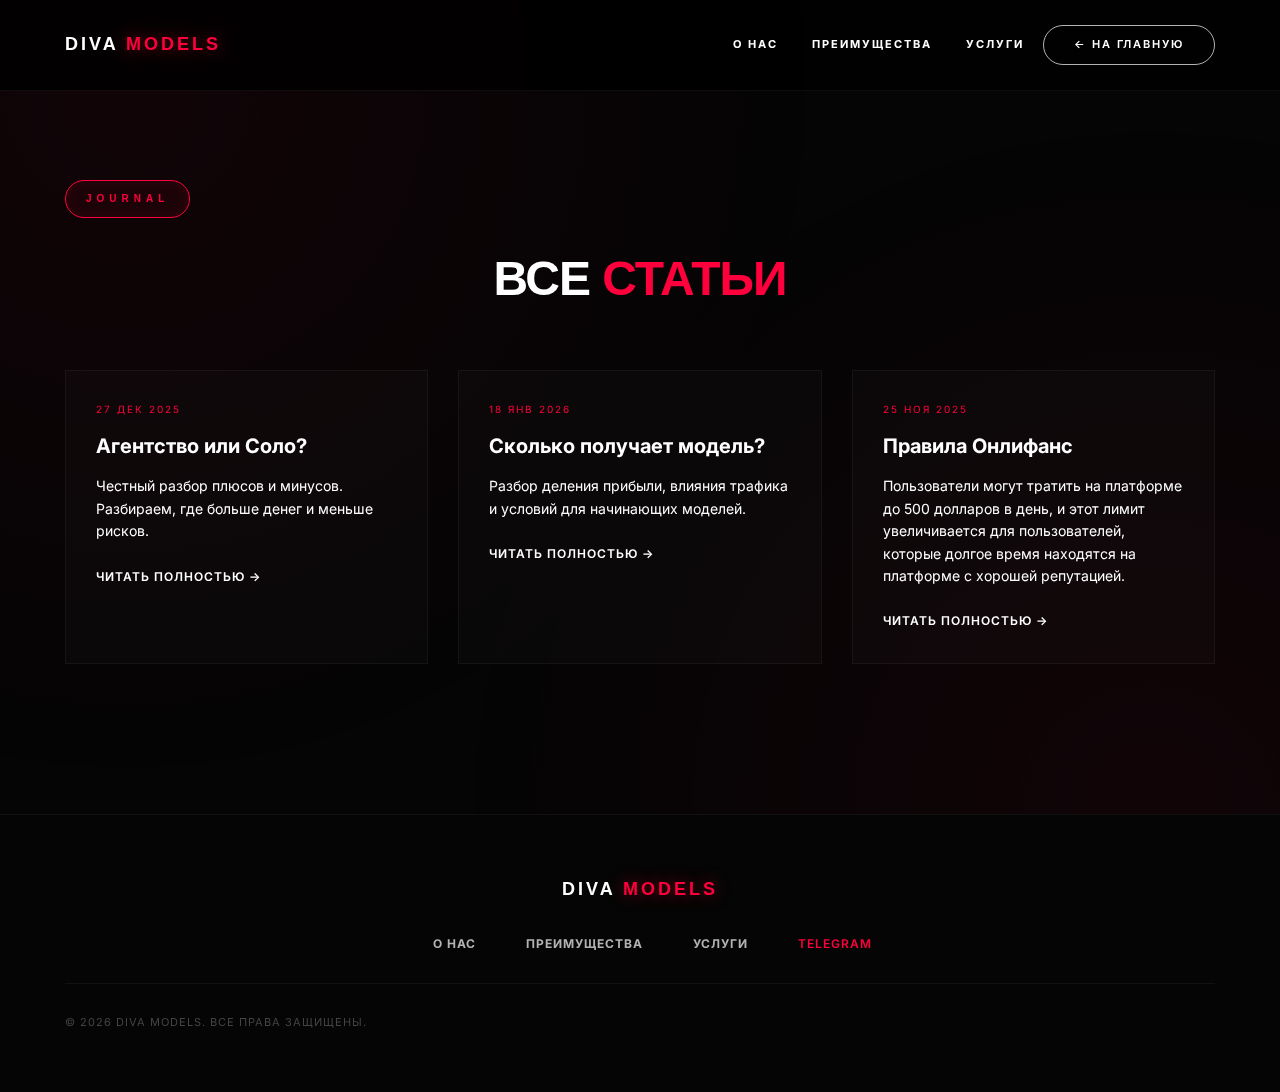
<file: blog.html>
<!DOCTYPE html>
<html lang="ru">
<head>
    <meta charset="UTF-8">
    <meta name="viewport" content="width=device-width, initial-scale=1.0">
    <title>Блог | DIVA MODELS</title>
    <link rel="stylesheet" href="style.css">
    <link href="https://fonts.googleapis.com/css2?family=Montserrat:wght@400;600;700;800;900&family=Syncopate:wght@400;700&family=Inter:wght@300;400;600;800&display=swap" rel="stylesheet">
</head>
<body style="background-color: #050505;">

    <header>
        <div class="container header-content">
            <div class="logo">DIVA <span>MODELS</span></div>
            <nav class="main-nav">
                <a href="index.html#about">О нас</a>
                <a href="index.html#features">Преимущества</a>
                <a href="index.html#services">Услуги</a>
                <a href="index.html" class="btn-pill">← На главную</a>
            </nav>
        </div>
    </header>

    <main style="padding-top: 180px; padding-bottom: 100px;">
        <div class="container">
            <div class="label" style="text-align: center;">JOURNAL</div>
            <h1 class="section-title" style="text-align: center; margin-bottom: 60px;">
                ВСЕ <span class="text-red">СТАТЬИ</span>
            </h1>
            
            <div class="blog-grid" style="
                display: grid; 
                grid-template-columns: repeat(auto-fit, minmax(300px, 1fr)); 
                gap: 30px;
            ">
                
                <article class="blog-card active">
                    <div class="blog-date">27 ДЕК 2025</div>
                    <h3>Агентство или Соло?</h3>
                    <p>Честный разбор плюсов и минусов. Разбираем, где больше денег и меньше рисков.</p>
                    <a href="article1.html" class="blog-link">Читать полностью →</a>
                </article>

                <article class="blog-card active">
                    <div class="blog-date">18 ЯНВ 2026</div>
                    <h3>Сколько получает модель?</h3>
                    <p>Разбор деления прибыли, влияния трафика и условий для начинающих моделей.</p>
                    <a href="article2.html" class="blog-link">Читать полностью →</a>
                </article>

            
                  <article class="blog-card active">
                    <div class="blog-date">25 НОЯ 2025</div>
                    <h3>Правила Онлифанс</h3>
                    <p>Пользователи могут тратить на платформе до 500 долларов в день, и этот лимит увеличивается для пользователей, которые долгое время находятся на платформе с хорошей репутацией.</p>
                    <a href="article2.html" class="blog-link">Читать полностью →</a>
                </article>
                

            </div>
        </div>
    </main>

  <footer class="footer" style="padding: 60px 0; border-top: 1px solid rgba(255,255,255,0.05); margin-top: 50px;">
        <div class="container">
            <div class="footer-content" style="display: flex; flex-direction: column; align-items: center; gap: 30px;">
                
                <div class="logo">DIVA <span>MODELS</span></div>
                
                <nav class="footer-nav" style="display: flex; flex-direction: row; justify-content: center; gap: 25px; flex-wrap: wrap;">
                    <a href="index.html#about" style="text-decoration: none; color: var(--gray-text); font-size: 12px; text-transform: uppercase; letter-spacing: 1px; transition: 0.3s;" onmouseover="this.style.color='#fff'" onmouseout="this.style.color='var(--gray-text)'">О нас</a>
                    <a href="index.html#features" style="text-decoration: none; color: var(--gray-text); font-size: 12px; text-transform: uppercase; letter-spacing: 1px; transition: 0.3s;" onmouseover="this.style.color='#fff'" onmouseout="this.style.color='var(--gray-text)'">Преимущества</a>
                    <a href="index.html#services" style="text-decoration: none; color: var(--gray-text); font-size: 12px; text-transform: uppercase; letter-spacing: 1px; transition: 0.3s;" onmouseover="this.style.color='#fff'" onmouseout="this.style.color='var(--gray-text)'">Услуги</a>
                    <a href="https://t.me/Diva_ManagerOF" target="_blank" style="text-decoration: none; color: var(--accent-red); font-size: 12px; text-transform: uppercase; letter-spacing: 1px; font-weight: 600;">Telegram</a>
                </nav>

                <div class="footer-bottom" style="text-align: center; border-top: 1px solid rgba(255,255,255,0.05); padding-top: 30px; width: 100%;">
                    <p style="font-size: 11px; color: #444; letter-spacing: 1px;">&copy; 2026 DIVA MODELS. Все права защищены.</p>
                </div>
            </div>
        </div>
    </footer>

    <script>
        // Скрипт для плавного появления карточек при скролле
        function reveal() {
            var reveals = document.querySelectorAll(".blog-card");
            for (var i = 0; i < reveals.length; i++) {
                var windowHeight = window.innerHeight;
                var elementTop = reveals[i].getBoundingClientRect().top;
                if (elementTop < windowHeight - 50) {
                    reveals[i].classList.add("active");
                }
            }
        }
        window.addEventListener("scroll", reveal);
        window.onload = reveal;
    </script>

</body>
</html>
</file>
<file: style.css>
:root {
    --bg-color: #050505;
    --text-color: #ffffff;
    --accent-red: #ff003c;
    --gray-text: #b3b3b3;
    --font-main: 'Montserrat', sans-serif;
}

/* Общие настройки */
* { margin: 0; padding: 0; box-sizing: border-box; }
html { scroll-behavior: smooth; } /* Плавная прокрутка к разделам */

body {
    background-color: var(--bg-color);
    color: var(--text-color);
    font-family: var(--font-main);
    overflow-x: hidden;
}

.container {
    max-width: 1200px;
    margin: 0 auto;
    padding: 0 20px;
}

/* --- HEADER --- */
header {
    position: fixed;
    top: 0;
    width: 100%;
    padding: 20px 0;
    background: rgba(5, 5, 5, 0.9);
    backdrop-filter: blur(15px);
    z-index: 1000;
    border-bottom: 1px solid rgba(255, 255, 255, 0.05);
}

.header-content { display: flex; justify-content: space-between; align-items: center; }
.logo { font-size: 22px; font-weight: 800; letter-spacing: 1px; text-transform: uppercase; }
.logo span { color: var(--accent-red); }

nav a {
    text-decoration: none;
    color: var(--text-color);
    margin-left: 35px;
    font-size: 13px;
    font-weight: 600;
    text-transform: uppercase;
    letter-spacing: 1px;
    transition: 0.3s;
}
nav a:hover { color: var(--accent-red); }

.btn-contact {
    border: 1px solid rgba(255, 255, 255, 0.3);
    padding: 10px 25px;
    border-radius: 50px;
}
.btn-contact:hover { border-color: var(--accent-red); background: var(--accent-red); }

/* --- ОБЩИЕ ЭЛЕМЕНТЫ (ЦЕНТРИРОВАНИЕ) --- */
.label {
    color: var(--accent-red);
    font-size: 12px;
    font-weight: 700;
    letter-spacing: 4px;
    margin-bottom: 25px;
    text-transform: uppercase;
    border: 1px solid rgba(255, 0, 60, 0.3);
    padding: 8px 16px;
    border-radius: 50px;
    background: rgba(255, 0, 60, 0.05);
}

.btn-primary {
    display: inline-block;
    background: var(--accent-red);
    color: #fff;
    padding: 20px 50px;
    text-decoration: none;
    font-weight: 800;
    text-transform: uppercase;
    font-size: 14px;
    letter-spacing: 1px;
    border-radius: 4px;
    box-shadow: 0 10px 40px rgba(255, 0, 60, 0.25);
    transition: 0.3s;
}
.btn-primary:hover { transform: translateY(-5px); box-shadow: 0 15px 50px rgba(255, 0, 60, 0.4); }

/* --- HERO SECTION --- */
.hero {
    min-height: 100vh;
    display: flex;
    align-items: center;
    justify-content: center;
    position: relative;
    padding-top: 120px;
    text-align: center;
}

.hero-content { display: flex; flex-direction: column; align-items: center; position: relative; z-index: 2; }

.hero h1 { font-size: clamp(3rem, 9vw, 6.5rem); font-weight: 900; line-height: 1; margin-bottom: 30px; letter-spacing: -2px; }
.glow-text { color: var(--accent-red); text-shadow: 0 0 50px rgba(255, 0, 60, 0.5); }

.hero-desc { color: var(--gray-text); font-size: 18px; line-height: 1.6; max-width: 750px; margin: 0 auto 50px; }

.buttons { display: flex; gap: 20px; flex-wrap: wrap; justify-content: center; }

.btn-secondary {
    display: inline-block;
    padding: 20px 40px;
    color: #fff;
    text-decoration: none;
    font-weight: 600;
    font-size: 14px;
    text-transform: uppercase;
    letter-spacing: 1px;
    transition: 0.3s;
    border: 1px solid rgba(255, 255, 255, 0.2);
    border-radius: 4px;
}
.btn-secondary:hover { border-color: var(--accent-red); color: var(--accent-red); }

.red-glow-bg {
    position: absolute;
    width: 60vw; height: 60vw;
    background: radial-gradient(circle, rgba(255, 0, 60, 0.15) 0%, transparent 70%);
    top: 50%; left: 50%; transform: translate(-50%, -50%);
    z-index: 1; pointer-events: none;
}

/* --- ABOUT SECTION --- */
.about {
    padding: 140px 0;
    text-align: center;
    border-top: 1px solid rgba(255, 255, 255, 0.05);
}

.about-content { display: flex; flex-direction: column; align-items: center; }
.about-title { font-size: clamp(2rem, 5vw, 3.5rem); font-weight: 900; margin-bottom: 40px; line-height: 1.2; }
.about-desc { color: var(--gray-text); font-size: 18px; line-height: 1.8; max-width: 850px; margin-bottom: 30px; }
.about-desc strong { color: #fff; }
.text-red { color: var(--accent-red); }

.divider { width: 60px; height: 2px; background: var(--accent-red); margin: 20px 0 40px; box-shadow: 0 0 15px var(--accent-red); }

.about-stats { display: flex; align-items: center; justify-content: center; gap: 60px; margin: 60px 0; }
.stat-item { display: flex; flex-direction: column; }
.stat-number { font-size: 56px; font-weight: 900; color: #fff; line-height: 1; margin-bottom: 10px; }
.stat-text { font-size: 13px; color: var(--accent-red); text-transform: uppercase; letter-spacing: 2px; font-weight: 700; }
.stat-sep { width: 1px; height: 80px; background: rgba(255, 255, 255, 0.1); }

@media (max-width: 768px) {
    .about-stats { flex-direction: column; gap: 40px; }
    .stat-sep { display: none; }
}
/* --- SECTION FEATURES --- */
.features {
    padding: 120px 0;
    text-align: center;
    background-color: #050505;
    border-top: 1px solid rgba(255, 255, 255, 0.05);
}

.section-title {
    font-size: clamp(2.5rem, 5vw, 3.5rem);
    font-weight: 900;
    margin-bottom: 70px;
    line-height: 1.1;
    letter-spacing: -1px;
}

.features-grid {
    display: grid;
    grid-template-columns: repeat(3, 1fr); /* 3 колонки в ряд */
    gap: 30px;
    margin-bottom: 70px;
}

.feature-card {
    background: rgba(255, 255, 255, 0.02);
    padding: 50px 35px;
    border: 1px solid rgba(255, 255, 255, 0.05);
    border-radius: 20px;
    transition: all 0.4s cubic-bezier(0.175, 0.885, 0.32, 1.275);
    display: flex;
    flex-direction: column;
    align-items: center;
    position: relative;
}

/* Красная акцентная линия вместо номеров */
.card-line {
    width: 40px;
    height: 3px;
    background: var(--accent-red);
    margin-bottom: 25px;
    border-radius: 2px;
    box-shadow: 0 0 10px var(--accent-red);
}

.feature-card:hover {
    background: rgba(255, 0, 60, 0.04);
    border-color: rgba(255, 0, 60, 0.4);
    transform: translateY(-10px);
}

.feature-card h3 {
    font-size: 22px;
    font-weight: 700;
    margin-bottom: 20px;
    color: #fff;
    line-height: 1.3;
}

.feature-card p {
    font-size: 16px;
    color: var(--gray-text);
    line-height: 1.7;
}

/* Адаптивность для мобильных устройств */
@media (max-width: 992px) {
    .features-grid { grid-template-columns: repeat(2, 1fr); }
}

@media (max-width: 650px) {
    .features-grid { grid-template-columns: 1fr; }
    .section-title { font-size: 2.2rem; }
    .feature-card { padding: 40px 25px; }
}
/* --- SECTION STEPS --- */
.steps {
    padding: 120px 0;
    background-color: #050505;
    text-align: center;
    border-top: 1px solid rgba(255, 255, 255, 0.05);
}

.steps-intro {
    color: var(--gray-text);
    font-size: 18px;
    margin-bottom: 60px;
    margin-top: -40px;
}

.steps-container {
    position: relative;
    max-width: 800px;
    margin: 0 auto 60px;
    display: flex;
    flex-direction: column;
    align-items: center;
}

/* Линия между шагами */
.steps-container::before {
    content: '';
    position: absolute;
    top: 0;
    bottom: 0;
    left: 50%;
    width: 2px;
    background: linear-gradient(to bottom, transparent, var(--accent-red), transparent);
    transform: translateX(-50%);
    z-index: 1;
}

.step-item {
    position: relative;
    z-index: 2;
    display: flex;
    flex-direction: column;
    align-items: center;
    margin-bottom: 50px;
    width: 100%;
}

.step-circle {
    width: 50px;
    height: 50px;
    background: var(--bg-color);
    border: 2px solid var(--accent-red);
    color: #fff;
    border-radius: 50%;
    display: flex;
    align-items: center;
    justify-content: center;
    font-weight: 900;
    font-size: 20px;
    margin-bottom: 20px;
    box-shadow: 0 0 20px rgba(255, 0, 60, 0.4);
}

.step-info {
    max-width: 500px;
}

.step-info h3 {
    font-size: 24px;
    color: #fff;
    margin-bottom: 10px;
    font-weight: 700;
}

.step-info p {
    font-size: 16px;
    color: var(--gray-text);
    line-height: 1.6;
}

.steps-cta {
    margin-top: 40px;
}

/* Адаптивность */
@media (max-width: 600px) {
    .step-info {
        padding: 0 20px;
    }
    .section-title {
        font-size: 2.2rem;
    }
}
/* --- SECTION SERVICES --- */
.services {
    padding: 120px 0;
    background-color: #050505;
    text-align: center;
    border-top: 1px solid rgba(255, 255, 255, 0.05);
}

.services-intro {
    color: #fff;
    font-size: 20px;
    font-weight: 500;
    margin-bottom: 60px;
    margin-top: -40px;
}

.services-list {
    max-width: 900px;
    margin: 0 auto 60px;
    display: grid;
    grid-template-columns: repeat(2, 1fr); /* 2 колонки */
    gap: 40px;
}

.service-item {
    background: linear-gradient(145deg, rgba(255, 255, 255, 0.03) 0%, rgba(255, 255, 255, 0.01) 100%);
    padding: 40px;
    border-radius: 20px;
    border: 1px solid rgba(255, 255, 255, 0.05);
    text-align: left; /* Текст внутри карточки услуги читается лучше слева */
    transition: 0.3s;
}

.service-item:hover {
    border-color: rgba(255, 0, 60, 0.3);
    transform: scale(1.02);
}

.service-header {
    display: flex;
    align-items: center;
    gap: 15px;
    margin-bottom: 20px;
}

.service-dot {
    width: 8px;
    height: 8px;
    background: var(--accent-red);
    border-radius: 50%;
    box-shadow: 0 0 10px var(--accent-red);
}

.service-item h3 {
    font-size: 22px;
    color: #fff;
    font-weight: 700;
}

.service-item p {
    font-size: 16px;
    color: var(--gray-text);
    line-height: 1.6;
}

/* Адаптивность для мобильных */
@media (max-width: 768px) {
    .services-list {
        grid-template-columns: 1fr;
        padding: 0 10px;
    }
    .service-item {
        padding: 30px;
    }
}
@import url('https://fonts.googleapis.com/css2?family=Syncopate:wght@400;700&family=Inter:wght@300;400;600;800&display=swap');

:root {
    --bg-dark: #020202;
    --card-bg: rgba(15, 15, 15, 0.7);
    --accent-red: #ff003c;
    --accent-glow: rgba(255, 0, 60, 0.5);
    --text-main: #ffffff;
    --text-dim: #a0a0a0;
    --font-header: 'Syncopate', sans-serif; /* Футуристичный шрифт для заголовков */
    --font-body: 'Inter', sans-serif;
}

* { margin: 0; padding: 0; box-sizing: border-box; }
html { scroll-behavior: smooth; }

body {
    background-color: var(--bg-dark);
    color: var(--text-main);
    font-family: var(--font-body);
    line-height: 1.6;
    overflow-x: hidden;
}

/* Фон с динамическим свечением */
body::before {
    content: '';
    position: fixed;
    top: 0; left: 0; width: 100%; height: 100%;
    background: 
        radial-gradient(circle at 10% 10%, rgba(255, 0, 60, 0.05) 0%, transparent 50%),
        radial-gradient(circle at 90% 90%, rgba(255, 0, 60, 0.05) 0%, transparent 50%);
    z-index: -1;
}

.container { max-width: 1200px; margin: 0 auto; padding: 0 25px; }

/* --- HEADER --- */
header {
    position: fixed;
    top: 0; width: 100%; padding: 25px 0;
    background: rgba(0, 0, 0, 0.8);
    backdrop-filter: blur(20px);
    z-index: 1000;
    border-bottom: 1px solid rgba(255, 255, 255, 0.05);
}

.header-content { display: flex; justify-content: space-between; align-items: center; }
.logo { font-family: var(--font-header); font-size: 18px; letter-spacing: 3px; }
.logo span { color: var(--accent-red); text-shadow: 0 0 15px var(--accent-glow); }

nav a {
    text-decoration: none; color: var(--text-main);
    margin-left: 30px; font-size: 11px; font-weight: 700;
    text-transform: uppercase; letter-spacing: 2px; transition: 0.3s;
}
nav a:hover { color: var(--accent-red); text-shadow: 0 0 10px var(--accent-red); }

/* --- UI ELEMENTS --- */
.label {
    display: inline-block;
    font-family: var(--font-header);
    font-size: 10px; color: var(--accent-red);
    letter-spacing: 5px; margin-bottom: 30px;
    padding: 10px 20px; border: 1px solid var(--accent-red);
    background: rgba(255, 0, 60, 0.05);
    box-shadow: inset 0 0 15px rgba(255, 0, 60, 0.1);
}

.btn-primary {
    display: inline-block;
    background: var(--accent-red);
    color: #fff; padding: 22px 45px;
    text-decoration: none; font-weight: 800;
    text-transform: uppercase; font-size: 12px; letter-spacing: 2px;
    clip-path: polygon(10% 0, 100% 0, 90% 100%, 0 100%); /* Скошенные края */
    transition: 0.4s;
}
.btn-primary:hover {
    transform: scale(1.05);
    box-shadow: 0 0 30px var(--accent-glow);
    background: #fff; color: #000;
}

/* --- SECTIONS COMMON --- */
section { padding: 120px 0; text-align: center; border-bottom: 1px solid rgba(255,255,255,0.03); }
.section-title {
    font-family: var(--font-header);
    font-size: clamp(1.8rem, 4vw, 3rem);
    margin-bottom: 50px; line-height: 1.3;
}
.text-red { color: var(--accent-red); }

/* --- HERO --- */
.hero { min-height: 100vh; display: flex; align-items: center; }
.hero h1 {
    font-family: var(--font-header);
    font-size: clamp(3rem, 10vw, 7rem);
    margin-bottom: 20px; letter-spacing: -2px;
}
.hero-desc {
    font-size: 18px; color: var(--text-dim);
    max-width: 800px; margin: 0 auto 50px;
}

/* --- FEATURES & SERVICES CARDS --- */
.features-grid, .services-list {
    display: grid; gap: 25px; margin-top: 50px;
}

.feature-card, .service-item {
    background: var(--card-bg);
    border: 1px solid rgba(255, 255, 255, 0.05);
    padding: 40px; border-radius: 0; /* Острые углы для техно-стиля */
    transition: 0.4s;
    position: relative;
}
.feature-card:hover, .service-item:hover {
    border-color: var(--accent-red);
    background: rgba(255, 0, 60, 0.02);
}
.card-line { width: 100%; height: 1px; background: var(--accent-red); margin-bottom: 20px; }

/* --- STEPS --- */
.step-circle {
    width: 60px; height: 60px;
    border-radius: 0; transform: rotate(45deg); /* Квадраты вместо кругов */
    border: 2px solid var(--accent-red);
    display: flex; align-items: center; justify-content: center;
    margin-bottom: 30px;
}
.step-circle span { transform: rotate(-45deg); font-family: var(--font-header); }

/* --- BENEFITS (ROWS) --- */
.benefit-row {
    background: rgba(255,255,255,0.02);
    margin-bottom: 10px; padding: 30px;
    display: flex; justify-content: space-between; align-items: center;
    border-left: 3px solid transparent;
}
.benefit-row:hover {
    border-left-color: var(--accent-red);
    background: rgba(255,255,255,0.05);
}

/* --- MOBILE --- */
@media (max-width: 768px) {
    .features-grid, .services-list { grid-template-columns: 1fr; }
    .benefit-row { flex-direction: column; text-align: center; gap: 10px; }
}
/* --- DOUBLE BUTTONS STYLE --- */
.benefits-cta {
    margin-top: 60px;
}

.double-buttons {
    display: flex;
    gap: 20px;
    justify-content: center;
    flex-wrap: wrap;
}

/* Основная кнопка (уже есть в стиле, но добавим специфики) */
.btn-primary {
    min-width: 220px;
    text-align: center;
}

/* Вторая кнопка (Кейсы) */
.btn-outline {
    display: inline-block;
    border: 1px solid rgba(255, 255, 255, 0.3);
    color: var(--text-white);
    padding: 18px 45px;
    text-decoration: none;
    font-size: 12px;
    text-transform: uppercase;
    letter-spacing: 3px;
    transition: 0.5s cubic-bezier(0.4, 0, 0.2, 1);
    background: transparent;
    min-width: 220px;
    text-align: center;
}

.btn-outline:hover {
    border-color: var(--accent-red);
    color: var(--accent-red);
    background: rgba(212, 29, 61, 0.05);
}

/* Адаптивность для кнопок */
@media (max-width: 600px) {
    .double-buttons {
        flex-direction: column;
        align-items: center;
    }
    .btn-primary, .btn-outline {
        width: 100%;
        max-width: 300px;
    }
}
/* --- SECTION BLOG --- */
.blog {
    padding: 120px 0;
    background-color: var(--bg-color);
    border-top: 1px solid rgba(255, 255, 255, 0.05);
}

.blog-grid {
    display: grid;
    grid-template-columns: repeat(3, 1fr);
    gap: 40px;
    margin-top: 60px;
    text-align: left;
}

.blog-card {
    padding: 30px;
    background: rgba(255, 255, 255, 0.02);
    border: 1px solid rgba(255, 255, 255, 0.05);
    transition: 0.4s ease;
}

.blog-card:hover {
    border-color: var(--accent-red);
    background: rgba(255, 255, 255, 0.04);
    transform: translateY(-5px);
}

.blog-date {
    font-size: 10px;
    letter-spacing: 2px;
    color: var(--accent-red);
    text-transform: uppercase;
    margin-bottom: 15px;
}

.blog-card h3 {
    font-family: var(--font-title);
    font-size: 20px;
    margin-bottom: 15px;
    line-height: 1.4;
    color: var(--text-white);
}

.blog-card p {
    font-size: 14px;
    color: var(--text-gray);
    line-height: 1.6;
    margin-bottom: 20px;
}

.blog-link {
    text-decoration: none;
    color: var(--text-white);
    font-size: 12px;
    text-transform: uppercase;
    letter-spacing: 1px;
    font-weight: 600;
    transition: 0.3s;
}

.blog-link:hover {
    color: var(--accent-red);
    padding-left: 5px;
}

/* Адаптивность для мобильных */
@media (max-width: 900px) {
    .blog-grid { grid-template-columns: 1fr; }
}

/* --- FOOTER STYLE --- */
.footer {
    padding: 80px 0 40px;
    background-color: #050505;
    border-top: 1px solid rgba(255, 255, 255, 0.05);
}

.footer-top {
    display: flex;
    justify-content: space-between;
    align-items: center;
    margin-bottom: 60px;
}

.footer-logo {
    font-family: var(--font-title);
    font-size: 20px;
    letter-spacing: 5px;
    text-transform: uppercase;
}

.footer-logo span {
    color: var(--accent-red);
}

.footer-nav a, .footer-socials a {
    text-decoration: none;
    color: var(--text-gray);
    font-size: 11px;
    text-transform: uppercase;
    letter-spacing: 2px;
    margin-left: 25px;
    transition: 0.3s;
}

.footer-nav a:hover, .footer-socials a:hover {
    color: var(--text-white);
}

.footer-bottom {
    display: flex;
    justify-content: space-between;
    padding-top: 30px;
    border-top: 1px solid rgba(255, 255, 255, 0.03);
}

.footer-bottom p {
    font-size: 10px;
    color: rgba(255, 255, 255, 0.3);
    text-transform: uppercase;
    letter-spacing: 1px;
}

/* Адаптивность для мобильных */
@media (max-width: 768px) {
    .footer-top {
        flex-direction: column;
        gap: 30px;
        text-align: center;
    }
    .footer-nav, .footer-socials {
        display: flex;
        flex-direction: column;
        gap: 15px;
    }
    .footer-nav a, .footer-socials a {
        margin: 0;
    }
    .footer-bottom {
        flex-direction: column;
        gap: 10px;
        text-align: center;
    }
}.btn-pill {
    text-decoration: none;
    color: #ffffff;
    font-size: 11px;
    font-weight: 600;
    letter-spacing: 2px;
    text-transform: uppercase;
    
    /* Овальная форма и обводка */
    padding: 10px 30px;
    border: 1px solid rgba(255, 255, 255, 0.7); /* Белая полупрозрачная рамка */
    border-radius: 50px; /* Делает кнопку овальной */
    background: transparent;
    
    transition: all 0.3s ease;
    display: inline-block;
    margin-left: 15px;
}

/* Эффект при наведении */
.btn-pill:hover {
    background-color: #ffffff; /* Заливка белым */
    color: #000000;            /* Текст становится черным */
    border-color: #ffffff;
    box-shadow: 0 0 15px rgba(255, 255, 255, 0.2);
    transform: translateY(-1px);
}
/* ДОБАВИТЬ В САМЫЙ КОНЕЦ style.css */

/* --- УНИКАЛЬНЫЕ ФОНЫ ДЛЯ СЕКЦИЙ (ТОЛЬКО МОБИЛЬНЫЕ) --- */
@media (max-width: 768px) {

    /* Общие настройки для всех секций на телефоне */
    section {
        background-size: cover !important;
        background-position: center !important;
        background-repeat: no-repeat !important;
        background-attachment: scroll; /* На телефонах лучше scroll, чтобы не глючило */
    }

    /* 1. ГЛАВНЫЙ ЭКРАН (Hero) */
    #hero {
        /* Замените mob-1.jpg на вашу картинку */
        background-image: linear-gradient(rgba(0,0,0,0.5), #000), url('mob-1.jpg') !important;
    }
 }
</file>
